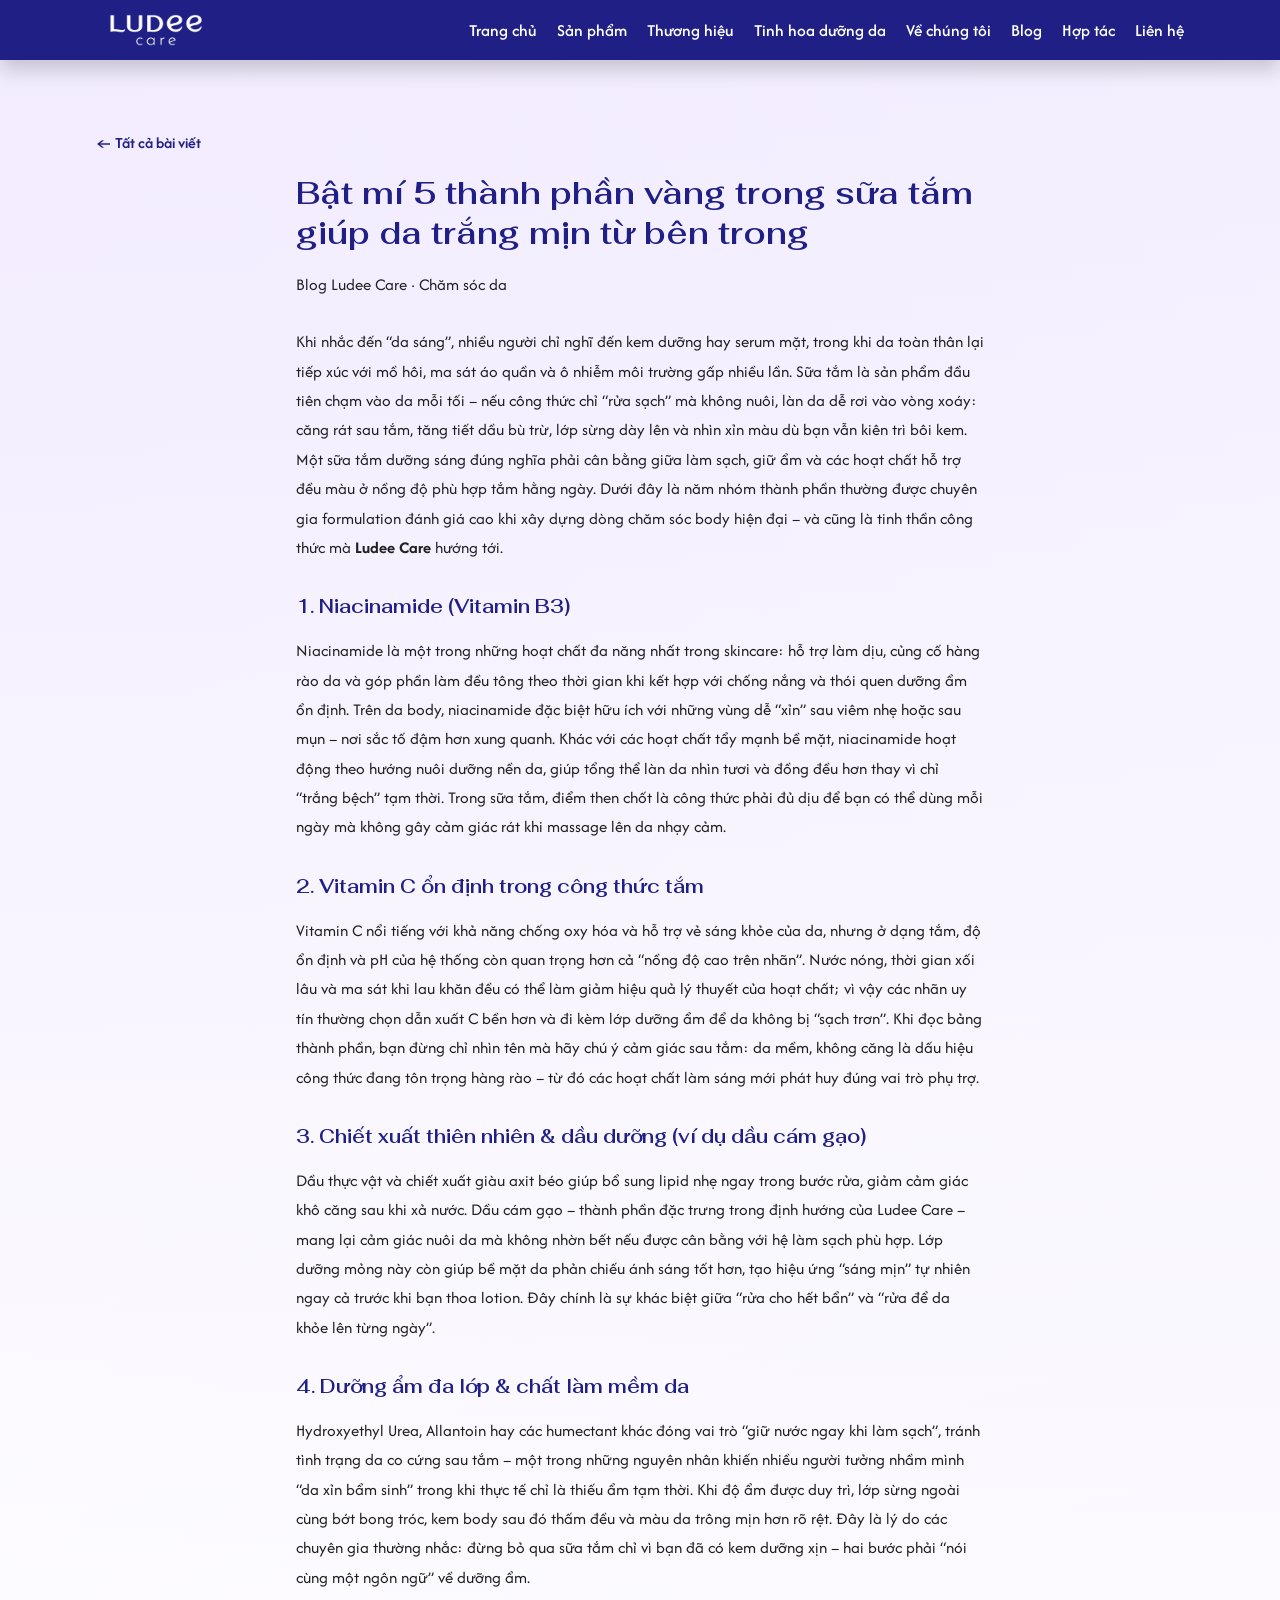
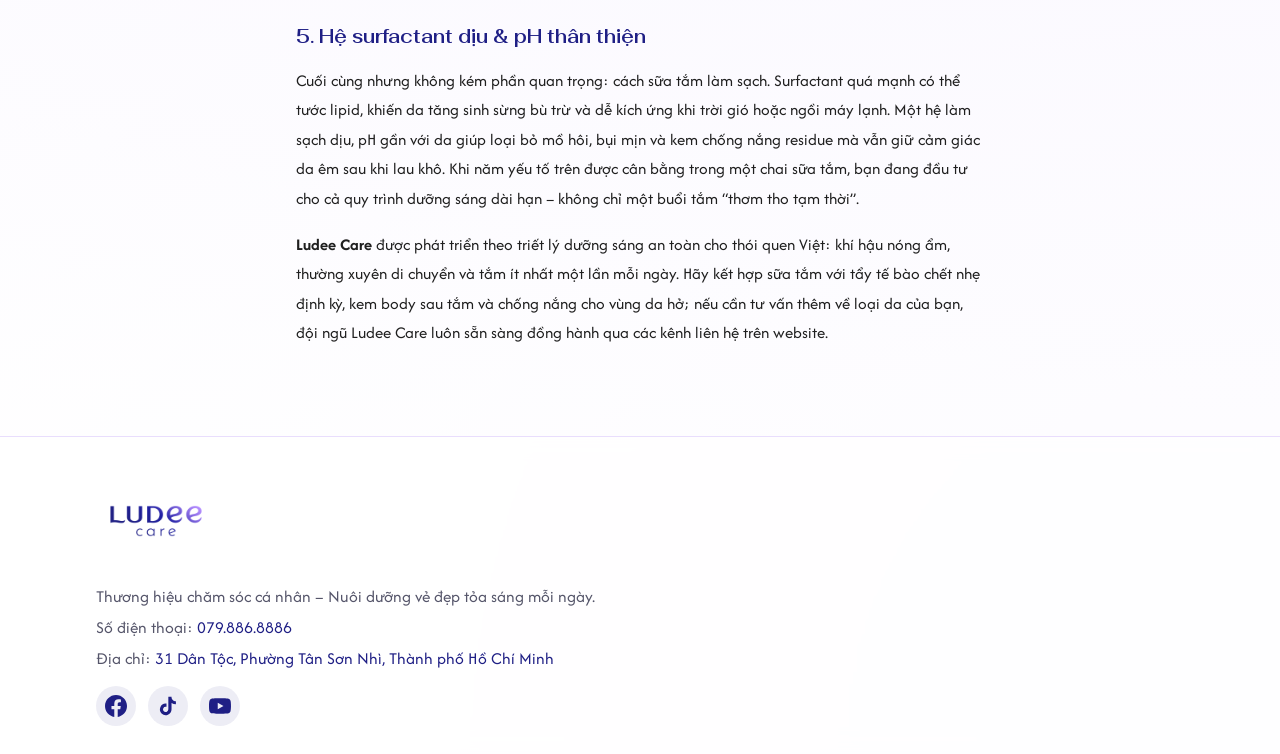
<file: blog/5-thanh-phan-vang-sua-tam.html>
<!DOCTYPE html>
<html lang="vi">
  <head>
    <meta charset="UTF-8" />
    <meta name="viewport" content="width=device-width, initial-scale=1.0" />
    <title>Bật mí 5 thành phần vàng trong sữa tắm - Blog Ludee Care</title>
    <meta name="description" content="Phân tích thành phần giúp da sáng mịn trong sữa tắm Ludee Care." />
    <link rel="preconnect" href="https://fonts.googleapis.com" />
    <link rel="preconnect" href="https://fonts.gstatic.com" crossorigin />
    <link href="https://fonts.googleapis.com/css2?family=Fahkwang:wght@400;500;600;700&family=Afacad+Flux:wght@300;400;500;600&display=swap" rel="stylesheet" />
    <link rel="stylesheet" href="../styles.css" />
    <link rel="icon" type="image/png" href="../Logo/logo-không-nền.png" />
  </head>
  <body class="blog-page">
    <header class="site-header">
      <div class="container site-header__inner">
        <button type="button" class="site-header__menu-btn" aria-label="Mở menu" aria-expanded="false" aria-controls="site-nav">
          <span class="site-header__menu-icon"></span>
        </button>
        <a href="../index.html" class="site-header__brand">
          <img src="../Logo/LOGO-TRẮNG.png" alt="Logo Ludee Care" class="site-header__logo" />
        </a>
        <nav class="site-nav" id="site-nav">
          <a href="../index.html" class="site-nav__link">Trang chủ</a>
          <a href="../index.html#products" class="site-nav__link">Sản phẩm</a>
          <a href="../index.html#story" class="site-nav__link">Thương hiệu</a>
          <a href="../index.html#benefits" class="site-nav__link">Tinh hoa dưỡng da</a>
          <a href="/ve-chung-toi" class="site-nav__link">Về chúng tôi</a>
          <a href="/blog/" class="site-nav__link">Blog</a>
          <a href="../index.html#beauty-secret" class="site-nav__link">Hợp tác</a>
          <a href="../index.html#contact" class="site-nav__link">Liên hệ</a>
        </nav>
      </div>
      <div class="site-nav__dropdown" id="site-nav-dropdown" aria-hidden="true">
        <a href="../index.html" class="site-nav__dropdown-link">Trang chủ</a>
        <a href="../index.html#products" class="site-nav__dropdown-link">Sản phẩm</a>
        <a href="../index.html#story" class="site-nav__dropdown-link">Thương hiệu</a>
        <a href="../index.html#benefits" class="site-nav__dropdown-link">Tinh hoa dưỡng da</a>
        <a href="/ve-chung-toi" class="site-nav__dropdown-link">Về chúng tôi</a>
        <a href="/blog/" class="site-nav__dropdown-link">Blog</a>
        <a href="../index.html#beauty-secret" class="site-nav__dropdown-link">Hợp tác</a>
        <a href="../index.html#contact" class="site-nav__dropdown-link">Liên hệ</a>
      </div>
    </header>

    <main class="blog-post section section--muted">
      <div class="container">
        <a href="/blog/" class="blog-back">← Tất cả bài viết</a>
        <article>
          <h1 class="blog-post__title">Bật mí 5 thành phần vàng trong sữa tắm giúp da trắng mịn từ bên trong</h1>
          <p class="blog-post__meta">Blog Ludee Care · Chăm sóc da</p>
          <p>
            Khi nhắc đến “da sáng”, nhiều người chỉ nghĩ đến kem dưỡng hay serum mặt, trong khi da toàn thân lại tiếp xúc với mồ hôi, ma sát áo quần và ô nhiễm môi trường gấp nhiều lần. Sữa tắm là sản phẩm đầu tiên chạm vào da mỗi tối – nếu công thức chỉ “rửa sạch” mà không nuôi, làn da dễ rơi vào vòng xoáy: căng rát sau tắm, tăng tiết dầu bù trừ, lớp sừng dày lên và nhìn xỉn màu dù bạn vẫn kiên trì bôi kem. Một sữa tắm dưỡng sáng đúng nghĩa phải cân bằng giữa làm sạch, giữ ẩm và các hoạt chất hỗ trợ đều màu ở nồng độ phù hợp tắm hằng ngày. Dưới đây là năm nhóm thành phần thường được chuyên gia formulation đánh giá cao khi xây dựng dòng chăm sóc body hiện đại – và cũng là tinh thần công thức mà <strong>Ludee Care</strong> hướng tới.
          </p>
          <h2>1. Niacinamide (Vitamin B3)</h2>
          <p>
            Niacinamide là một trong những hoạt chất đa năng nhất trong skincare: hỗ trợ làm dịu, củng cố hàng rào da và góp phần làm đều tông theo thời gian khi kết hợp với chống nắng và thói quen dưỡng ẩm ổn định. Trên da body, niacinamide đặc biệt hữu ích với những vùng dễ “xỉn” sau viêm nhẹ hoặc sau mụn – nơi sắc tố đậm hơn xung quanh. Khác với các hoạt chất tẩy mạnh bề mặt, niacinamide hoạt động theo hướng nuôi dưỡng nền da, giúp tổng thể làn da nhìn tươi và đồng đều hơn thay vì chỉ “trắng bệch” tạm thời. Trong sữa tắm, điểm then chốt là công thức phải đủ dịu để bạn có thể dùng mỗi ngày mà không gây cảm giác rát khi massage lên da nhạy cảm.
          </p>
          <h2>2. Vitamin C ổn định trong công thức tắm</h2>
          <p>
            Vitamin C nổi tiếng với khả năng chống oxy hóa và hỗ trợ vẻ sáng khỏe của da, nhưng ở dạng tắm, độ ổn định và pH của hệ thống còn quan trọng hơn cả “nồng độ cao trên nhãn”. Nước nóng, thời gian xối lâu và ma sát khi lau khăn đều có thể làm giảm hiệu quả lý thuyết của hoạt chất; vì vậy các nhãn uy tín thường chọn dẫn xuất C bền hơn và đi kèm lớp dưỡng ẩm để da không bị “sạch trơn”. Khi đọc bảng thành phần, bạn đừng chỉ nhìn tên mà hãy chú ý cảm giác sau tắm: da mềm, không căng là dấu hiệu công thức đang tôn trọng hàng rào – từ đó các hoạt chất làm sáng mới phát huy đúng vai trò phụ trợ.
          </p>
          <h2>3. Chiết xuất thiên nhiên &amp; dầu dưỡng (ví dụ dầu cám gạo)</h2>
          <p>
            Dầu thực vật và chiết xuất giàu axit béo giúp bổ sung lipid nhẹ ngay trong bước rửa, giảm cảm giác khô căng sau khi xả nước. Dầu cám gạo – thành phần đặc trưng trong định hướng của Ludee Care – mang lại cảm giác nuôi da mà không nhờn bết nếu được cân bằng với hệ làm sạch phù hợp. Lớp dưỡng mỏng này còn giúp bề mặt da phản chiếu ánh sáng tốt hơn, tạo hiệu ứng “sáng mịn” tự nhiên ngay cả trước khi bạn thoa lotion. Đây chính là sự khác biệt giữa “rửa cho hết bẩn” và “rửa để da khỏe lên từng ngày”.
          </p>
          <h2>4. Dưỡng ẩm đa lớp &amp; chất làm mềm da</h2>
          <p>
            Hydroxyethyl Urea, Allantoin hay các humectant khác đóng vai trò “giữ nước ngay khi làm sạch”, tránh tình trạng da co cứng sau tắm – một trong những nguyên nhân khiến nhiều người tưởng nhầm mình “da xỉn bẩm sinh” trong khi thực tế chỉ là thiếu ẩm tạm thời. Khi độ ẩm được duy trì, lớp sừng ngoài cùng bớt bong tróc, kem body sau đó thấm đều và màu da trông mịn hơn rõ rệt. Đây là lý do các chuyên gia thường nhắc: đừng bỏ qua sữa tắm chỉ vì bạn đã có kem dưỡng xịn – hai bước phải “nói cùng một ngôn ngữ” về dưỡng ẩm.
          </p>
          <h2>5. Hệ surfactant dịu &amp; pH thân thiện</h2>
          <p>
            Cuối cùng nhưng không kém phần quan trọng: cách sữa tắm làm sạch. Surfactant quá mạnh có thể tước lipid, khiến da tăng sinh sừng bù trừ và dễ kích ứng khi trời gió hoặc ngồi máy lạnh. Một hệ làm sạch dịu, pH gần với da giúp loại bỏ mồ hôi, bụi mịn và kem chống nắng residue mà vẫn giữ cảm giác da êm sau khi lau khô. Khi năm yếu tố trên được cân bằng trong một chai sữa tắm, bạn đang đầu tư cho cả quy trình dưỡng sáng dài hạn – không chỉ một buổi tắm “thơm tho tạm thời”.
          </p>
          <p>
            <strong>Ludee Care</strong> được phát triển theo triết lý dưỡng sáng an toàn cho thói quen Việt: khí hậu nóng ẩm, thường xuyên di chuyển và tắm ít nhất một lần mỗi ngày. Hãy kết hợp sữa tắm với tẩy tế bào chết nhẹ định kỳ, kem body sau tắm và chống nắng cho vùng da hở; nếu cần tư vấn thêm về loại da của bạn, đội ngũ Ludee Care luôn sẵn sàng đồng hành qua các kênh liên hệ trên website.
          </p>
        </article>
      </div>
    </main>

    <footer class="footer">
      <div class="container footer__content">
        <img src="../Logo/logo-không-nền.png" alt="Ludee Care" class="footer__logo" />
        <p class="footer__text">Thương hiệu chăm sóc cá nhân – Nuôi dưỡng vẻ đẹp tỏa sáng mỗi ngày.</p>
        <p class="footer__contact">Số điện thoại: <a href="tel:079886886" class="footer__link">079.886.8886</a></p>
        <p class="footer__contact">
          Địa chỉ: <a href="https://maps.app.goo.gl/S9Ecdm1DkWUrhaQM9" target="_blank" rel="noopener noreferrer" class="footer__link">31 Dân Tộc, Phường Tân Sơn Nhì, Thành phố Hồ Chí Minh</a>
        </p>
        <div class="footer__social" aria-label="Mạng xã hội">
          <a href="#" class="footer__social-link" aria-label="Facebook" title="Facebook"><svg class="footer__icon" viewBox="0 0 24 24" aria-hidden="true"><path fill="currentColor" d="M24 12.073c0-6.627-5.373-12-12-12s-12 5.373-12 12c0 5.99 4.388 10.954 10.125 11.854v-8.385H7.078v-3.47h3.047V9.43c0-3.007 1.792-4.669 4.533-4.669 1.312 0 2.686.235 2.686.235v2.953H15.83c-1.491 0-1.956.925-1.956 1.874v2.25h3.328l-.532 3.47h-2.796v8.385C19.612 23.027 24 18.062 24 12.073z"/></svg></a>
          <a href="#" class="footer__social-link" aria-label="Tiktok" title="Tiktok"><svg class="footer__icon" viewBox="0 0 24 24" aria-hidden="true"><path fill="currentColor" d="M19.59 6.69a4.83 4.83 0 0 1-3.77-4.25V2h-3.45v13.67a2.89 2.89 0 0 1-5.2 1.74 2.89 2.89 0 0 1 2.31-4.64 2.93 2.93 0 0 1 .88.13V9.4a6.84 6.84 0 0 0-1-.05A6.33 6.33 0 0 0 5 20.1a6.34 6.34 0 0 0 10.86-4.43v-7a8.16 8.16 0 0 0 4.77 1.52v-3.4a4.85 4.85 0 0 1-1-.1z"/></svg></a>
          <a href="#" class="footer__social-link" aria-label="Youtube" title="Youtube"><svg class="footer__icon" viewBox="0 0 24 24" aria-hidden="true"><path fill="currentColor" d="M23.498 6.186a3.016 3.016 0 0 0-2.122-2.136C19.505 3.545 12 3.545 12 3.545s-7.505 0-9.377.505A3.017 3.017 0 0 0 .502 6.186C0 8.07 0 12 0 12s0 3.93.502 5.814a3.016 3.016 0 0 0 2.122 2.136c1.871.505 9.376.505 9.376.505s7.505 0 9.377-.505a3.015 3.015 0 0 0 2.122-2.136C24 15.93 24 12 24 12s0-3.93-.502-5.814zM9.545 15.568V8.432L15.818 12l-6.273 3.568z"/></svg></a>
        </div>
      </div>
    </footer>
    <script>
      (function () {
        var menuBtn = document.querySelector(".site-header__menu-btn");
        var dropdown = document.getElementById("site-nav-dropdown");
        if (menuBtn && dropdown) {
          menuBtn.addEventListener("click", function () {
            var isOpen = menuBtn.getAttribute("aria-expanded") === "true";
            menuBtn.setAttribute("aria-expanded", !isOpen);
            dropdown.classList.toggle("site-nav__dropdown--open", !isOpen);
            dropdown.setAttribute("aria-hidden", isOpen);
          });
          dropdown.querySelectorAll(".site-nav__dropdown-link").forEach(function (link) {
            link.addEventListener("click", function () {
              menuBtn.setAttribute("aria-expanded", "false");
              dropdown.classList.remove("site-nav__dropdown--open");
              dropdown.setAttribute("aria-hidden", "true");
            });
          });
        }
      })();
    </script>
  </body>
</html>
</file>
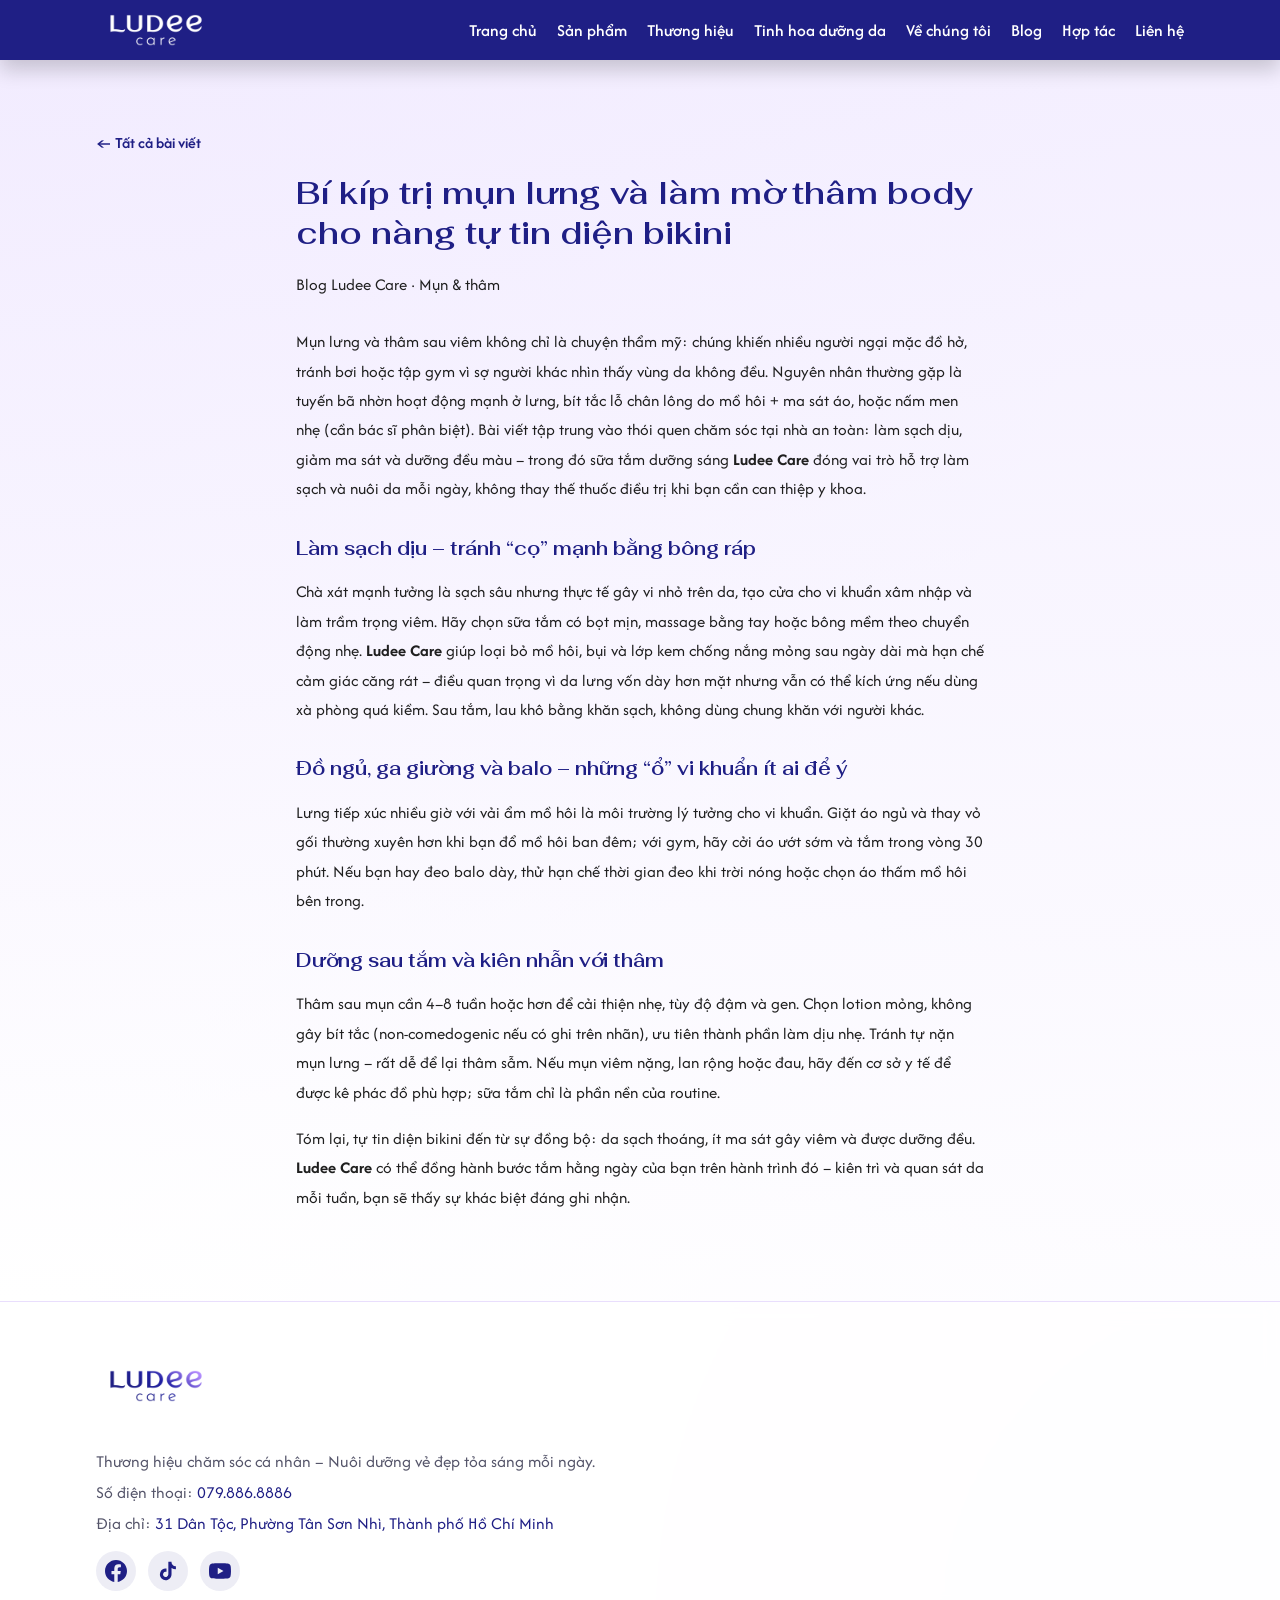
<file: blog/bi-kip-mun-lung-bikini.html>
<!DOCTYPE html>
<html lang="vi">
  <head>
    <meta charset="UTF-8" />
    <meta name="viewport" content="width=device-width, initial-scale=1.0" />
    <title>Bí kíp mụn lưng &amp; thâm body - Blog Ludee Care</title>
    <meta name="description" content="Giảm mụn lưng, mờ thâm: làm sạch dịu với Ludee Care, đồ ngủ sạch và dưỡng sau tắm." />
    <link rel="preconnect" href="https://fonts.googleapis.com" />
    <link rel="preconnect" href="https://fonts.gstatic.com" crossorigin />
    <link href="https://fonts.googleapis.com/css2?family=Fahkwang:wght@400;500;600;700&family=Afacad+Flux:wght@300;400;500;600&display=swap" rel="stylesheet" />
    <link rel="stylesheet" href="../styles.css" />
    <link rel="icon" type="image/png" href="../Logo/logo-không-nền.png" />
  </head>
  <body class="blog-page">
    <header class="site-header">
      <div class="container site-header__inner">
        <button type="button" class="site-header__menu-btn" aria-label="Mở menu" aria-expanded="false" aria-controls="site-nav">
          <span class="site-header__menu-icon"></span>
        </button>
        <a href="../index.html" class="site-header__brand">
          <img src="../Logo/LOGO-TRẮNG.png" alt="Logo Ludee Care" class="site-header__logo" />
        </a>
        <nav class="site-nav" id="site-nav">
          <a href="../index.html" class="site-nav__link">Trang chủ</a>
          <a href="../index.html#products" class="site-nav__link">Sản phẩm</a>
          <a href="../index.html#story" class="site-nav__link">Thương hiệu</a>
          <a href="../index.html#benefits" class="site-nav__link">Tinh hoa dưỡng da</a>
          <a href="/ve-chung-toi" class="site-nav__link">Về chúng tôi</a>
          <a href="/blog/" class="site-nav__link">Blog</a>
          <a href="../index.html#beauty-secret" class="site-nav__link">Hợp tác</a>
          <a href="../index.html#contact" class="site-nav__link">Liên hệ</a>
        </nav>
      </div>
      <div class="site-nav__dropdown" id="site-nav-dropdown" aria-hidden="true">
        <a href="../index.html" class="site-nav__dropdown-link">Trang chủ</a>
        <a href="../index.html#products" class="site-nav__dropdown-link">Sản phẩm</a>
        <a href="../index.html#story" class="site-nav__dropdown-link">Thương hiệu</a>
        <a href="../index.html#benefits" class="site-nav__dropdown-link">Tinh hoa dưỡng da</a>
        <a href="/ve-chung-toi" class="site-nav__dropdown-link">Về chúng tôi</a>
        <a href="/blog/" class="site-nav__dropdown-link">Blog</a>
        <a href="../index.html#beauty-secret" class="site-nav__dropdown-link">Hợp tác</a>
        <a href="../index.html#contact" class="site-nav__dropdown-link">Liên hệ</a>
      </div>
    </header>
    <main class="blog-post section section--muted">
      <div class="container">
        <a href="/blog/" class="blog-back">← Tất cả bài viết</a>
        <article>
          <h1 class="blog-post__title">Bí kíp trị mụn lưng và làm mờ thâm body cho nàng tự tin diện bikini</h1>
          <p class="blog-post__meta">Blog Ludee Care · Mụn &amp; thâm</p>
          <p>
            Mụn lưng và thâm sau viêm không chỉ là chuyện thẩm mỹ: chúng khiến nhiều người ngại mặc đồ hở, tránh bơi hoặc tập gym vì sợ người khác nhìn thấy vùng da không đều. Nguyên nhân thường gặp là tuyến bã nhờn hoạt động mạnh ở lưng, bít tắc lỗ chân lông do mồ hôi + ma sát áo, hoặc nấm men nhẹ (cần bác sĩ phân biệt). Bài viết tập trung vào thói quen chăm sóc tại nhà an toàn: làm sạch dịu, giảm ma sát và dưỡng đều màu – trong đó sữa tắm dưỡng sáng <strong>Ludee Care</strong> đóng vai trò hỗ trợ làm sạch và nuôi da mỗi ngày, không thay thế thuốc điều trị khi bạn cần can thiệp y khoa.
          </p>
          <h2>Làm sạch dịu – tránh “cọ” mạnh bằng bông ráp</h2>
          <p>
            Chà xát mạnh tưởng là sạch sâu nhưng thực tế gây vi nhỏ trên da, tạo cửa cho vi khuẩn xâm nhập và làm trầm trọng viêm. Hãy chọn sữa tắm có bọt mịn, massage bằng tay hoặc bông mềm theo chuyển động nhẹ. <strong>Ludee Care</strong> giúp loại bỏ mồ hôi, bụi và lớp kem chống nắng mỏng sau ngày dài mà hạn chế cảm giác căng rát – điều quan trọng vì da lưng vốn dày hơn mặt nhưng vẫn có thể kích ứng nếu dùng xà phòng quá kiềm. Sau tắm, lau khô bằng khăn sạch, không dùng chung khăn với người khác.
          </p>
          <h2>Đồ ngủ, ga giường và balo – những “ổ” vi khuẩn ít ai để ý</h2>
          <p>
            Lưng tiếp xúc nhiều giờ với vải ẩm mồ hôi là môi trường lý tưởng cho vi khuẩn. Giặt áo ngủ và thay vỏ gối thường xuyên hơn khi bạn đổ mồ hôi ban đêm; với gym, hãy cởi áo ướt sớm và tắm trong vòng 30 phút. Nếu bạn hay đeo balo dày, thử hạn chế thời gian đeo khi trời nóng hoặc chọn áo thấm mồ hôi bên trong.
          </p>
          <h2>Dưỡng sau tắm và kiên nhẫn với thâm</h2>
          <p>
            Thâm sau mụn cần 4–8 tuần hoặc hơn để cải thiện nhẹ, tùy độ đậm và gen. Chọn lotion mỏng, không gây bít tắc (non-comedogenic nếu có ghi trên nhãn), ưu tiên thành phần làm dịu nhẹ. Tránh tự nặn mụn lưng – rất dễ để lại thâm sẫm. Nếu mụn viêm nặng, lan rộng hoặc đau, hãy đến cơ sở y tế để được kê phác đồ phù hợp; sữa tắm chỉ là phần nền của routine.
          </p>
          <p>
            Tóm lại, tự tin diện bikini đến từ sự đồng bộ: da sạch thoáng, ít ma sát gây viêm và được dưỡng đều. <strong>Ludee Care</strong> có thể đồng hành bước tắm hằng ngày của bạn trên hành trình đó – kiên trì và quan sát da mỗi tuần, bạn sẽ thấy sự khác biệt đáng ghi nhận.
          </p>
        </article>
      </div>
    </main>
    <footer class="footer">
      <div class="container footer__content">
        <img src="../Logo/logo-không-nền.png" alt="Ludee Care" class="footer__logo" />
        <p class="footer__text">Thương hiệu chăm sóc cá nhân – Nuôi dưỡng vẻ đẹp tỏa sáng mỗi ngày.</p>
        <p class="footer__contact">Số điện thoại: <a href="tel:079886886" class="footer__link">079.886.8886</a></p>
        <p class="footer__contact">
          Địa chỉ: <a href="https://maps.app.goo.gl/S9Ecdm1DkWUrhaQM9" target="_blank" rel="noopener noreferrer" class="footer__link">31 Dân Tộc, Phường Tân Sơn Nhì, Thành phố Hồ Chí Minh</a>
        </p>
        <div class="footer__social" aria-label="Mạng xã hội">
          <a href="#" class="footer__social-link" aria-label="Facebook" title="Facebook"><svg class="footer__icon" viewBox="0 0 24 24" aria-hidden="true"><path fill="currentColor" d="M24 12.073c0-6.627-5.373-12-12-12s-12 5.373-12 12c0 5.99 4.388 10.954 10.125 11.854v-8.385H7.078v-3.47h3.047V9.43c0-3.007 1.792-4.669 4.533-4.669 1.312 0 2.686.235 2.686.235v2.953H15.83c-1.491 0-1.956.925-1.956 1.874v2.25h3.328l-.532 3.47h-2.796v8.385C19.612 23.027 24 18.062 24 12.073z"/></svg></a>
          <a href="#" class="footer__social-link" aria-label="Tiktok" title="Tiktok"><svg class="footer__icon" viewBox="0 0 24 24" aria-hidden="true"><path fill="currentColor" d="M19.59 6.69a4.83 4.83 0 0 1-3.77-4.25V2h-3.45v13.67a2.89 2.89 0 0 1-5.2 1.74 2.89 2.89 0 0 1 2.31-4.64 2.93 2.93 0 0 1 .88.13V9.4a6.84 6.84 0 0 0-1-.05A6.33 6.33 0 0 0 5 20.1a6.34 6.34 0 0 0 10.86-4.43v-7a8.16 8.16 0 0 0 4.77 1.52v-3.4a4.85 4.85 0 0 1-1-.1z"/></svg></a>
          <a href="#" class="footer__social-link" aria-label="Youtube" title="Youtube"><svg class="footer__icon" viewBox="0 0 24 24" aria-hidden="true"><path fill="currentColor" d="M23.498 6.186a3.016 3.016 0 0 0-2.122-2.136C19.505 3.545 12 3.545 12 3.545s-7.505 0-9.377.505A3.017 3.017 0 0 0 .502 6.186C0 8.07 0 12 0 12s0 3.93.502 5.814a3.016 3.016 0 0 0 2.122 2.136c1.871.505 9.376.505 9.376.505s7.505 0 9.377-.505a3.015 3.015 0 0 0 2.122-2.136C24 15.93 24 12 24 12s0-3.93-.502-5.814zM9.545 15.568V8.432L15.818 12l-6.273 3.568z"/></svg></a>
        </div>
      </div>
    </footer>
    <script>
      (function () {
        var menuBtn = document.querySelector(".site-header__menu-btn");
        var dropdown = document.getElementById("site-nav-dropdown");
        if (menuBtn && dropdown) {
          menuBtn.addEventListener("click", function () {
            var isOpen = menuBtn.getAttribute("aria-expanded") === "true";
            menuBtn.setAttribute("aria-expanded", !isOpen);
            dropdown.classList.toggle("site-nav__dropdown--open", !isOpen);
            dropdown.setAttribute("aria-hidden", isOpen);
          });
          dropdown.querySelectorAll(".site-nav__dropdown-link").forEach(function (link) {
            link.addEventListener("click", function () {
              menuBtn.setAttribute("aria-expanded", "false");
              dropdown.classList.remove("site-nav__dropdown--open");
              dropdown.setAttribute("aria-hidden", "true");
            });
          });
        }
      })();
    </script>
  </body>
</html>
</file>
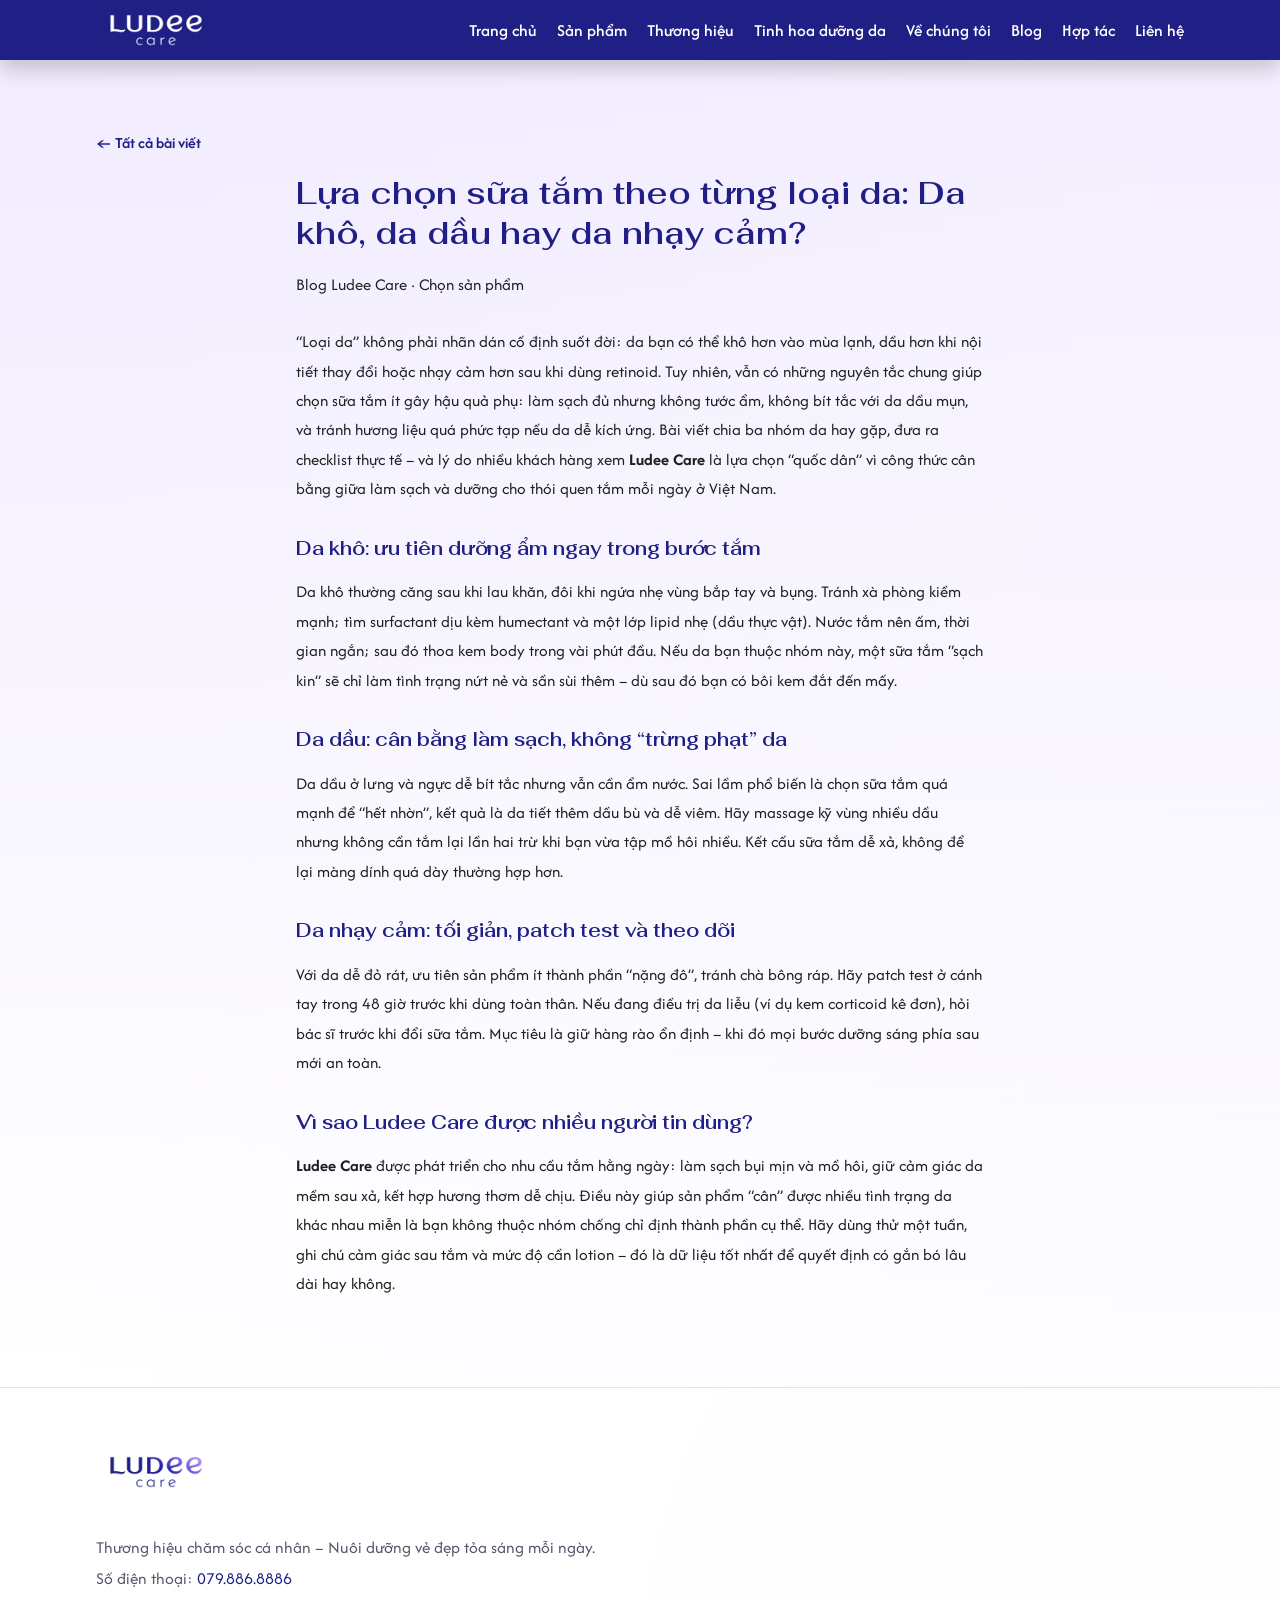
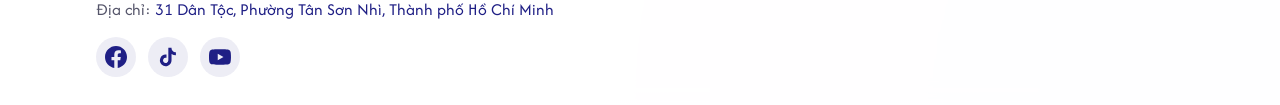
<file: blog/chon-sua-tam-theo-loai-da.html>
<!DOCTYPE html>
<html lang="vi">
  <head>
    <meta charset="UTF-8" />
    <meta name="viewport" content="width=device-width, initial-scale=1.0" />
    <title>Chọn sữa tắm theo loại da - Blog Ludee Care</title>
    <meta name="description" content="Gợi ý chọn sữa tắm cho da khô, da dầu, da nhạy cảm và vì sao Ludee Care phù hợp nhiều loại da." />
    <link rel="preconnect" href="https://fonts.googleapis.com" />
    <link rel="preconnect" href="https://fonts.gstatic.com" crossorigin />
    <link href="https://fonts.googleapis.com/css2?family=Fahkwang:wght@400;500;600;700&family=Afacad+Flux:wght@300;400;500;600&display=swap" rel="stylesheet" />
    <link rel="stylesheet" href="../styles.css" />
    <link rel="icon" type="image/png" href="../Logo/logo-không-nền.png" />
  </head>
  <body class="blog-page">
    <header class="site-header">
      <div class="container site-header__inner">
        <button type="button" class="site-header__menu-btn" aria-label="Mở menu" aria-expanded="false" aria-controls="site-nav">
          <span class="site-header__menu-icon"></span>
        </button>
        <a href="../index.html" class="site-header__brand">
          <img src="../Logo/LOGO-TRẮNG.png" alt="Logo Ludee Care" class="site-header__logo" />
        </a>
        <nav class="site-nav" id="site-nav">
          <a href="../index.html" class="site-nav__link">Trang chủ</a>
          <a href="../index.html#products" class="site-nav__link">Sản phẩm</a>
          <a href="../index.html#story" class="site-nav__link">Thương hiệu</a>
          <a href="../index.html#benefits" class="site-nav__link">Tinh hoa dưỡng da</a>
          <a href="/ve-chung-toi" class="site-nav__link">Về chúng tôi</a>
          <a href="/blog/" class="site-nav__link">Blog</a>
          <a href="../index.html#beauty-secret" class="site-nav__link">Hợp tác</a>
          <a href="../index.html#contact" class="site-nav__link">Liên hệ</a>
        </nav>
      </div>
      <div class="site-nav__dropdown" id="site-nav-dropdown" aria-hidden="true">
        <a href="../index.html" class="site-nav__dropdown-link">Trang chủ</a>
        <a href="../index.html#products" class="site-nav__dropdown-link">Sản phẩm</a>
        <a href="../index.html#story" class="site-nav__dropdown-link">Thương hiệu</a>
        <a href="../index.html#benefits" class="site-nav__dropdown-link">Tinh hoa dưỡng da</a>
        <a href="/ve-chung-toi" class="site-nav__dropdown-link">Về chúng tôi</a>
        <a href="/blog/" class="site-nav__dropdown-link">Blog</a>
        <a href="../index.html#beauty-secret" class="site-nav__dropdown-link">Hợp tác</a>
        <a href="../index.html#contact" class="site-nav__dropdown-link">Liên hệ</a>
      </div>
    </header>

    <main class="blog-post section section--muted">
      <div class="container">
        <a href="/blog/" class="blog-back">← Tất cả bài viết</a>
        <article>
          <h1 class="blog-post__title">Lựa chọn sữa tắm theo từng loại da: Da khô, da dầu hay da nhạy cảm?</h1>
          <p class="blog-post__meta">Blog Ludee Care · Chọn sản phẩm</p>
          <p>
            “Loại da” không phải nhãn dán cố định suốt đời: da bạn có thể khô hơn vào mùa lạnh, dầu hơn khi nội tiết thay đổi hoặc nhạy cảm hơn sau khi dùng retinoid. Tuy nhiên, vẫn có những nguyên tắc chung giúp chọn sữa tắm ít gây hậu quả phụ: làm sạch đủ nhưng không tước ẩm, không bít tắc với da dầu mụn, và tránh hương liệu quá phức tạp nếu da dễ kích ứng. Bài viết chia ba nhóm da hay gặp, đưa ra checklist thực tế – và lý do nhiều khách hàng xem <strong>Ludee Care</strong> là lựa chọn “quốc dân” vì công thức cân bằng giữa làm sạch và dưỡng cho thói quen tắm mỗi ngày ở Việt Nam.
          </p>
          <h2>Da khô: ưu tiên dưỡng ẩm ngay trong bước tắm</h2>
          <p>
            Da khô thường căng sau khi lau khăn, đôi khi ngứa nhẹ vùng bắp tay và bụng. Tránh xà phòng kiềm mạnh; tìm surfactant dịu kèm humectant và một lớp lipid nhẹ (dầu thực vật). Nước tắm nên ấm, thời gian ngắn; sau đó thoa kem body trong vài phút đầu. Nếu da bạn thuộc nhóm này, một sữa tắm “sạch kin” sẽ chỉ làm tình trạng nứt nẻ và sần sùi thêm – dù sau đó bạn có bôi kem đắt đến mấy.
          </p>
          <h2>Da dầu: cân bằng làm sạch, không “trừng phạt” da</h2>
          <p>
            Da dầu ở lưng và ngực dễ bít tắc nhưng vẫn cần ẩm nước. Sai lầm phổ biến là chọn sữa tắm quá mạnh để “hết nhờn”, kết quả là da tiết thêm dầu bù và dễ viêm. Hãy massage kỹ vùng nhiều dầu nhưng không cần tắm lại lần hai trừ khi bạn vừa tập mồ hôi nhiều. Kết cấu sữa tắm dễ xả, không để lại màng dính quá dày thường hợp hơn.
          </p>
          <h2>Da nhạy cảm: tối giản, patch test và theo dõi</h2>
          <p>
            Với da dễ đỏ rát, ưu tiên sản phẩm ít thành phần “nặng đô”, tránh chà bông ráp. Hãy patch test ở cánh tay trong 48 giờ trước khi dùng toàn thân. Nếu đang điều trị da liễu (ví dụ kem corticoid kê đơn), hỏi bác sĩ trước khi đổi sữa tắm. Mục tiêu là giữ hàng rào ổn định – khi đó mọi bước dưỡng sáng phía sau mới an toàn.
          </p>
          <h2>Vì sao Ludee Care được nhiều người tin dùng?</h2>
          <p>
            <strong>Ludee Care</strong> được phát triển cho nhu cầu tắm hằng ngày: làm sạch bụi mịn và mồ hôi, giữ cảm giác da mềm sau xả, kết hợp hương thơm dễ chịu. Điều này giúp sản phẩm “cân” được nhiều tình trạng da khác nhau miễn là bạn không thuộc nhóm chống chỉ định thành phần cụ thể. Hãy dùng thử một tuần, ghi chú cảm giác sau tắm và mức độ cần lotion – đó là dữ liệu tốt nhất để quyết định có gắn bó lâu dài hay không.
          </p>
        </article>
      </div>
    </main>

    <footer class="footer">
      <div class="container footer__content">
        <img src="../Logo/logo-không-nền.png" alt="Ludee Care" class="footer__logo" />
        <p class="footer__text">Thương hiệu chăm sóc cá nhân – Nuôi dưỡng vẻ đẹp tỏa sáng mỗi ngày.</p>
        <p class="footer__contact">Số điện thoại: <a href="tel:079886886" class="footer__link">079.886.8886</a></p>
        <p class="footer__contact">
          Địa chỉ: <a href="https://maps.app.goo.gl/S9Ecdm1DkWUrhaQM9" target="_blank" rel="noopener noreferrer" class="footer__link">31 Dân Tộc, Phường Tân Sơn Nhì, Thành phố Hồ Chí Minh</a>
        </p>
        <div class="footer__social" aria-label="Mạng xã hội">
          <a href="#" class="footer__social-link" aria-label="Facebook" title="Facebook"><svg class="footer__icon" viewBox="0 0 24 24" aria-hidden="true"><path fill="currentColor" d="M24 12.073c0-6.627-5.373-12-12-12s-12 5.373-12 12c0 5.99 4.388 10.954 10.125 11.854v-8.385H7.078v-3.47h3.047V9.43c0-3.007 1.792-4.669 4.533-4.669 1.312 0 2.686.235 2.686.235v2.953H15.83c-1.491 0-1.956.925-1.956 1.874v2.25h3.328l-.532 3.47h-2.796v8.385C19.612 23.027 24 18.062 24 12.073z"/></svg></a>
          <a href="#" class="footer__social-link" aria-label="Tiktok" title="Tiktok"><svg class="footer__icon" viewBox="0 0 24 24" aria-hidden="true"><path fill="currentColor" d="M19.59 6.69a4.83 4.83 0 0 1-3.77-4.25V2h-3.45v13.67a2.89 2.89 0 0 1-5.2 1.74 2.89 2.89 0 0 1 2.31-4.64 2.93 2.93 0 0 1 .88.13V9.4a6.84 6.84 0 0 0-1-.05A6.33 6.33 0 0 0 5 20.1a6.34 6.34 0 0 0 10.86-4.43v-7a8.16 8.16 0 0 0 4.77 1.52v-3.4a4.85 4.85 0 0 1-1-.1z"/></svg></a>
          <a href="#" class="footer__social-link" aria-label="Youtube" title="Youtube"><svg class="footer__icon" viewBox="0 0 24 24" aria-hidden="true"><path fill="currentColor" d="M23.498 6.186a3.016 3.016 0 0 0-2.122-2.136C19.505 3.545 12 3.545 12 3.545s-7.505 0-9.377.505A3.017 3.017 0 0 0 .502 6.186C0 8.07 0 12 0 12s0 3.93.502 5.814a3.016 3.016 0 0 0 2.122 2.136c1.871.505 9.376.505 9.376.505s7.505 0 9.377-.505a3.015 3.015 0 0 0 2.122-2.136C24 15.93 24 12 24 12s0-3.93-.502-5.814zM9.545 15.568V8.432L15.818 12l-6.273 3.568z"/></svg></a>
        </div>
      </div>
    </footer>
    <script>
      (function () {
        var menuBtn = document.querySelector(".site-header__menu-btn");
        var dropdown = document.getElementById("site-nav-dropdown");
        if (menuBtn && dropdown) {
          menuBtn.addEventListener("click", function () {
            var isOpen = menuBtn.getAttribute("aria-expanded") === "true";
            menuBtn.setAttribute("aria-expanded", !isOpen);
            dropdown.classList.toggle("site-nav__dropdown--open", !isOpen);
            dropdown.setAttribute("aria-hidden", isOpen);
          });
          dropdown.querySelectorAll(".site-nav__dropdown-link").forEach(function (link) {
            link.addEventListener("click", function () {
              menuBtn.setAttribute("aria-expanded", "false");
              dropdown.classList.remove("site-nav__dropdown--open");
              dropdown.setAttribute("aria-hidden", "true");
            });
          });
        }
      })();
    </script>
  </body>
</html>
</file>
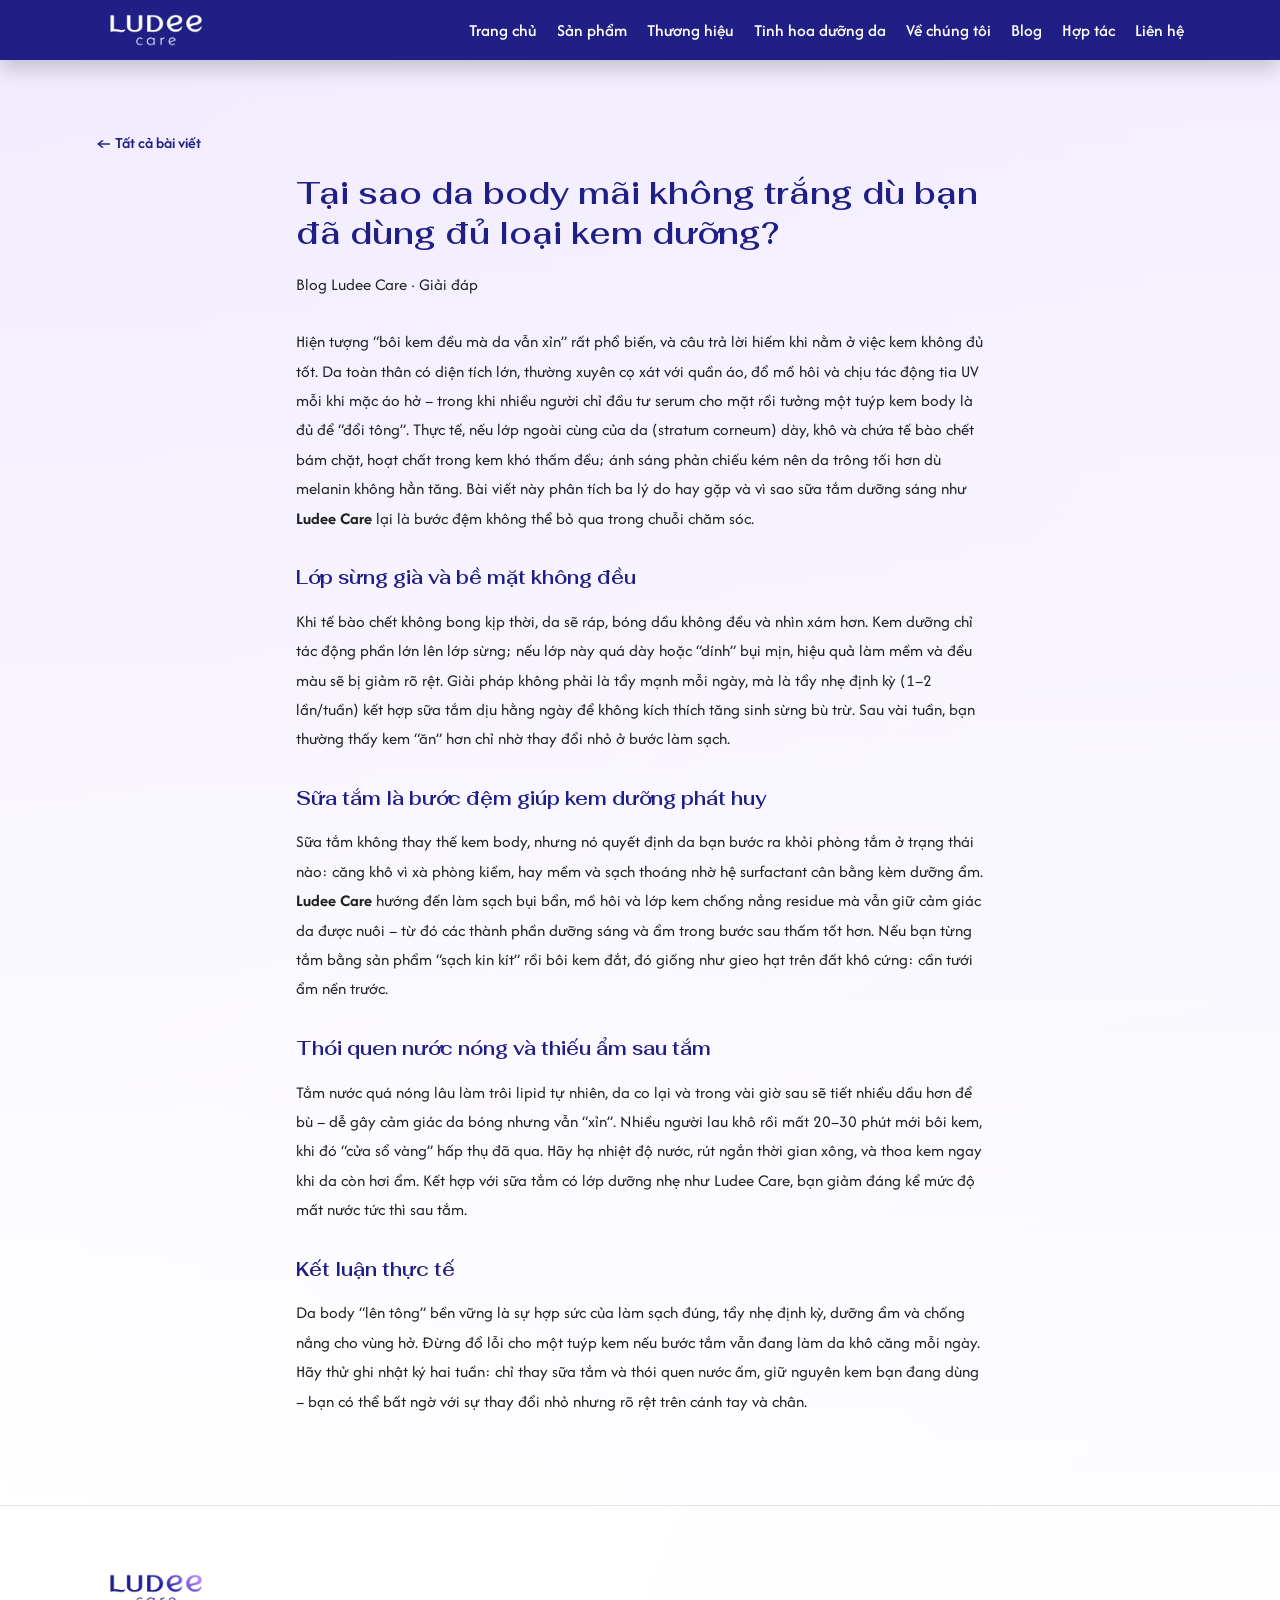
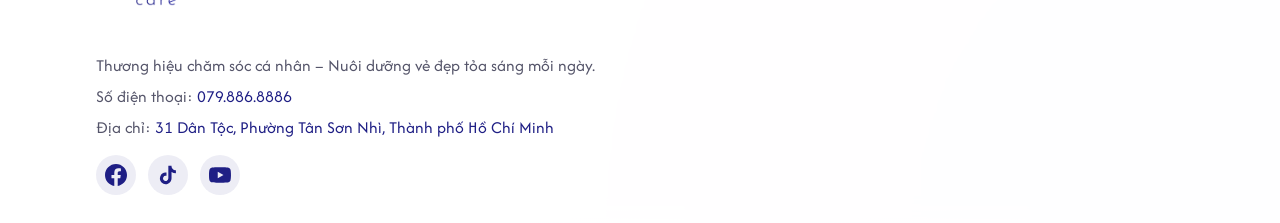
<file: blog/da-body-khong-trang.html>
<!DOCTYPE html>
<html lang="vi">
  <head>
    <meta charset="UTF-8" />
    <meta name="viewport" content="width=device-width, initial-scale=1.0" />
    <title>Tại sao da body mãi không trắng? - Blog Ludee Care</title>
    <meta name="description" content="Vì sao kem dưỡng chưa đủ: lớp sừng già, làm sạch và vai trò sữa tắm Ludee Care như bước đệm." />
    <link rel="preconnect" href="https://fonts.googleapis.com" />
    <link rel="preconnect" href="https://fonts.gstatic.com" crossorigin />
    <link href="https://fonts.googleapis.com/css2?family=Fahkwang:wght@400;500;600;700&family=Afacad+Flux:wght@300;400;500;600&display=swap" rel="stylesheet" />
    <link rel="stylesheet" href="../styles.css" />
    <link rel="icon" type="image/png" href="../Logo/logo-không-nền.png" />
  </head>
  <body class="blog-page">
    <header class="site-header">
      <div class="container site-header__inner">
        <button type="button" class="site-header__menu-btn" aria-label="Mở menu" aria-expanded="false" aria-controls="site-nav">
          <span class="site-header__menu-icon"></span>
        </button>
        <a href="../index.html" class="site-header__brand">
          <img src="../Logo/LOGO-TRẮNG.png" alt="Logo Ludee Care" class="site-header__logo" />
        </a>
        <nav class="site-nav" id="site-nav">
          <a href="../index.html" class="site-nav__link">Trang chủ</a>
          <a href="../index.html#products" class="site-nav__link">Sản phẩm</a>
          <a href="../index.html#story" class="site-nav__link">Thương hiệu</a>
          <a href="../index.html#benefits" class="site-nav__link">Tinh hoa dưỡng da</a>
          <a href="/ve-chung-toi" class="site-nav__link">Về chúng tôi</a>
          <a href="/blog/" class="site-nav__link">Blog</a>
          <a href="../index.html#beauty-secret" class="site-nav__link">Hợp tác</a>
          <a href="../index.html#contact" class="site-nav__link">Liên hệ</a>
        </nav>
      </div>
      <div class="site-nav__dropdown" id="site-nav-dropdown" aria-hidden="true">
        <a href="../index.html" class="site-nav__dropdown-link">Trang chủ</a>
        <a href="../index.html#products" class="site-nav__dropdown-link">Sản phẩm</a>
        <a href="../index.html#story" class="site-nav__dropdown-link">Thương hiệu</a>
        <a href="../index.html#benefits" class="site-nav__dropdown-link">Tinh hoa dưỡng da</a>
        <a href="/ve-chung-toi" class="site-nav__dropdown-link">Về chúng tôi</a>
        <a href="/blog/" class="site-nav__dropdown-link">Blog</a>
        <a href="../index.html#beauty-secret" class="site-nav__dropdown-link">Hợp tác</a>
        <a href="../index.html#contact" class="site-nav__dropdown-link">Liên hệ</a>
      </div>
    </header>
    <main class="blog-post section section--muted">
      <div class="container">
        <a href="/blog/" class="blog-back">← Tất cả bài viết</a>
        <article>
          <h1 class="blog-post__title">Tại sao da body mãi không trắng dù bạn đã dùng đủ loại kem dưỡng?</h1>
          <p class="blog-post__meta">Blog Ludee Care · Giải đáp</p>
          <p>
            Hiện tượng “bôi kem đều mà da vẫn xỉn” rất phổ biến, và câu trả lời hiếm khi nằm ở việc kem không đủ tốt. Da toàn thân có diện tích lớn, thường xuyên cọ xát với quần áo, đổ mồ hôi và chịu tác động tia UV mỗi khi mặc áo hở – trong khi nhiều người chỉ đầu tư serum cho mặt rồi tưởng một tuýp kem body là đủ để “đổi tông”. Thực tế, nếu lớp ngoài cùng của da (stratum corneum) dày, khô và chứa tế bào chết bám chặt, hoạt chất trong kem khó thấm đều; ánh sáng phản chiếu kém nên da trông tối hơn dù melanin không hẳn tăng. Bài viết này phân tích ba lý do hay gặp và vì sao sữa tắm dưỡng sáng như <strong>Ludee Care</strong> lại là bước đệm không thể bỏ qua trong chuỗi chăm sóc.
          </p>
          <h2>Lớp sừng già và bề mặt không đều</h2>
          <p>
            Khi tế bào chết không bong kịp thời, da sẽ ráp, bóng dầu không đều và nhìn xám hơn. Kem dưỡng chỉ tác động phần lớn lên lớp sừng; nếu lớp này quá dày hoặc “dính” bụi mịn, hiệu quả làm mềm và đều màu sẽ bị giảm rõ rệt. Giải pháp không phải là tẩy mạnh mỗi ngày, mà là tẩy nhẹ định kỳ (1–2 lần/tuần) kết hợp sữa tắm dịu hằng ngày để không kích thích tăng sinh sừng bù trừ. Sau vài tuần, bạn thường thấy kem “ăn” hơn chỉ nhờ thay đổi nhỏ ở bước làm sạch.
          </p>
          <h2>Sữa tắm là bước đệm giúp kem dưỡng phát huy</h2>
          <p>
            Sữa tắm không thay thế kem body, nhưng nó quyết định da bạn bước ra khỏi phòng tắm ở trạng thái nào: căng khô vì xà phòng kiềm, hay mềm và sạch thoáng nhờ hệ surfactant cân bằng kèm dưỡng ẩm. <strong>Ludee Care</strong> hướng đến làm sạch bụi bẩn, mồ hôi và lớp kem chống nắng residue mà vẫn giữ cảm giác da được nuôi – từ đó các thành phần dưỡng sáng và ẩm trong bước sau thấm tốt hơn. Nếu bạn từng tắm bằng sản phẩm “sạch kin kít” rồi bôi kem đắt, đó giống như gieo hạt trên đất khô cứng: cần tưới ẩm nền trước.
          </p>
          <h2>Thói quen nước nóng và thiếu ẩm sau tắm</h2>
          <p>
            Tắm nước quá nóng lâu làm trôi lipid tự nhiên, da co lại và trong vài giờ sau sẽ tiết nhiều dầu hơn để bù – dễ gây cảm giác da bóng nhưng vẫn “xỉn”. Nhiều người lau khô rồi mất 20–30 phút mới bôi kem, khi đó “cửa sổ vàng” hấp thụ đã qua. Hãy hạ nhiệt độ nước, rút ngắn thời gian xông, và thoa kem ngay khi da còn hơi ẩm. Kết hợp với sữa tắm có lớp dưỡng nhẹ như Ludee Care, bạn giảm đáng kể mức độ mất nước tức thì sau tắm.
          </p>
          <h2>Kết luận thực tế</h2>
          <p>
            Da body “lên tông” bền vững là sự hợp sức của làm sạch đúng, tẩy nhẹ định kỳ, dưỡng ẩm và chống nắng cho vùng hở. Đừng đổ lỗi cho một tuýp kem nếu bước tắm vẫn đang làm da khô căng mỗi ngày. Hãy thử ghi nhật ký hai tuần: chỉ thay sữa tắm và thói quen nước ấm, giữ nguyên kem bạn đang dùng – bạn có thể bất ngờ với sự thay đổi nhỏ nhưng rõ rệt trên cánh tay và chân.
          </p>
        </article>
      </div>
    </main>
    <footer class="footer">
      <div class="container footer__content">
        <img src="../Logo/logo-không-nền.png" alt="Ludee Care" class="footer__logo" />
        <p class="footer__text">Thương hiệu chăm sóc cá nhân – Nuôi dưỡng vẻ đẹp tỏa sáng mỗi ngày.</p>
        <p class="footer__contact">Số điện thoại: <a href="tel:079886886" class="footer__link">079.886.8886</a></p>
        <p class="footer__contact">
          Địa chỉ: <a href="https://maps.app.goo.gl/S9Ecdm1DkWUrhaQM9" target="_blank" rel="noopener noreferrer" class="footer__link">31 Dân Tộc, Phường Tân Sơn Nhì, Thành phố Hồ Chí Minh</a>
        </p>
        <div class="footer__social" aria-label="Mạng xã hội">
          <a href="#" class="footer__social-link" aria-label="Facebook" title="Facebook"><svg class="footer__icon" viewBox="0 0 24 24" aria-hidden="true"><path fill="currentColor" d="M24 12.073c0-6.627-5.373-12-12-12s-12 5.373-12 12c0 5.99 4.388 10.954 10.125 11.854v-8.385H7.078v-3.47h3.047V9.43c0-3.007 1.792-4.669 4.533-4.669 1.312 0 2.686.235 2.686.235v2.953H15.83c-1.491 0-1.956.925-1.956 1.874v2.25h3.328l-.532 3.47h-2.796v8.385C19.612 23.027 24 18.062 24 12.073z"/></svg></a>
          <a href="#" class="footer__social-link" aria-label="Tiktok" title="Tiktok"><svg class="footer__icon" viewBox="0 0 24 24" aria-hidden="true"><path fill="currentColor" d="M19.59 6.69a4.83 4.83 0 0 1-3.77-4.25V2h-3.45v13.67a2.89 2.89 0 0 1-5.2 1.74 2.89 2.89 0 0 1 2.31-4.64 2.93 2.93 0 0 1 .88.13V9.4a6.84 6.84 0 0 0-1-.05A6.33 6.33 0 0 0 5 20.1a6.34 6.34 0 0 0 10.86-4.43v-7a8.16 8.16 0 0 0 4.77 1.52v-3.4a4.85 4.85 0 0 1-1-.1z"/></svg></a>
          <a href="#" class="footer__social-link" aria-label="Youtube" title="Youtube"><svg class="footer__icon" viewBox="0 0 24 24" aria-hidden="true"><path fill="currentColor" d="M23.498 6.186a3.016 3.016 0 0 0-2.122-2.136C19.505 3.545 12 3.545 12 3.545s-7.505 0-9.377.505A3.017 3.017 0 0 0 .502 6.186C0 8.07 0 12 0 12s0 3.93.502 5.814a3.016 3.016 0 0 0 2.122 2.136c1.871.505 9.376.505 9.376.505s7.505 0 9.377-.505a3.015 3.015 0 0 0 2.122-2.136C24 15.93 24 12 24 12s0-3.93-.502-5.814zM9.545 15.568V8.432L15.818 12l-6.273 3.568z"/></svg></a>
        </div>
      </div>
    </footer>
    <script>
      (function () {
        var menuBtn = document.querySelector(".site-header__menu-btn");
        var dropdown = document.getElementById("site-nav-dropdown");
        if (menuBtn && dropdown) {
          menuBtn.addEventListener("click", function () {
            var isOpen = menuBtn.getAttribute("aria-expanded") === "true";
            menuBtn.setAttribute("aria-expanded", !isOpen);
            dropdown.classList.toggle("site-nav__dropdown--open", !isOpen);
            dropdown.setAttribute("aria-hidden", isOpen);
          });
          dropdown.querySelectorAll(".site-nav__dropdown-link").forEach(function (link) {
            link.addEventListener("click", function () {
              menuBtn.setAttribute("aria-expanded", "false");
              dropdown.classList.remove("site-nav__dropdown--open");
              dropdown.setAttribute("aria-hidden", "true");
            });
          });
        }
      })();
    </script>
  </body>
</html>
</file>
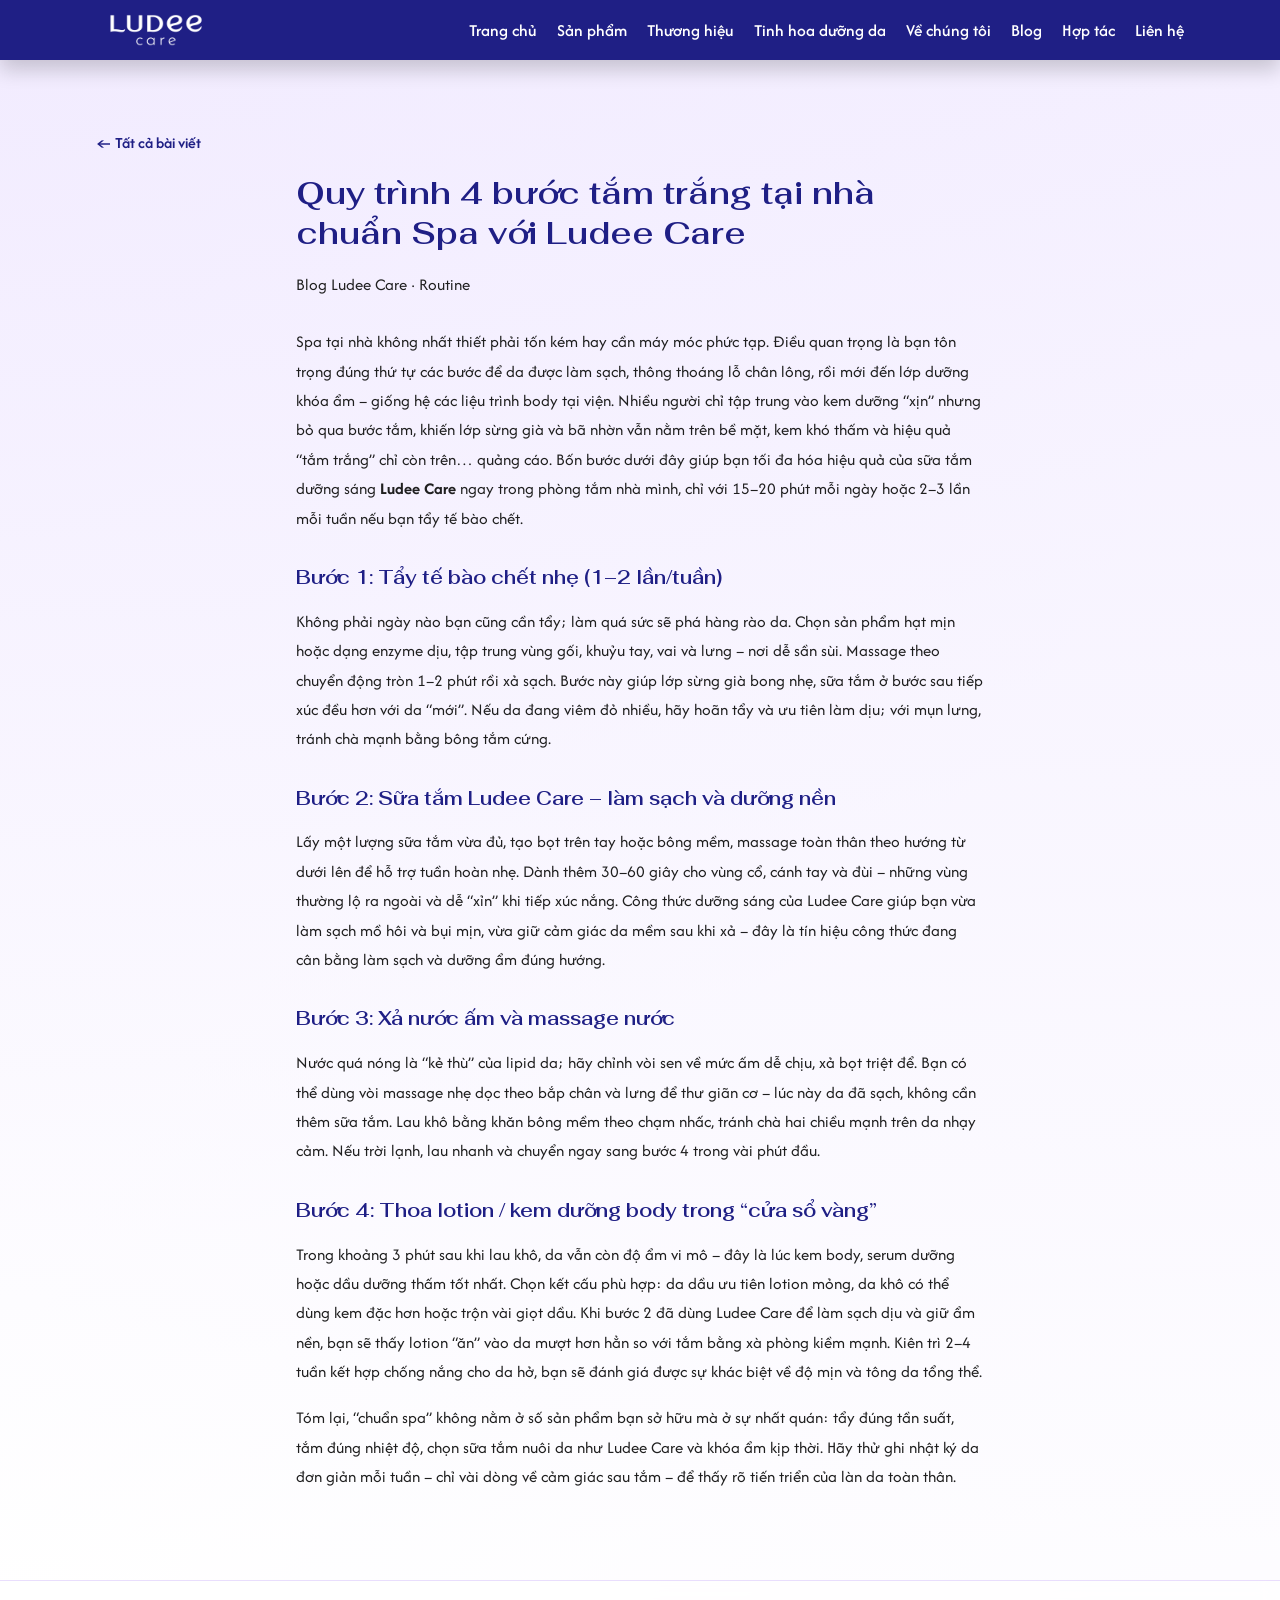
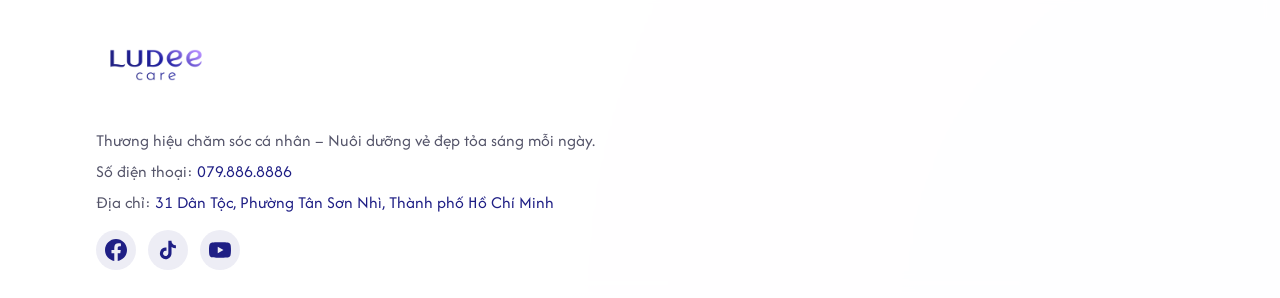
<file: blog/quy-trinh-4-buoc-spa-tai-nha.html>
<!DOCTYPE html>
<html lang="vi">
  <head>
    <meta charset="UTF-8" />
    <meta name="viewport" content="width=device-width, initial-scale=1.0" />
    <title>Quy trình 4 bước tắm trắng tại nhà chuẩn Spa - Blog Ludee Care</title>
    <meta name="description" content="4 bước tối ưu tắm tại nhà: tẩy nhẹ, sữa tắm Ludee Care, massage, dưỡng ẩm – routine spa tại nhà." />
    <link rel="preconnect" href="https://fonts.googleapis.com" />
    <link rel="preconnect" href="https://fonts.gstatic.com" crossorigin />
    <link href="https://fonts.googleapis.com/css2?family=Fahkwang:wght@400;500;600;700&family=Afacad+Flux:wght@300;400;500;600&display=swap" rel="stylesheet" />
    <link rel="stylesheet" href="../styles.css" />
    <link rel="icon" type="image/png" href="../Logo/logo-không-nền.png" />
  </head>
  <body class="blog-page">
    <header class="site-header">
      <div class="container site-header__inner">
        <button type="button" class="site-header__menu-btn" aria-label="Mở menu" aria-expanded="false" aria-controls="site-nav">
          <span class="site-header__menu-icon"></span>
        </button>
        <a href="../index.html" class="site-header__brand">
          <img src="../Logo/LOGO-TRẮNG.png" alt="Logo Ludee Care" class="site-header__logo" />
        </a>
        <nav class="site-nav" id="site-nav">
          <a href="../index.html" class="site-nav__link">Trang chủ</a>
          <a href="../index.html#products" class="site-nav__link">Sản phẩm</a>
          <a href="../index.html#story" class="site-nav__link">Thương hiệu</a>
          <a href="../index.html#benefits" class="site-nav__link">Tinh hoa dưỡng da</a>
          <a href="/ve-chung-toi" class="site-nav__link">Về chúng tôi</a>
          <a href="/blog/" class="site-nav__link">Blog</a>
          <a href="../index.html#beauty-secret" class="site-nav__link">Hợp tác</a>
          <a href="../index.html#contact" class="site-nav__link">Liên hệ</a>
        </nav>
      </div>
      <div class="site-nav__dropdown" id="site-nav-dropdown" aria-hidden="true">
        <a href="../index.html" class="site-nav__dropdown-link">Trang chủ</a>
        <a href="../index.html#products" class="site-nav__dropdown-link">Sản phẩm</a>
        <a href="../index.html#story" class="site-nav__dropdown-link">Thương hiệu</a>
        <a href="../index.html#benefits" class="site-nav__dropdown-link">Tinh hoa dưỡng da</a>
        <a href="/ve-chung-toi" class="site-nav__dropdown-link">Về chúng tôi</a>
        <a href="/blog/" class="site-nav__dropdown-link">Blog</a>
        <a href="../index.html#beauty-secret" class="site-nav__dropdown-link">Hợp tác</a>
        <a href="../index.html#contact" class="site-nav__dropdown-link">Liên hệ</a>
      </div>
    </header>
    <main class="blog-post section section--muted">
      <div class="container">
        <a href="/blog/" class="blog-back">← Tất cả bài viết</a>
        <article>
          <h1 class="blog-post__title">Quy trình 4 bước tắm trắng tại nhà chuẩn Spa với Ludee Care</h1>
          <p class="blog-post__meta">Blog Ludee Care · Routine</p>
          <p>
            Spa tại nhà không nhất thiết phải tốn kém hay cần máy móc phức tạp. Điều quan trọng là bạn tôn trọng đúng thứ tự các bước để da được làm sạch, thông thoáng lỗ chân lông, rồi mới đến lớp dưỡng khóa ẩm – giống hệ các liệu trình body tại viện. Nhiều người chỉ tập trung vào kem dưỡng “xịn” nhưng bỏ qua bước tắm, khiến lớp sừng già và bã nhờn vẫn nằm trên bề mặt, kem khó thấm và hiệu quả “tắm trắng” chỉ còn trên… quảng cáo. Bốn bước dưới đây giúp bạn tối đa hóa hiệu quả của sữa tắm dưỡng sáng <strong>Ludee Care</strong> ngay trong phòng tắm nhà mình, chỉ với 15–20 phút mỗi ngày hoặc 2–3 lần mỗi tuần nếu bạn tẩy tế bào chết.
          </p>
          <h2>Bước 1: Tẩy tế bào chết nhẹ (1–2 lần/tuần)</h2>
          <p>
            Không phải ngày nào bạn cũng cần tẩy; làm quá sức sẽ phá hàng rào da. Chọn sản phẩm hạt mịn hoặc dạng enzyme dịu, tập trung vùng gối, khuỷu tay, vai và lưng – nơi dễ sần sùi. Massage theo chuyển động tròn 1–2 phút rồi xả sạch. Bước này giúp lớp sừng già bong nhẹ, sữa tắm ở bước sau tiếp xúc đều hơn với da “mới”. Nếu da đang viêm đỏ nhiều, hãy hoãn tẩy và ưu tiên làm dịu; với mụn lưng, tránh chà mạnh bằng bông tắm cứng.
          </p>
          <h2>Bước 2: Sữa tắm Ludee Care – làm sạch và dưỡng nền</h2>
          <p>
            Lấy một lượng sữa tắm vừa đủ, tạo bọt trên tay hoặc bông mềm, massage toàn thân theo hướng từ dưới lên để hỗ trợ tuần hoàn nhẹ. Dành thêm 30–60 giây cho vùng cổ, cánh tay và đùi – những vùng thường lộ ra ngoài và dễ “xỉn” khi tiếp xúc nắng. Công thức dưỡng sáng của Ludee Care giúp bạn vừa làm sạch mồ hôi và bụi mịn, vừa giữ cảm giác da mềm sau khi xả – đây là tín hiệu công thức đang cân bằng làm sạch và dưỡng ẩm đúng hướng.
          </p>
          <h2>Bước 3: Xả nước ấm và massage nước</h2>
          <p>
            Nước quá nóng là “kẻ thù” của lipid da; hãy chỉnh vòi sen về mức ấm dễ chịu, xả bọt triệt để. Bạn có thể dùng vòi massage nhẹ dọc theo bắp chân và lưng để thư giãn cơ – lúc này da đã sạch, không cần thêm sữa tắm. Lau khô bằng khăn bông mềm theo chạm nhấc, tránh chà hai chiều mạnh trên da nhạy cảm. Nếu trời lạnh, lau nhanh và chuyển ngay sang bước 4 trong vài phút đầu.
          </p>
          <h2>Bước 4: Thoa lotion / kem dưỡng body trong “cửa sổ vàng”</h2>
          <p>
            Trong khoảng 3 phút sau khi lau khô, da vẫn còn độ ẩm vi mô – đây là lúc kem body, serum dưỡng hoặc dầu dưỡng thấm tốt nhất. Chọn kết cấu phù hợp: da dầu ưu tiên lotion mỏng, da khô có thể dùng kem đặc hơn hoặc trộn vài giọt dầu. Khi bước 2 đã dùng Ludee Care để làm sạch dịu và giữ ẩm nền, bạn sẽ thấy lotion “ăn” vào da mượt hơn hẳn so với tắm bằng xà phòng kiềm mạnh. Kiên trì 2–4 tuần kết hợp chống nắng cho da hở, bạn sẽ đánh giá được sự khác biệt về độ mịn và tông da tổng thể.
          </p>
          <p>
            Tóm lại, “chuẩn spa” không nằm ở số sản phẩm bạn sở hữu mà ở sự nhất quán: tẩy đúng tần suất, tắm đúng nhiệt độ, chọn sữa tắm nuôi da như Ludee Care và khóa ẩm kịp thời. Hãy thử ghi nhật ký da đơn giản mỗi tuần – chỉ vài dòng về cảm giác sau tắm – để thấy rõ tiến triển của làn da toàn thân.
          </p>
        </article>
      </div>
    </main>
    <footer class="footer">
      <div class="container footer__content">
        <img src="../Logo/logo-không-nền.png" alt="Ludee Care" class="footer__logo" />
        <p class="footer__text">Thương hiệu chăm sóc cá nhân – Nuôi dưỡng vẻ đẹp tỏa sáng mỗi ngày.</p>
        <p class="footer__contact">Số điện thoại: <a href="tel:079886886" class="footer__link">079.886.8886</a></p>
        <p class="footer__contact">
          Địa chỉ: <a href="https://maps.app.goo.gl/S9Ecdm1DkWUrhaQM9" target="_blank" rel="noopener noreferrer" class="footer__link">31 Dân Tộc, Phường Tân Sơn Nhì, Thành phố Hồ Chí Minh</a>
        </p>
        <div class="footer__social" aria-label="Mạng xã hội">
          <a href="#" class="footer__social-link" aria-label="Facebook" title="Facebook"><svg class="footer__icon" viewBox="0 0 24 24" aria-hidden="true"><path fill="currentColor" d="M24 12.073c0-6.627-5.373-12-12-12s-12 5.373-12 12c0 5.99 4.388 10.954 10.125 11.854v-8.385H7.078v-3.47h3.047V9.43c0-3.007 1.792-4.669 4.533-4.669 1.312 0 2.686.235 2.686.235v2.953H15.83c-1.491 0-1.956.925-1.956 1.874v2.25h3.328l-.532 3.47h-2.796v8.385C19.612 23.027 24 18.062 24 12.073z"/></svg></a>
          <a href="#" class="footer__social-link" aria-label="Tiktok" title="Tiktok"><svg class="footer__icon" viewBox="0 0 24 24" aria-hidden="true"><path fill="currentColor" d="M19.59 6.69a4.83 4.83 0 0 1-3.77-4.25V2h-3.45v13.67a2.89 2.89 0 0 1-5.2 1.74 2.89 2.89 0 0 1 2.31-4.64 2.93 2.93 0 0 1 .88.13V9.4a6.84 6.84 0 0 0-1-.05A6.33 6.33 0 0 0 5 20.1a6.34 6.34 0 0 0 10.86-4.43v-7a8.16 8.16 0 0 0 4.77 1.52v-3.4a4.85 4.85 0 0 1-1-.1z"/></svg></a>
          <a href="#" class="footer__social-link" aria-label="Youtube" title="Youtube"><svg class="footer__icon" viewBox="0 0 24 24" aria-hidden="true"><path fill="currentColor" d="M23.498 6.186a3.016 3.016 0 0 0-2.122-2.136C19.505 3.545 12 3.545 12 3.545s-7.505 0-9.377.505A3.017 3.017 0 0 0 .502 6.186C0 8.07 0 12 0 12s0 3.93.502 5.814a3.016 3.016 0 0 0 2.122 2.136c1.871.505 9.376.505 9.376.505s7.505 0 9.377-.505a3.015 3.015 0 0 0 2.122-2.136C24 15.93 24 12 24 12s0-3.93-.502-5.814zM9.545 15.568V8.432L15.818 12l-6.273 3.568z"/></svg></a>
        </div>
      </div>
    </footer>
    <script>
      (function () {
        var menuBtn = document.querySelector(".site-header__menu-btn");
        var dropdown = document.getElementById("site-nav-dropdown");
        if (menuBtn && dropdown) {
          menuBtn.addEventListener("click", function () {
            var isOpen = menuBtn.getAttribute("aria-expanded") === "true";
            menuBtn.setAttribute("aria-expanded", !isOpen);
            dropdown.classList.toggle("site-nav__dropdown--open", !isOpen);
            dropdown.setAttribute("aria-hidden", isOpen);
          });
          dropdown.querySelectorAll(".site-nav__dropdown-link").forEach(function (link) {
            link.addEventListener("click", function () {
              menuBtn.setAttribute("aria-expanded", "false");
              dropdown.classList.remove("site-nav__dropdown--open");
              dropdown.setAttribute("aria-hidden", "true");
            });
          });
        }
      })();
    </script>
  </body>
</html>
</file>
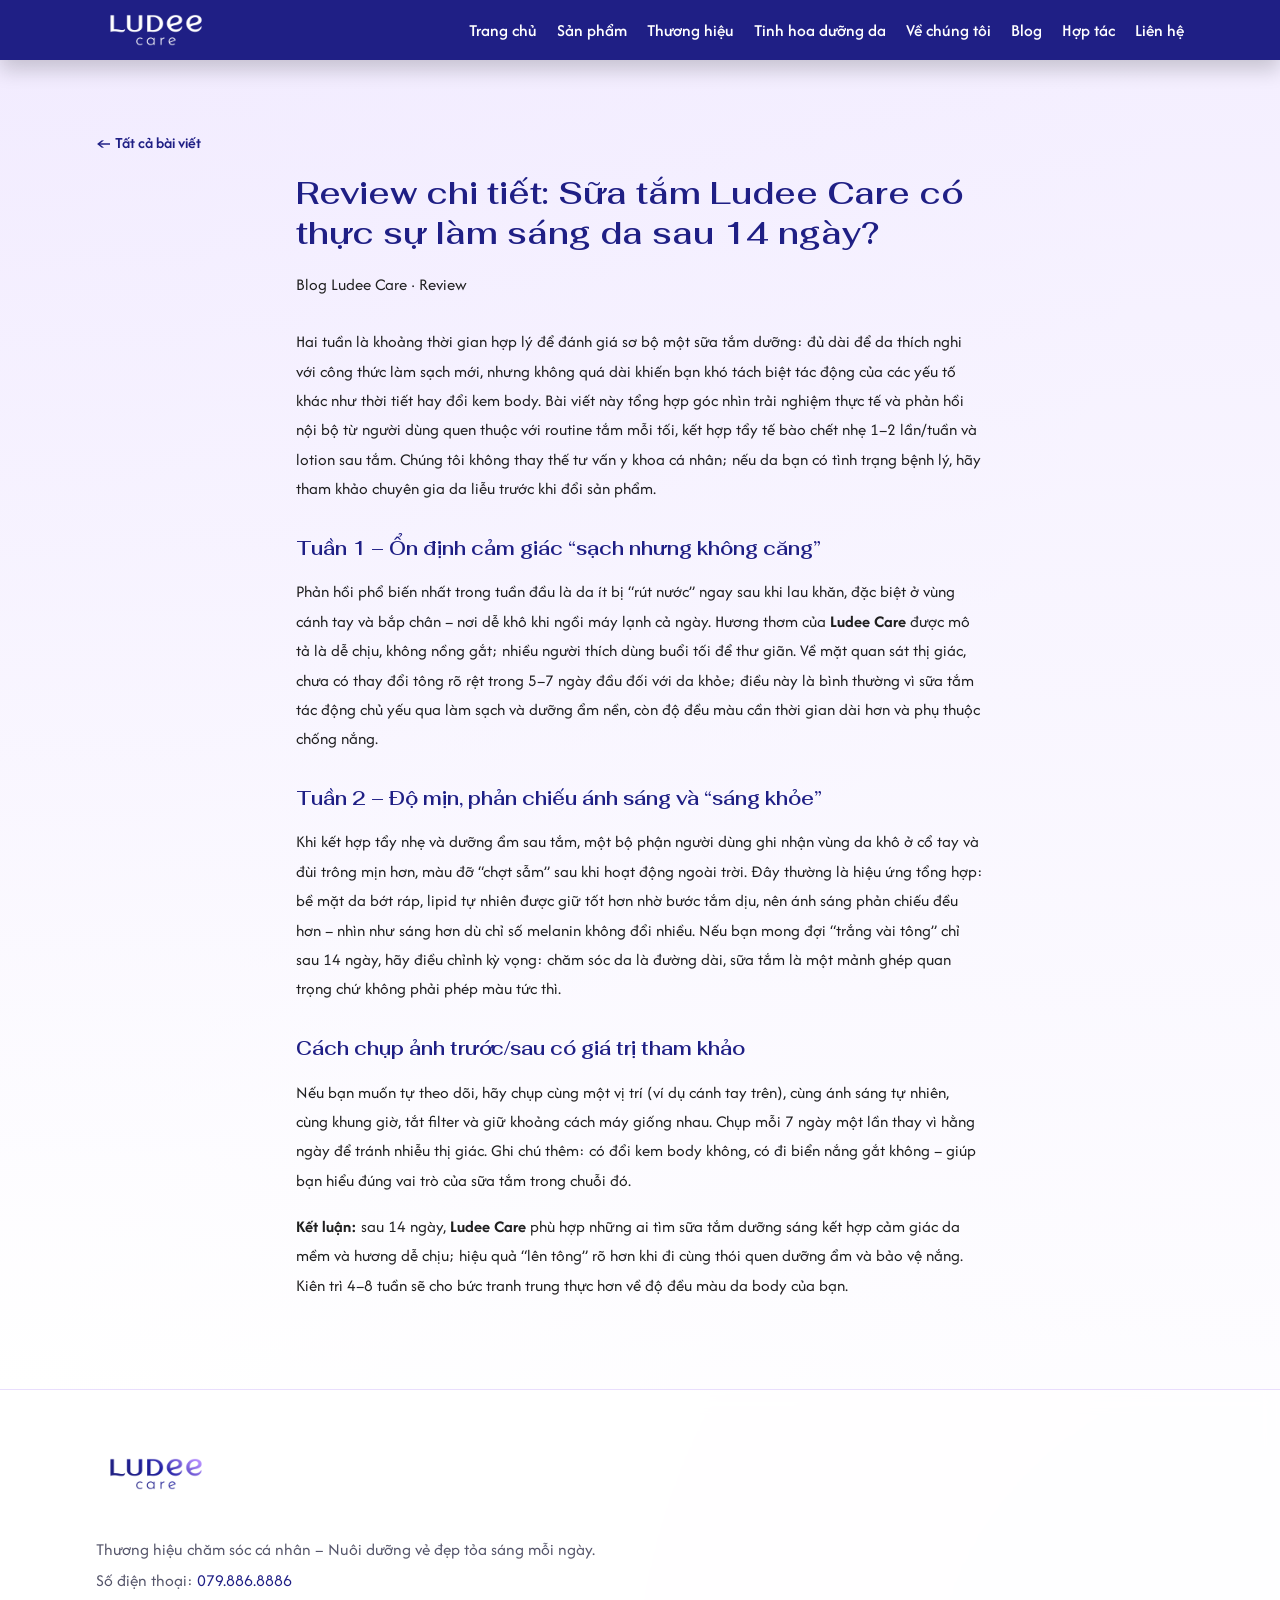
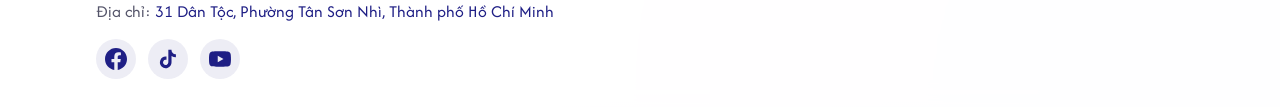
<file: blog/review-14-ngay-ludee-care.html>
<!DOCTYPE html>
<html lang="vi">
  <head>
    <meta charset="UTF-8" />
    <meta name="viewport" content="width=device-width, initial-scale=1.0" />
    <title>Review 14 ngày sữa tắm Ludee Care - Blog</title>
    <meta name="description" content="Trải nghiệm hai tuần với sữa tắm Ludee Care: độ mềm, đều màu và gợi ý chụp ảnh before/after." />
    <link rel="preconnect" href="https://fonts.googleapis.com" />
    <link rel="preconnect" href="https://fonts.gstatic.com" crossorigin />
    <link href="https://fonts.googleapis.com/css2?family=Fahkwang:wght@400;500;600;700&family=Afacad+Flux:wght@300;400;500;600&display=swap" rel="stylesheet" />
    <link rel="stylesheet" href="../styles.css" />
    <link rel="icon" type="image/png" href="../Logo/logo-không-nền.png" />
  </head>
  <body class="blog-page">
    <header class="site-header">
      <div class="container site-header__inner">
        <button type="button" class="site-header__menu-btn" aria-label="Mở menu" aria-expanded="false" aria-controls="site-nav">
          <span class="site-header__menu-icon"></span>
        </button>
        <a href="../index.html" class="site-header__brand">
          <img src="../Logo/LOGO-TRẮNG.png" alt="Logo Ludee Care" class="site-header__logo" />
        </a>
        <nav class="site-nav" id="site-nav">
          <a href="../index.html" class="site-nav__link">Trang chủ</a>
          <a href="../index.html#products" class="site-nav__link">Sản phẩm</a>
          <a href="../index.html#story" class="site-nav__link">Thương hiệu</a>
          <a href="../index.html#benefits" class="site-nav__link">Tinh hoa dưỡng da</a>
          <a href="/ve-chung-toi" class="site-nav__link">Về chúng tôi</a>
          <a href="/blog/" class="site-nav__link">Blog</a>
          <a href="../index.html#beauty-secret" class="site-nav__link">Hợp tác</a>
          <a href="../index.html#contact" class="site-nav__link">Liên hệ</a>
        </nav>
      </div>
      <div class="site-nav__dropdown" id="site-nav-dropdown" aria-hidden="true">
        <a href="../index.html" class="site-nav__dropdown-link">Trang chủ</a>
        <a href="../index.html#products" class="site-nav__dropdown-link">Sản phẩm</a>
        <a href="../index.html#story" class="site-nav__dropdown-link">Thương hiệu</a>
        <a href="../index.html#benefits" class="site-nav__dropdown-link">Tinh hoa dưỡng da</a>
        <a href="/ve-chung-toi" class="site-nav__dropdown-link">Về chúng tôi</a>
        <a href="/blog/" class="site-nav__dropdown-link">Blog</a>
        <a href="../index.html#beauty-secret" class="site-nav__dropdown-link">Hợp tác</a>
        <a href="../index.html#contact" class="site-nav__dropdown-link">Liên hệ</a>
      </div>
    </header>
    <main class="blog-post section section--muted">
      <div class="container">
        <a href="/blog/" class="blog-back">← Tất cả bài viết</a>
        <article>
          <h1 class="blog-post__title">Review chi tiết: Sữa tắm Ludee Care có thực sự làm sáng da sau 14 ngày?</h1>
          <p class="blog-post__meta">Blog Ludee Care · Review</p>
          <p>
            Hai tuần là khoảng thời gian hợp lý để đánh giá sơ bộ một sữa tắm dưỡng: đủ dài để da thích nghi với công thức làm sạch mới, nhưng không quá dài khiến bạn khó tách biệt tác động của các yếu tố khác như thời tiết hay đổi kem body. Bài viết này tổng hợp góc nhìn trải nghiệm thực tế và phản hồi nội bộ từ người dùng quen thuộc với routine tắm mỗi tối, kết hợp tẩy tế bào chết nhẹ 1–2 lần/tuần và lotion sau tắm. Chúng tôi không thay thế tư vấn y khoa cá nhân; nếu da bạn có tình trạng bệnh lý, hãy tham khảo chuyên gia da liễu trước khi đổi sản phẩm.
          </p>
          <h2>Tuần 1 – Ổn định cảm giác “sạch nhưng không căng”</h2>
          <p>
            Phản hồi phổ biến nhất trong tuần đầu là da ít bị “rút nước” ngay sau khi lau khăn, đặc biệt ở vùng cánh tay và bắp chân – nơi dễ khô khi ngồi máy lạnh cả ngày. Hương thơm của <strong>Ludee Care</strong> được mô tả là dễ chịu, không nồng gắt; nhiều người thích dùng buổi tối để thư giãn. Về mặt quan sát thị giác, chưa có thay đổi tông rõ rệt trong 5–7 ngày đầu đối với da khỏe; điều này là bình thường vì sữa tắm tác động chủ yếu qua làm sạch và dưỡng ẩm nền, còn độ đều màu cần thời gian dài hơn và phụ thuộc chống nắng.
          </p>
          <h2>Tuần 2 – Độ mịn, phản chiếu ánh sáng và “sáng khỏe”</h2>
          <p>
            Khi kết hợp tẩy nhẹ và dưỡng ẩm sau tắm, một bộ phận người dùng ghi nhận vùng da khô ở cổ tay và đùi trông mịn hơn, màu đỡ “chợt sẫm” sau khi hoạt động ngoài trời. Đây thường là hiệu ứng tổng hợp: bề mặt da bớt ráp, lipid tự nhiên được giữ tốt hơn nhờ bước tắm dịu, nên ánh sáng phản chiếu đều hơn – nhìn như sáng hơn dù chỉ số melanin không đổi nhiều. Nếu bạn mong đợi “trắng vài tông” chỉ sau 14 ngày, hãy điều chỉnh kỳ vọng: chăm sóc da là đường dài, sữa tắm là một mảnh ghép quan trọng chứ không phải phép màu tức thì.
          </p>
          <h2>Cách chụp ảnh trước/sau có giá trị tham khảo</h2>
          <p>
            Nếu bạn muốn tự theo dõi, hãy chụp cùng một vị trí (ví dụ cánh tay trên), cùng ánh sáng tự nhiên, cùng khung giờ, tắt filter và giữ khoảng cách máy giống nhau. Chụp mỗi 7 ngày một lần thay vì hằng ngày để tránh nhiễu thị giác. Ghi chú thêm: có đổi kem body không, có đi biển nắng gắt không – giúp bạn hiểu đúng vai trò của sữa tắm trong chuỗi đó.
          </p>
          <p>
            <strong>Kết luận:</strong> sau 14 ngày, <strong>Ludee Care</strong> phù hợp những ai tìm sữa tắm dưỡng sáng kết hợp cảm giác da mềm và hương dễ chịu; hiệu quả “lên tông” rõ hơn khi đi cùng thói quen dưỡng ẩm và bảo vệ nắng. Kiên trì 4–8 tuần sẽ cho bức tranh trung thực hơn về độ đều màu da body của bạn.
          </p>
        </article>
      </div>
    </main>
    <footer class="footer">
      <div class="container footer__content">
        <img src="../Logo/logo-không-nền.png" alt="Ludee Care" class="footer__logo" />
        <p class="footer__text">Thương hiệu chăm sóc cá nhân – Nuôi dưỡng vẻ đẹp tỏa sáng mỗi ngày.</p>
        <p class="footer__contact">Số điện thoại: <a href="tel:079886886" class="footer__link">079.886.8886</a></p>
        <p class="footer__contact">
          Địa chỉ: <a href="https://maps.app.goo.gl/S9Ecdm1DkWUrhaQM9" target="_blank" rel="noopener noreferrer" class="footer__link">31 Dân Tộc, Phường Tân Sơn Nhì, Thành phố Hồ Chí Minh</a>
        </p>
        <div class="footer__social" aria-label="Mạng xã hội">
          <a href="#" class="footer__social-link" aria-label="Facebook" title="Facebook"><svg class="footer__icon" viewBox="0 0 24 24" aria-hidden="true"><path fill="currentColor" d="M24 12.073c0-6.627-5.373-12-12-12s-12 5.373-12 12c0 5.99 4.388 10.954 10.125 11.854v-8.385H7.078v-3.47h3.047V9.43c0-3.007 1.792-4.669 4.533-4.669 1.312 0 2.686.235 2.686.235v2.953H15.83c-1.491 0-1.956.925-1.956 1.874v2.25h3.328l-.532 3.47h-2.796v8.385C19.612 23.027 24 18.062 24 12.073z"/></svg></a>
          <a href="#" class="footer__social-link" aria-label="Tiktok" title="Tiktok"><svg class="footer__icon" viewBox="0 0 24 24" aria-hidden="true"><path fill="currentColor" d="M19.59 6.69a4.83 4.83 0 0 1-3.77-4.25V2h-3.45v13.67a2.89 2.89 0 0 1-5.2 1.74 2.89 2.89 0 0 1 2.31-4.64 2.93 2.93 0 0 1 .88.13V9.4a6.84 6.84 0 0 0-1-.05A6.33 6.33 0 0 0 5 20.1a6.34 6.34 0 0 0 10.86-4.43v-7a8.16 8.16 0 0 0 4.77 1.52v-3.4a4.85 4.85 0 0 1-1-.1z"/></svg></a>
          <a href="#" class="footer__social-link" aria-label="Youtube" title="Youtube"><svg class="footer__icon" viewBox="0 0 24 24" aria-hidden="true"><path fill="currentColor" d="M23.498 6.186a3.016 3.016 0 0 0-2.122-2.136C19.505 3.545 12 3.545 12 3.545s-7.505 0-9.377.505A3.017 3.017 0 0 0 .502 6.186C0 8.07 0 12 0 12s0 3.93.502 5.814a3.016 3.016 0 0 0 2.122 2.136c1.871.505 9.376.505 9.376.505s7.505 0 9.377-.505a3.015 3.015 0 0 0 2.122-2.136C24 15.93 24 12 24 12s0-3.93-.502-5.814zM9.545 15.568V8.432L15.818 12l-6.273 3.568z"/></svg></a>
        </div>
      </div>
    </footer>
    <script>
      (function () {
        var menuBtn = document.querySelector(".site-header__menu-btn");
        var dropdown = document.getElementById("site-nav-dropdown");
        if (menuBtn && dropdown) {
          menuBtn.addEventListener("click", function () {
            var isOpen = menuBtn.getAttribute("aria-expanded") === "true";
            menuBtn.setAttribute("aria-expanded", !isOpen);
            dropdown.classList.toggle("site-nav__dropdown--open", !isOpen);
            dropdown.setAttribute("aria-hidden", isOpen);
          });
          dropdown.querySelectorAll(".site-nav__dropdown-link").forEach(function (link) {
            link.addEventListener("click", function () {
              menuBtn.setAttribute("aria-expanded", "false");
              dropdown.classList.remove("site-nav__dropdown--open");
              dropdown.setAttribute("aria-hidden", "true");
            });
          });
        }
      })();
    </script>
  </body>
</html>
</file>
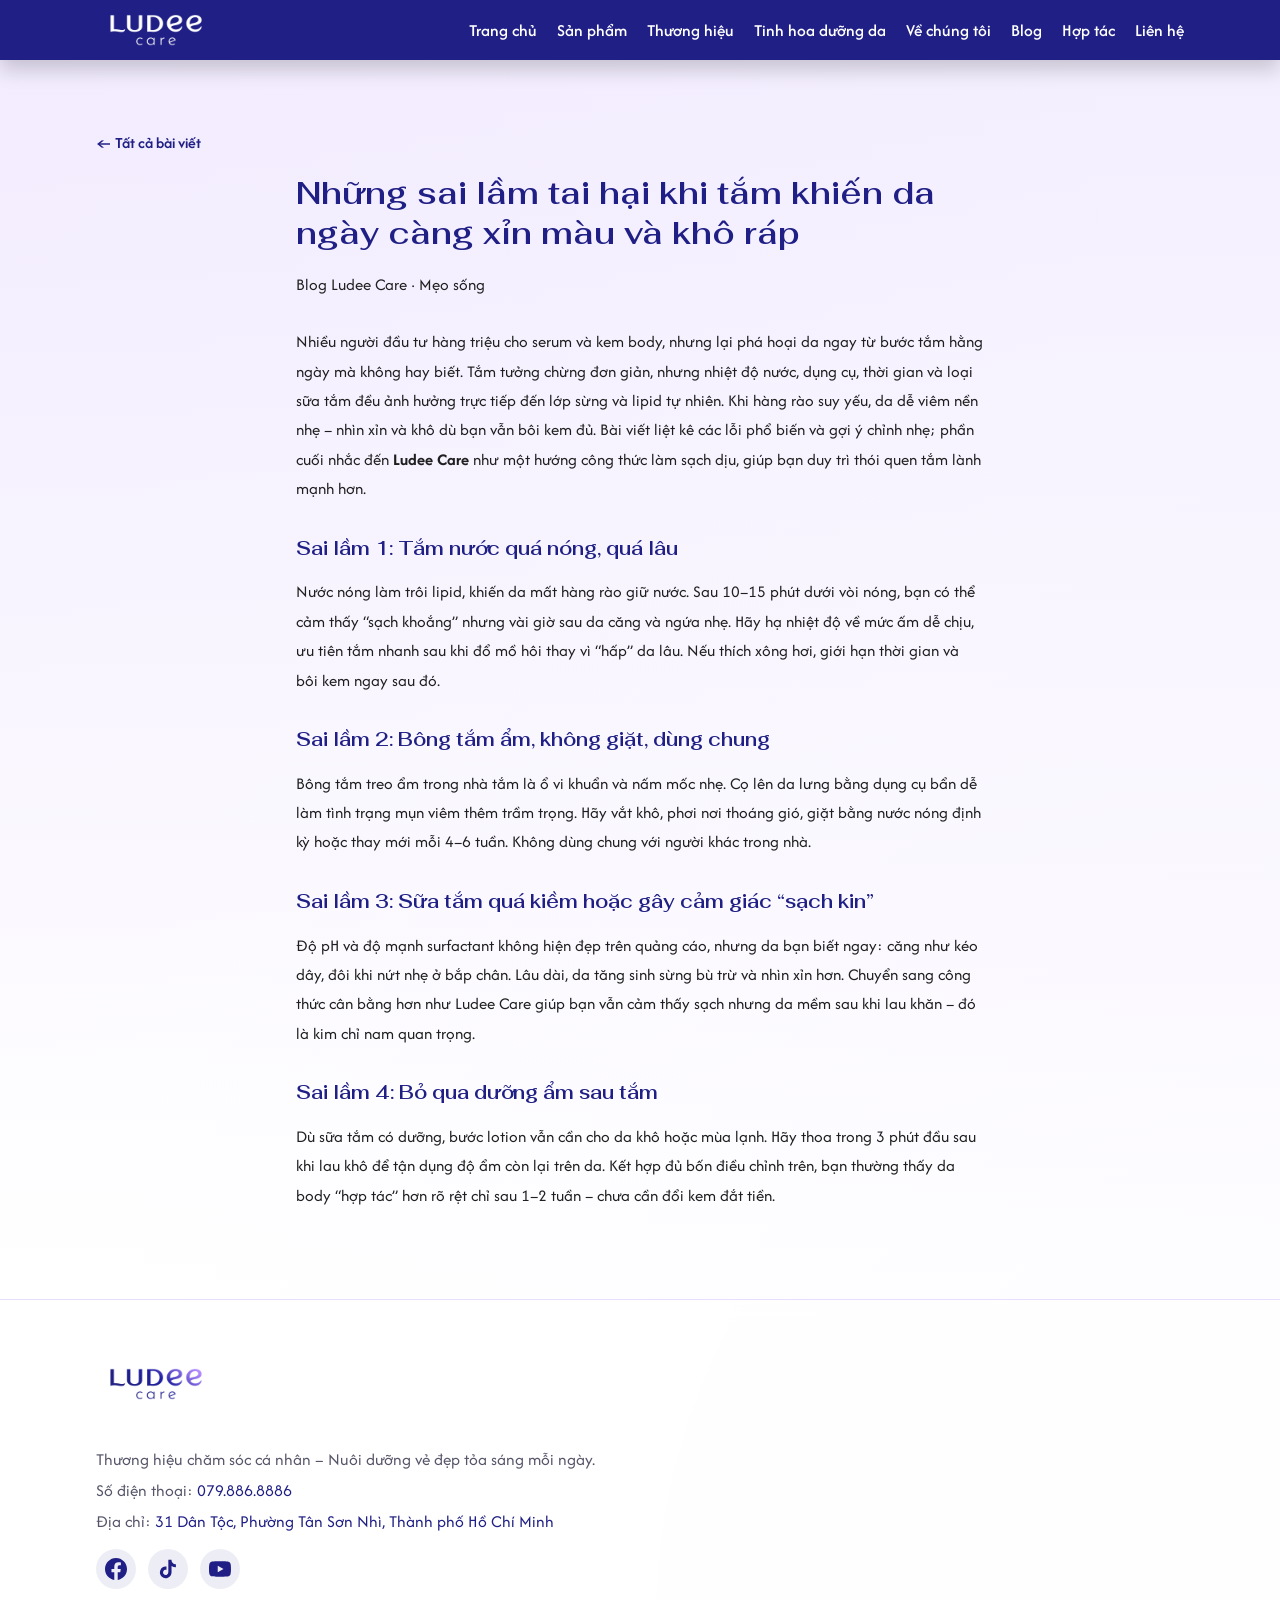
<file: blog/sai-lam-khi-tam.html>
<!DOCTYPE html>
<html lang="vi">
  <head>
    <meta charset="UTF-8" />
    <meta name="viewport" content="width=device-width, initial-scale=1.0" />
    <title>Sai lầm khi tắm khiến da xỉn - Blog Ludee Care</title>
    <meta name="description" content="Nước nóng, bông tắm bẩn, sữa tắm pH không phù hợp… và cách Ludee Care hỗ trợ làm sạch dịu hơn." />
    <link rel="preconnect" href="https://fonts.googleapis.com" />
    <link rel="preconnect" href="https://fonts.gstatic.com" crossorigin />
    <link href="https://fonts.googleapis.com/css2?family=Fahkwang:wght@400;500;600;700&family=Afacad+Flux:wght@300;400;500;600&display=swap" rel="stylesheet" />
    <link rel="stylesheet" href="../styles.css" />
    <link rel="icon" type="image/png" href="../Logo/logo-không-nền.png" />
  </head>
  <body class="blog-page">
    <header class="site-header">
      <div class="container site-header__inner">
        <button type="button" class="site-header__menu-btn" aria-label="Mở menu" aria-expanded="false" aria-controls="site-nav">
          <span class="site-header__menu-icon"></span>
        </button>
        <a href="../index.html" class="site-header__brand">
          <img src="../Logo/LOGO-TRẮNG.png" alt="Logo Ludee Care" class="site-header__logo" />
        </a>
        <nav class="site-nav" id="site-nav">
          <a href="../index.html" class="site-nav__link">Trang chủ</a>
          <a href="../index.html#products" class="site-nav__link">Sản phẩm</a>
          <a href="../index.html#story" class="site-nav__link">Thương hiệu</a>
          <a href="../index.html#benefits" class="site-nav__link">Tinh hoa dưỡng da</a>
          <a href="/ve-chung-toi" class="site-nav__link">Về chúng tôi</a>
          <a href="/blog/" class="site-nav__link">Blog</a>
          <a href="../index.html#beauty-secret" class="site-nav__link">Hợp tác</a>
          <a href="../index.html#contact" class="site-nav__link">Liên hệ</a>
        </nav>
      </div>
      <div class="site-nav__dropdown" id="site-nav-dropdown" aria-hidden="true">
        <a href="../index.html" class="site-nav__dropdown-link">Trang chủ</a>
        <a href="../index.html#products" class="site-nav__dropdown-link">Sản phẩm</a>
        <a href="../index.html#story" class="site-nav__dropdown-link">Thương hiệu</a>
        <a href="../index.html#benefits" class="site-nav__dropdown-link">Tinh hoa dưỡng da</a>
        <a href="/ve-chung-toi" class="site-nav__dropdown-link">Về chúng tôi</a>
        <a href="/blog/" class="site-nav__dropdown-link">Blog</a>
        <a href="../index.html#beauty-secret" class="site-nav__dropdown-link">Hợp tác</a>
        <a href="../index.html#contact" class="site-nav__dropdown-link">Liên hệ</a>
      </div>
    </header>

    <main class="blog-post section section--muted">
      <div class="container">
        <a href="/blog/" class="blog-back">← Tất cả bài viết</a>
        <article>
          <h1 class="blog-post__title">Những sai lầm tai hại khi tắm khiến da ngày càng xỉn màu và khô ráp</h1>
          <p class="blog-post__meta">Blog Ludee Care · Mẹo sống</p>
          <p>
            Nhiều người đầu tư hàng triệu cho serum và kem body, nhưng lại phá hoại da ngay từ bước tắm hằng ngày mà không hay biết. Tắm tưởng chừng đơn giản, nhưng nhiệt độ nước, dụng cụ, thời gian và loại sữa tắm đều ảnh hưởng trực tiếp đến lớp sừng và lipid tự nhiên. Khi hàng rào suy yếu, da dễ viêm nền nhẹ – nhìn xỉn và khô dù bạn vẫn bôi kem đủ. Bài viết liệt kê các lỗi phổ biến và gợi ý chỉnh nhẹ; phần cuối nhắc đến <strong>Ludee Care</strong> như một hướng công thức làm sạch dịu, giúp bạn duy trì thói quen tắm lành mạnh hơn.
          </p>
          <h2>Sai lầm 1: Tắm nước quá nóng, quá lâu</h2>
          <p>
            Nước nóng làm trôi lipid, khiến da mất hàng rào giữ nước. Sau 10–15 phút dưới vòi nóng, bạn có thể cảm thấy “sạch khoắng” nhưng vài giờ sau da căng và ngứa nhẹ. Hãy hạ nhiệt độ về mức ấm dễ chịu, ưu tiên tắm nhanh sau khi đổ mồ hôi thay vì “hấp” da lâu. Nếu thích xông hơi, giới hạn thời gian và bôi kem ngay sau đó.
          </p>
          <h2>Sai lầm 2: Bông tắm ẩm, không giặt, dùng chung</h2>
          <p>
            Bông tắm treo ẩm trong nhà tắm là ổ vi khuẩn và nấm mốc nhẹ. Cọ lên da lưng bằng dụng cụ bẩn dễ làm tình trạng mụn viêm thêm trầm trọng. Hãy vắt khô, phơi nơi thoáng gió, giặt bằng nước nóng định kỳ hoặc thay mới mỗi 4–6 tuần. Không dùng chung với người khác trong nhà.
          </p>
          <h2>Sai lầm 3: Sữa tắm quá kiềm hoặc gây cảm giác “sạch kin”</h2>
          <p>
            Độ pH và độ mạnh surfactant không hiện đẹp trên quảng cáo, nhưng da bạn biết ngay: căng như kéo dây, đôi khi nứt nhẹ ở bắp chân. Lâu dài, da tăng sinh sừng bù trừ và nhìn xỉn hơn. Chuyển sang công thức cân bằng hơn như Ludee Care giúp bạn vẫn cảm thấy sạch nhưng da mềm sau khi lau khăn – đó là kim chỉ nam quan trọng.
          </p>
          <h2>Sai lầm 4: Bỏ qua dưỡng ẩm sau tắm</h2>
          <p>
            Dù sữa tắm có dưỡng, bước lotion vẫn cần cho da khô hoặc mùa lạnh. Hãy thoa trong 3 phút đầu sau khi lau khô để tận dụng độ ẩm còn lại trên da. Kết hợp đủ bốn điều chỉnh trên, bạn thường thấy da body “hợp tác” hơn rõ rệt chỉ sau 1–2 tuần – chưa cần đổi kem đắt tiền.
          </p>
        </article>
      </div>
    </main>

    <footer class="footer">
      <div class="container footer__content">
        <img src="../Logo/logo-không-nền.png" alt="Ludee Care" class="footer__logo" />
        <p class="footer__text">Thương hiệu chăm sóc cá nhân – Nuôi dưỡng vẻ đẹp tỏa sáng mỗi ngày.</p>
        <p class="footer__contact">Số điện thoại: <a href="tel:079886886" class="footer__link">079.886.8886</a></p>
        <p class="footer__contact">
          Địa chỉ: <a href="https://maps.app.goo.gl/S9Ecdm1DkWUrhaQM9" target="_blank" rel="noopener noreferrer" class="footer__link">31 Dân Tộc, Phường Tân Sơn Nhì, Thành phố Hồ Chí Minh</a>
        </p>
        <div class="footer__social" aria-label="Mạng xã hội">
          <a href="#" class="footer__social-link" aria-label="Facebook" title="Facebook"><svg class="footer__icon" viewBox="0 0 24 24" aria-hidden="true"><path fill="currentColor" d="M24 12.073c0-6.627-5.373-12-12-12s-12 5.373-12 12c0 5.99 4.388 10.954 10.125 11.854v-8.385H7.078v-3.47h3.047V9.43c0-3.007 1.792-4.669 4.533-4.669 1.312 0 2.686.235 2.686.235v2.953H15.83c-1.491 0-1.956.925-1.956 1.874v2.25h3.328l-.532 3.47h-2.796v8.385C19.612 23.027 24 18.062 24 12.073z"/></svg></a>
          <a href="#" class="footer__social-link" aria-label="Tiktok" title="Tiktok"><svg class="footer__icon" viewBox="0 0 24 24" aria-hidden="true"><path fill="currentColor" d="M19.59 6.69a4.83 4.83 0 0 1-3.77-4.25V2h-3.45v13.67a2.89 2.89 0 0 1-5.2 1.74 2.89 2.89 0 0 1 2.31-4.64 2.93 2.93 0 0 1 .88.13V9.4a6.84 6.84 0 0 0-1-.05A6.33 6.33 0 0 0 5 20.1a6.34 6.34 0 0 0 10.86-4.43v-7a8.16 8.16 0 0 0 4.77 1.52v-3.4a4.85 4.85 0 0 1-1-.1z"/></svg></a>
          <a href="#" class="footer__social-link" aria-label="Youtube" title="Youtube"><svg class="footer__icon" viewBox="0 0 24 24" aria-hidden="true"><path fill="currentColor" d="M23.498 6.186a3.016 3.016 0 0 0-2.122-2.136C19.505 3.545 12 3.545 12 3.545s-7.505 0-9.377.505A3.017 3.017 0 0 0 .502 6.186C0 8.07 0 12 0 12s0 3.93.502 5.814a3.016 3.016 0 0 0 2.122 2.136c1.871.505 9.376.505 9.376.505s7.505 0 9.377-.505a3.015 3.015 0 0 0 2.122-2.136C24 15.93 24 12 24 12s0-3.93-.502-5.814zM9.545 15.568V8.432L15.818 12l-6.273 3.568z"/></svg></a>
        </div>
      </div>
    </footer>
    <script>
      (function () {
        var menuBtn = document.querySelector(".site-header__menu-btn");
        var dropdown = document.getElementById("site-nav-dropdown");
        if (menuBtn && dropdown) {
          menuBtn.addEventListener("click", function () {
            var isOpen = menuBtn.getAttribute("aria-expanded") === "true";
            menuBtn.setAttribute("aria-expanded", !isOpen);
            dropdown.classList.toggle("site-nav__dropdown--open", !isOpen);
            dropdown.setAttribute("aria-hidden", isOpen);
          });
          dropdown.querySelectorAll(".site-nav__dropdown-link").forEach(function (link) {
            link.addEventListener("click", function () {
              menuBtn.setAttribute("aria-expanded", "false");
              dropdown.classList.remove("site-nav__dropdown--open");
              dropdown.setAttribute("aria-hidden", "true");
            });
          });
        }
      })();
    </script>
  </body>
</html>
</file>
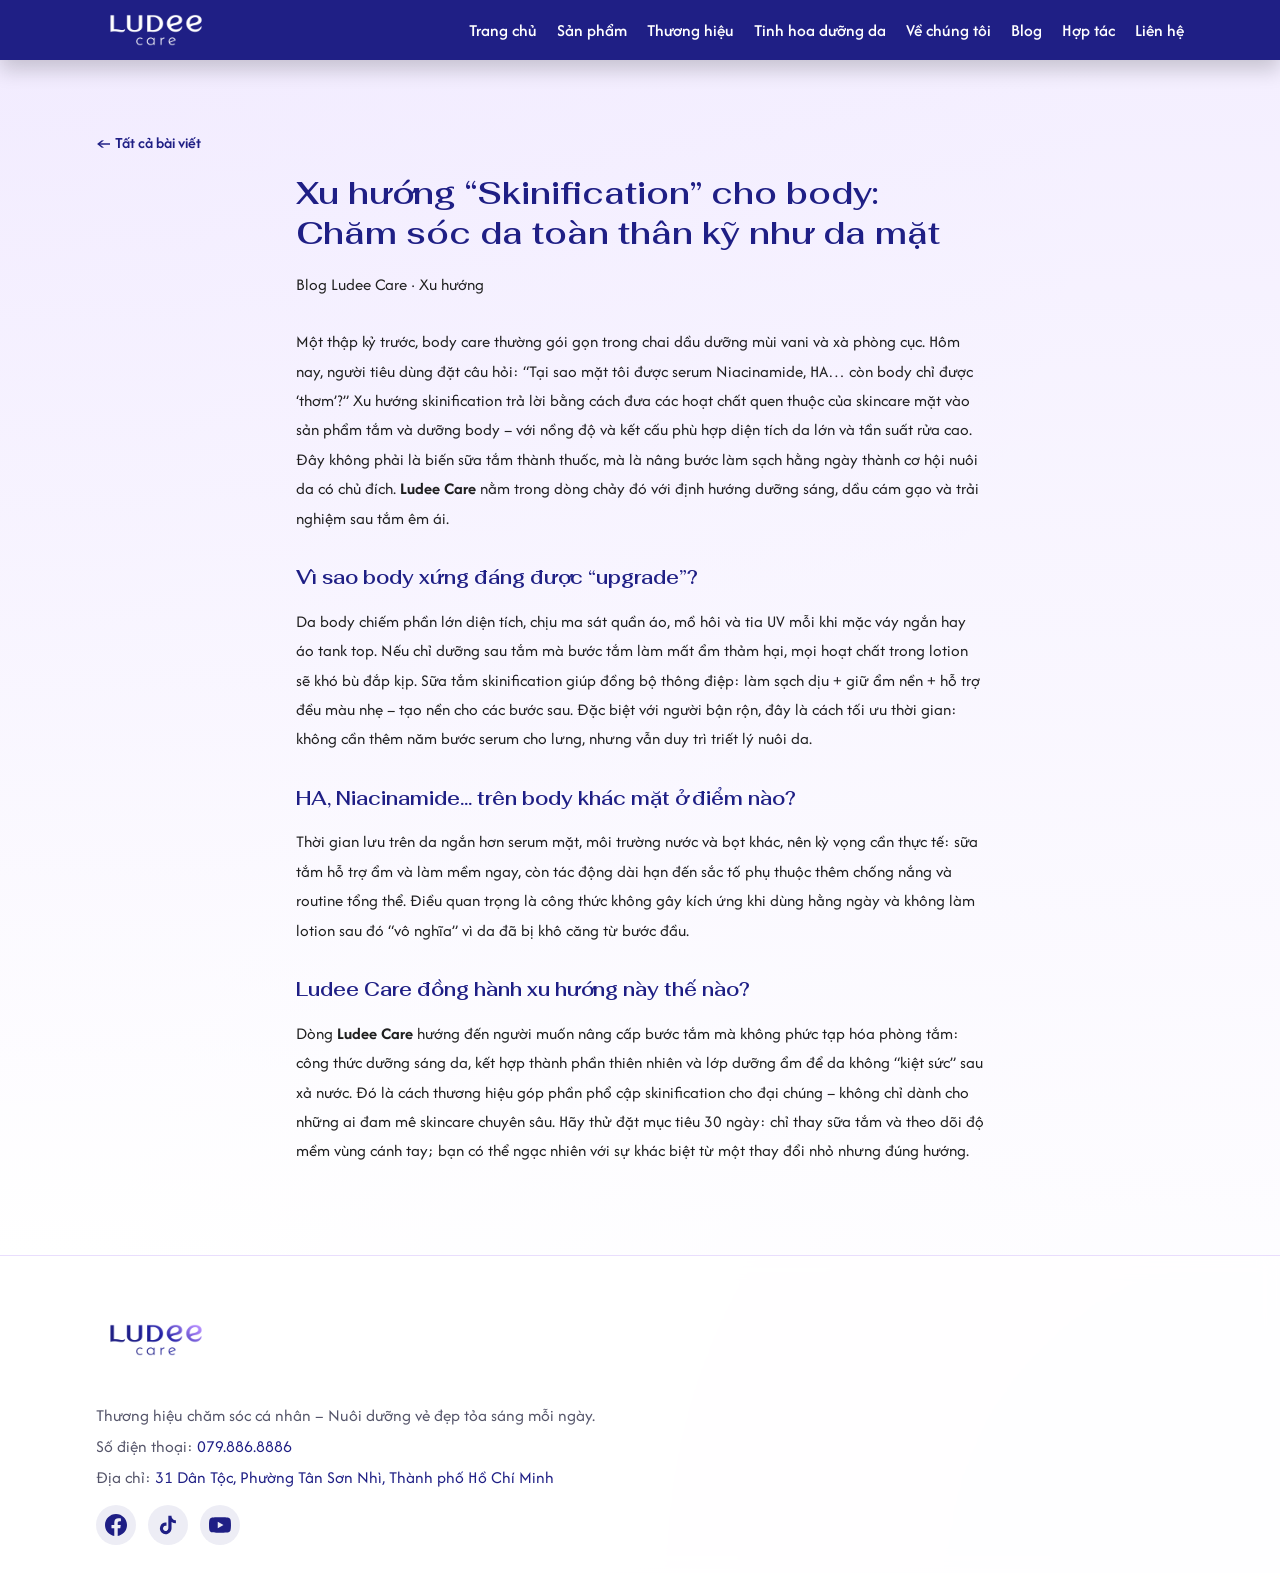
<file: blog/skinification-body.html>
<!DOCTYPE html>
<html lang="vi">
  <head>
    <meta charset="UTF-8" />
    <meta name="viewport" content="width=device-width, initial-scale=1.0" />
    <title>Skinification cho body - Blog Ludee Care</title>
    <meta name="description" content="Xu hướng skinification body: đưa HA, Niacinamide vào sữa tắm và vị trí của Ludee Care." />
    <link rel="preconnect" href="https://fonts.googleapis.com" />
    <link rel="preconnect" href="https://fonts.gstatic.com" crossorigin />
    <link href="https://fonts.googleapis.com/css2?family=Fahkwang:wght@400;500;600;700&family=Afacad+Flux:wght@300;400;500;600&display=swap" rel="stylesheet" />
    <link rel="stylesheet" href="../styles.css" />
    <link rel="icon" type="image/png" href="../Logo/logo-không-nền.png" />
  </head>
  <body class="blog-page">
    <header class="site-header">
      <div class="container site-header__inner">
        <button type="button" class="site-header__menu-btn" aria-label="Mở menu" aria-expanded="false" aria-controls="site-nav">
          <span class="site-header__menu-icon"></span>
        </button>
        <a href="../index.html" class="site-header__brand">
          <img src="../Logo/LOGO-TRẮNG.png" alt="Logo Ludee Care" class="site-header__logo" />
        </a>
        <nav class="site-nav" id="site-nav">
          <a href="../index.html" class="site-nav__link">Trang chủ</a>
          <a href="../index.html#products" class="site-nav__link">Sản phẩm</a>
          <a href="../index.html#story" class="site-nav__link">Thương hiệu</a>
          <a href="../index.html#benefits" class="site-nav__link">Tinh hoa dưỡng da</a>
          <a href="/ve-chung-toi" class="site-nav__link">Về chúng tôi</a>
          <a href="/blog/" class="site-nav__link">Blog</a>
          <a href="../index.html#beauty-secret" class="site-nav__link">Hợp tác</a>
          <a href="../index.html#contact" class="site-nav__link">Liên hệ</a>
        </nav>
      </div>
      <div class="site-nav__dropdown" id="site-nav-dropdown" aria-hidden="true">
        <a href="../index.html" class="site-nav__dropdown-link">Trang chủ</a>
        <a href="../index.html#products" class="site-nav__dropdown-link">Sản phẩm</a>
        <a href="../index.html#story" class="site-nav__dropdown-link">Thương hiệu</a>
        <a href="../index.html#benefits" class="site-nav__dropdown-link">Tinh hoa dưỡng da</a>
        <a href="/ve-chung-toi" class="site-nav__dropdown-link">Về chúng tôi</a>
        <a href="/blog/" class="site-nav__dropdown-link">Blog</a>
        <a href="../index.html#beauty-secret" class="site-nav__dropdown-link">Hợp tác</a>
        <a href="../index.html#contact" class="site-nav__dropdown-link">Liên hệ</a>
      </div>
    </header>

    <main class="blog-post section section--muted">
      <div class="container">
        <a href="/blog/" class="blog-back">← Tất cả bài viết</a>
        <article>
          <h1 class="blog-post__title">Xu hướng “Skinification” cho body: Chăm sóc da toàn thân kỹ như da mặt</h1>
          <p class="blog-post__meta">Blog Ludee Care · Xu hướng</p>
          <p>
            Một thập kỷ trước, body care thường gói gọn trong chai dầu dưỡng mùi vani và xà phòng cục. Hôm nay, người tiêu dùng đặt câu hỏi: “Tại sao mặt tôi được serum Niacinamide, HA… còn body chỉ được ‘thơm’?” Xu hướng skinification trả lời bằng cách đưa các hoạt chất quen thuộc của skincare mặt vào sản phẩm tắm và dưỡng body – với nồng độ và kết cấu phù hợp diện tích da lớn và tần suất rửa cao. Đây không phải là biến sữa tắm thành thuốc, mà là nâng bước làm sạch hằng ngày thành cơ hội nuôi da có chủ đích. <strong>Ludee Care</strong> nằm trong dòng chảy đó với định hướng dưỡng sáng, dầu cám gạo và trải nghiệm sau tắm êm ái.
          </p>
          <h2>Vì sao body xứng đáng được “upgrade”?</h2>
          <p>
            Da body chiếm phần lớn diện tích, chịu ma sát quần áo, mồ hôi và tia UV mỗi khi mặc váy ngắn hay áo tank top. Nếu chỉ dưỡng sau tắm mà bước tắm làm mất ẩm thảm hại, mọi hoạt chất trong lotion sẽ khó bù đắp kịp. Sữa tắm skinification giúp đồng bộ thông điệp: làm sạch dịu + giữ ẩm nền + hỗ trợ đều màu nhẹ – tạo nền cho các bước sau. Đặc biệt với người bận rộn, đây là cách tối ưu thời gian: không cần thêm năm bước serum cho lưng, nhưng vẫn duy trì triết lý nuôi da.
          </p>
          <h2>HA, Niacinamide… trên body khác mặt ở điểm nào?</h2>
          <p>
            Thời gian lưu trên da ngắn hơn serum mặt, môi trường nước và bọt khác, nên kỳ vọng cần thực tế: sữa tắm hỗ trợ ẩm và làm mềm ngay, còn tác động dài hạn đến sắc tố phụ thuộc thêm chống nắng và routine tổng thể. Điều quan trọng là công thức không gây kích ứng khi dùng hằng ngày và không làm lotion sau đó “vô nghĩa” vì da đã bị khô căng từ bước đầu.
          </p>
          <h2>Ludee Care đồng hành xu hướng này thế nào?</h2>
          <p>
            Dòng <strong>Ludee Care</strong> hướng đến người muốn nâng cấp bước tắm mà không phức tạp hóa phòng tắm: công thức dưỡng sáng da, kết hợp thành phần thiên nhiên và lớp dưỡng ẩm để da không “kiệt sức” sau xả nước. Đó là cách thương hiệu góp phần phổ cập skinification cho đại chúng – không chỉ dành cho những ai đam mê skincare chuyên sâu. Hãy thử đặt mục tiêu 30 ngày: chỉ thay sữa tắm và theo dõi độ mềm vùng cánh tay; bạn có thể ngạc nhiên với sự khác biệt từ một thay đổi nhỏ nhưng đúng hướng.
          </p>
        </article>
      </div>
    </main>

    <footer class="footer">
      <div class="container footer__content">
        <img src="../Logo/logo-không-nền.png" alt="Ludee Care" class="footer__logo" />
        <p class="footer__text">Thương hiệu chăm sóc cá nhân – Nuôi dưỡng vẻ đẹp tỏa sáng mỗi ngày.</p>
        <p class="footer__contact">Số điện thoại: <a href="tel:079886886" class="footer__link">079.886.8886</a></p>
        <p class="footer__contact">
          Địa chỉ: <a href="https://maps.app.goo.gl/S9Ecdm1DkWUrhaQM9" target="_blank" rel="noopener noreferrer" class="footer__link">31 Dân Tộc, Phường Tân Sơn Nhì, Thành phố Hồ Chí Minh</a>
        </p>
        <div class="footer__social" aria-label="Mạng xã hội">
          <a href="#" class="footer__social-link" aria-label="Facebook" title="Facebook"><svg class="footer__icon" viewBox="0 0 24 24" aria-hidden="true"><path fill="currentColor" d="M24 12.073c0-6.627-5.373-12-12-12s-12 5.373-12 12c0 5.99 4.388 10.954 10.125 11.854v-8.385H7.078v-3.47h3.047V9.43c0-3.007 1.792-4.669 4.533-4.669 1.312 0 2.686.235 2.686.235v2.953H15.83c-1.491 0-1.956.925-1.956 1.874v2.25h3.328l-.532 3.47h-2.796v8.385C19.612 23.027 24 18.062 24 12.073z"/></svg></a>
          <a href="#" class="footer__social-link" aria-label="Tiktok" title="Tiktok"><svg class="footer__icon" viewBox="0 0 24 24" aria-hidden="true"><path fill="currentColor" d="M19.59 6.69a4.83 4.83 0 0 1-3.77-4.25V2h-3.45v13.67a2.89 2.89 0 0 1-5.2 1.74 2.89 2.89 0 0 1 2.31-4.64 2.93 2.93 0 0 1 .88.13V9.4a6.84 6.84 0 0 0-1-.05A6.33 6.33 0 0 0 5 20.1a6.34 6.34 0 0 0 10.86-4.43v-7a8.16 8.16 0 0 0 4.77 1.52v-3.4a4.85 4.85 0 0 1-1-.1z"/></svg></a>
          <a href="#" class="footer__social-link" aria-label="Youtube" title="Youtube"><svg class="footer__icon" viewBox="0 0 24 24" aria-hidden="true"><path fill="currentColor" d="M23.498 6.186a3.016 3.016 0 0 0-2.122-2.136C19.505 3.545 12 3.545 12 3.545s-7.505 0-9.377.505A3.017 3.017 0 0 0 .502 6.186C0 8.07 0 12 0 12s0 3.93.502 5.814a3.016 3.016 0 0 0 2.122 2.136c1.871.505 9.376.505 9.376.505s7.505 0 9.377-.505a3.015 3.015 0 0 0 2.122-2.136C24 15.93 24 12 24 12s0-3.93-.502-5.814zM9.545 15.568V8.432L15.818 12l-6.273 3.568z"/></svg></a>
        </div>
      </div>
    </footer>
    <script>
      (function () {
        var menuBtn = document.querySelector(".site-header__menu-btn");
        var dropdown = document.getElementById("site-nav-dropdown");
        if (menuBtn && dropdown) {
          menuBtn.addEventListener("click", function () {
            var isOpen = menuBtn.getAttribute("aria-expanded") === "true";
            menuBtn.setAttribute("aria-expanded", !isOpen);
            dropdown.classList.toggle("site-nav__dropdown--open", !isOpen);
            dropdown.setAttribute("aria-hidden", isOpen);
          });
          dropdown.querySelectorAll(".site-nav__dropdown-link").forEach(function (link) {
            link.addEventListener("click", function () {
              menuBtn.setAttribute("aria-expanded", "false");
              dropdown.classList.remove("site-nav__dropdown--open");
              dropdown.setAttribute("aria-hidden", "true");
            });
          });
        }
      })();
    </script>
  </body>
</html>
</file>
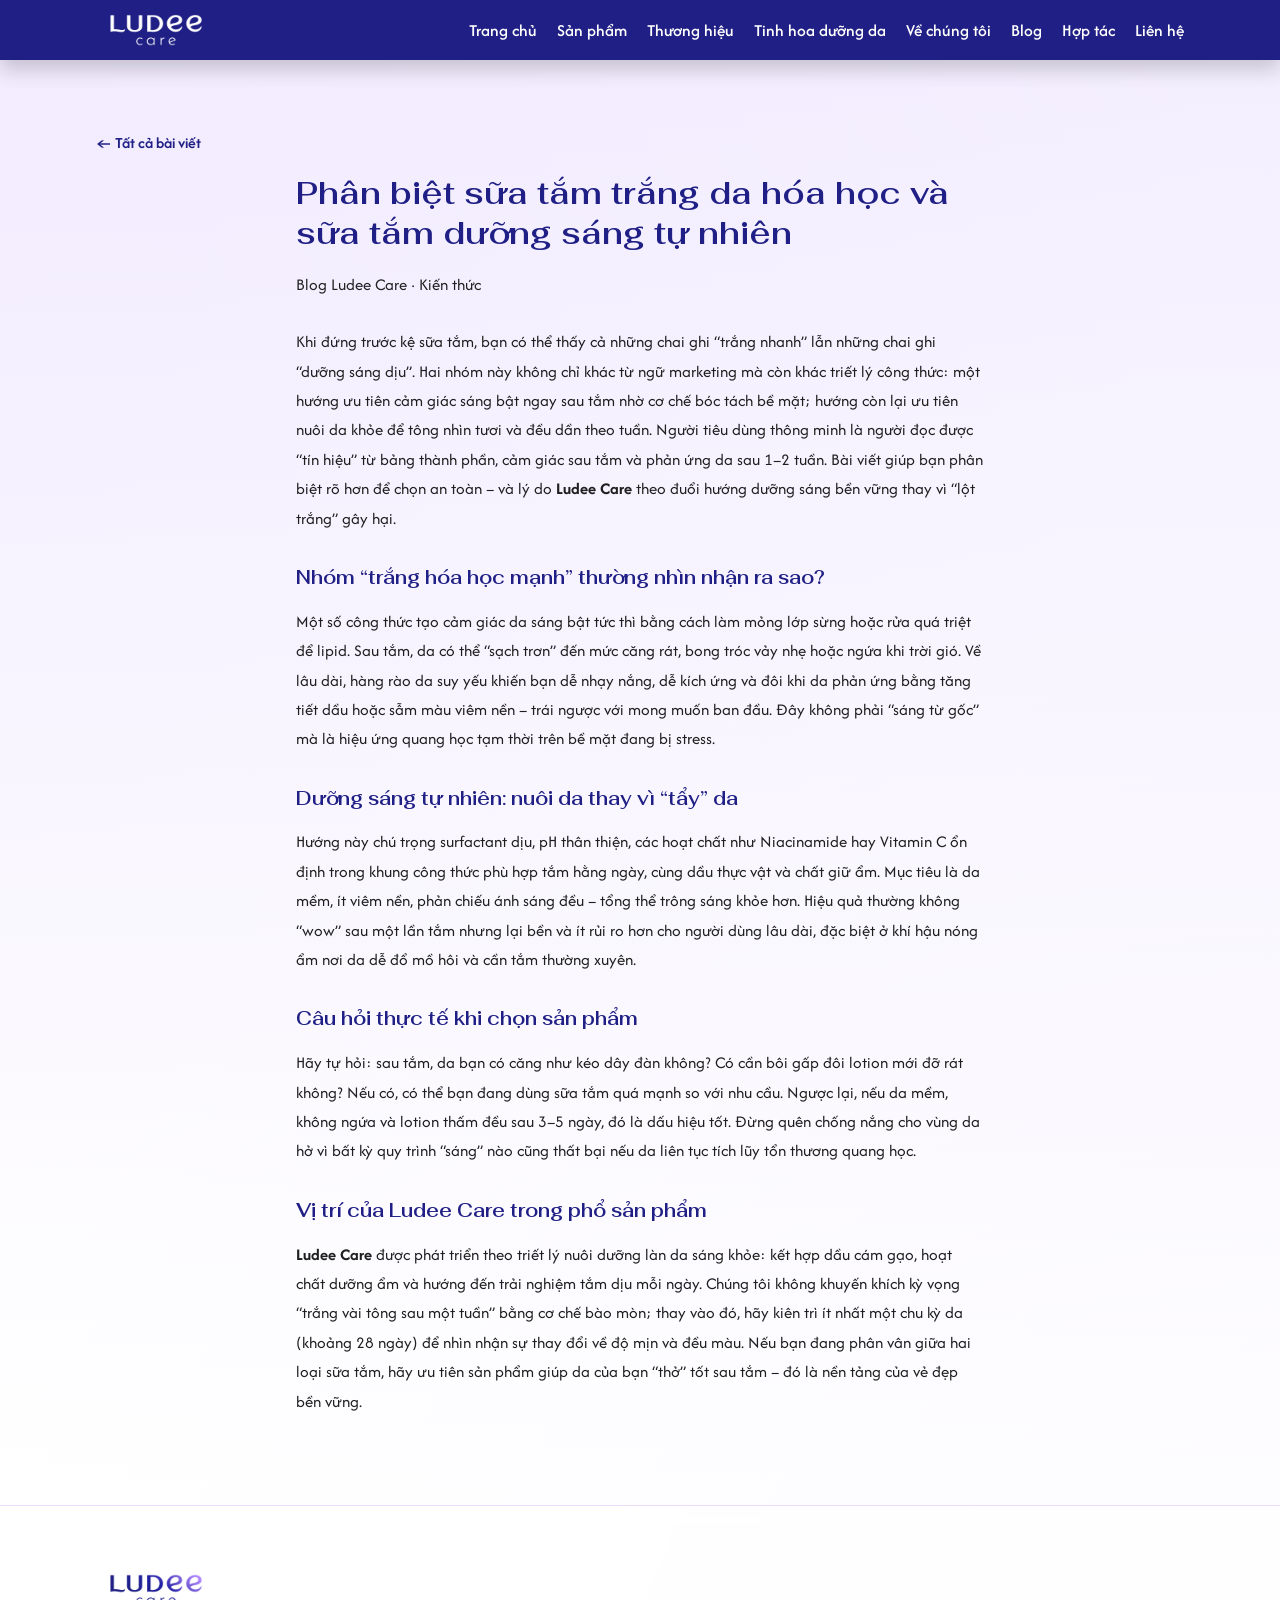
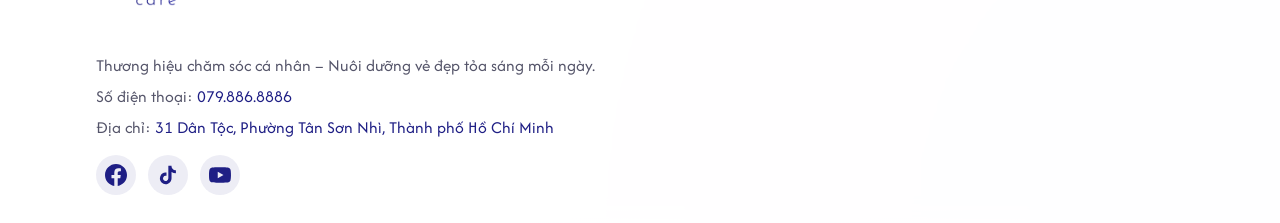
<file: blog/sua-tam-hoa-hoc-vs-tu-nhien.html>
<!DOCTYPE html>
<html lang="vi">
  <head>
    <meta charset="UTF-8" />
    <meta name="viewport" content="width=device-width, initial-scale=1.0" />
    <title>Phân biệt sữa tắm trắng hóa học và dưỡng sáng tự nhiên - Blog Ludee Care</title>
    <meta name="description" content="So sánh sữa tắm trắng da hóa học và dưỡng sáng tự nhiên; vì sao Ludee Care hướng tới làn da sáng khỏe bền vững." />
    <link rel="preconnect" href="https://fonts.googleapis.com" />
    <link rel="preconnect" href="https://fonts.gstatic.com" crossorigin />
    <link href="https://fonts.googleapis.com/css2?family=Fahkwang:wght@400;500;600;700&family=Afacad+Flux:wght@300;400;500;600&display=swap" rel="stylesheet" />
    <link rel="stylesheet" href="../styles.css" />
    <link rel="icon" type="image/png" href="../Logo/logo-không-nền.png" />
  </head>
  <body class="blog-page">
    <header class="site-header">
      <div class="container site-header__inner">
        <button type="button" class="site-header__menu-btn" aria-label="Mở menu" aria-expanded="false" aria-controls="site-nav">
          <span class="site-header__menu-icon"></span>
        </button>
        <a href="../index.html" class="site-header__brand">
          <img src="../Logo/LOGO-TRẮNG.png" alt="Logo Ludee Care" class="site-header__logo" />
        </a>
        <nav class="site-nav" id="site-nav">
          <a href="../index.html" class="site-nav__link">Trang chủ</a>
          <a href="../index.html#products" class="site-nav__link">Sản phẩm</a>
          <a href="../index.html#story" class="site-nav__link">Thương hiệu</a>
          <a href="../index.html#benefits" class="site-nav__link">Tinh hoa dưỡng da</a>
          <a href="/ve-chung-toi" class="site-nav__link">Về chúng tôi</a>
          <a href="/blog/" class="site-nav__link">Blog</a>
          <a href="../index.html#beauty-secret" class="site-nav__link">Hợp tác</a>
          <a href="../index.html#contact" class="site-nav__link">Liên hệ</a>
        </nav>
      </div>
      <div class="site-nav__dropdown" id="site-nav-dropdown" aria-hidden="true">
        <a href="../index.html" class="site-nav__dropdown-link">Trang chủ</a>
        <a href="../index.html#products" class="site-nav__dropdown-link">Sản phẩm</a>
        <a href="../index.html#story" class="site-nav__dropdown-link">Thương hiệu</a>
        <a href="../index.html#benefits" class="site-nav__dropdown-link">Tinh hoa dưỡng da</a>
        <a href="/ve-chung-toi" class="site-nav__dropdown-link">Về chúng tôi</a>
        <a href="/blog/" class="site-nav__dropdown-link">Blog</a>
        <a href="../index.html#beauty-secret" class="site-nav__dropdown-link">Hợp tác</a>
        <a href="../index.html#contact" class="site-nav__dropdown-link">Liên hệ</a>
      </div>
    </header>

    <main class="blog-post section section--muted">
      <div class="container">
        <a href="/blog/" class="blog-back">← Tất cả bài viết</a>
        <article>
          <h1 class="blog-post__title">Phân biệt sữa tắm trắng da hóa học và sữa tắm dưỡng sáng tự nhiên</h1>
          <p class="blog-post__meta">Blog Ludee Care · Kiến thức</p>
          <p>
            Khi đứng trước kệ sữa tắm, bạn có thể thấy cả những chai ghi “trắng nhanh” lẫn những chai ghi “dưỡng sáng dịu”. Hai nhóm này không chỉ khác từ ngữ marketing mà còn khác triết lý công thức: một hướng ưu tiên cảm giác sáng bật ngay sau tắm nhờ cơ chế bóc tách bề mặt; hướng còn lại ưu tiên nuôi da khỏe để tông nhìn tươi và đều dần theo tuần. Người tiêu dùng thông minh là người đọc được “tín hiệu” từ bảng thành phần, cảm giác sau tắm và phản ứng da sau 1–2 tuần. Bài viết giúp bạn phân biệt rõ hơn để chọn an toàn – và lý do <strong>Ludee Care</strong> theo đuổi hướng dưỡng sáng bền vững thay vì “lột trắng” gây hại.
          </p>
          <h2>Nhóm “trắng hóa học mạnh” thường nhìn nhận ra sao?</h2>
          <p>
            Một số công thức tạo cảm giác da sáng bật tức thì bằng cách làm mỏng lớp sừng hoặc rửa quá triệt để lipid. Sau tắm, da có thể “sạch trơn” đến mức căng rát, bong tróc vảy nhẹ hoặc ngứa khi trời gió. Về lâu dài, hàng rào da suy yếu khiến bạn dễ nhạy nắng, dễ kích ứng và đôi khi da phản ứng bằng tăng tiết dầu hoặc sẫm màu viêm nền – trái ngược với mong muốn ban đầu. Đây không phải “sáng từ gốc” mà là hiệu ứng quang học tạm thời trên bề mặt đang bị stress.
          </p>
          <h2>Dưỡng sáng tự nhiên: nuôi da thay vì “tẩy” da</h2>
          <p>
            Hướng này chú trọng surfactant dịu, pH thân thiện, các hoạt chất như Niacinamide hay Vitamin C ổn định trong khung công thức phù hợp tắm hằng ngày, cùng dầu thực vật và chất giữ ẩm. Mục tiêu là da mềm, ít viêm nền, phản chiếu ánh sáng đều – tổng thể trông sáng khỏe hơn. Hiệu quả thường không “wow” sau một lần tắm nhưng lại bền và ít rủi ro hơn cho người dùng lâu dài, đặc biệt ở khí hậu nóng ẩm nơi da dễ đổ mồ hôi và cần tắm thường xuyên.
          </p>
          <h2>Câu hỏi thực tế khi chọn sản phẩm</h2>
          <p>
            Hãy tự hỏi: sau tắm, da bạn có căng như kéo dây đàn không? Có cần bôi gấp đôi lotion mới đỡ rát không? Nếu có, có thể bạn đang dùng sữa tắm quá mạnh so với nhu cầu. Ngược lại, nếu da mềm, không ngứa và lotion thấm đều sau 3–5 ngày, đó là dấu hiệu tốt. Đừng quên chống nắng cho vùng da hở vì bất kỳ quy trình “sáng” nào cũng thất bại nếu da liên tục tích lũy tổn thương quang học.
          </p>
          <h2>Vị trí của Ludee Care trong phổ sản phẩm</h2>
          <p>
            <strong>Ludee Care</strong> được phát triển theo triết lý nuôi dưỡng làn da sáng khỏe: kết hợp dầu cám gạo, hoạt chất dưỡng ẩm và hướng đến trải nghiệm tắm dịu mỗi ngày. Chúng tôi không khuyến khích kỳ vọng “trắng vài tông sau một tuần” bằng cơ chế bào mòn; thay vào đó, hãy kiên trì ít nhất một chu kỳ da (khoảng 28 ngày) để nhìn nhận sự thay đổi về độ mịn và đều màu. Nếu bạn đang phân vân giữa hai loại sữa tắm, hãy ưu tiên sản phẩm giúp da của bạn “thở” tốt sau tắm – đó là nền tảng của vẻ đẹp bền vững.
          </p>
        </article>
      </div>
    </main>

    <footer class="footer">
      <div class="container footer__content">
        <img src="../Logo/logo-không-nền.png" alt="Ludee Care" class="footer__logo" />
        <p class="footer__text">Thương hiệu chăm sóc cá nhân – Nuôi dưỡng vẻ đẹp tỏa sáng mỗi ngày.</p>
        <p class="footer__contact">Số điện thoại: <a href="tel:079886886" class="footer__link">079.886.8886</a></p>
        <p class="footer__contact">
          Địa chỉ: <a href="https://maps.app.goo.gl/S9Ecdm1DkWUrhaQM9" target="_blank" rel="noopener noreferrer" class="footer__link">31 Dân Tộc, Phường Tân Sơn Nhì, Thành phố Hồ Chí Minh</a>
        </p>
        <div class="footer__social" aria-label="Mạng xã hội">
          <a href="#" class="footer__social-link" aria-label="Facebook" title="Facebook"><svg class="footer__icon" viewBox="0 0 24 24" aria-hidden="true"><path fill="currentColor" d="M24 12.073c0-6.627-5.373-12-12-12s-12 5.373-12 12c0 5.99 4.388 10.954 10.125 11.854v-8.385H7.078v-3.47h3.047V9.43c0-3.007 1.792-4.669 4.533-4.669 1.312 0 2.686.235 2.686.235v2.953H15.83c-1.491 0-1.956.925-1.956 1.874v2.25h3.328l-.532 3.47h-2.796v8.385C19.612 23.027 24 18.062 24 12.073z"/></svg></a>
          <a href="#" class="footer__social-link" aria-label="Tiktok" title="Tiktok"><svg class="footer__icon" viewBox="0 0 24 24" aria-hidden="true"><path fill="currentColor" d="M19.59 6.69a4.83 4.83 0 0 1-3.77-4.25V2h-3.45v13.67a2.89 2.89 0 0 1-5.2 1.74 2.89 2.89 0 0 1 2.31-4.64 2.93 2.93 0 0 1 .88.13V9.4a6.84 6.84 0 0 0-1-.05A6.33 6.33 0 0 0 5 20.1a6.34 6.34 0 0 0 10.86-4.43v-7a8.16 8.16 0 0 0 4.77 1.52v-3.4a4.85 4.85 0 0 1-1-.1z"/></svg></a>
          <a href="#" class="footer__social-link" aria-label="Youtube" title="Youtube"><svg class="footer__icon" viewBox="0 0 24 24" aria-hidden="true"><path fill="currentColor" d="M23.498 6.186a3.016 3.016 0 0 0-2.122-2.136C19.505 3.545 12 3.545 12 3.545s-7.505 0-9.377.505A3.017 3.017 0 0 0 .502 6.186C0 8.07 0 12 0 12s0 3.93.502 5.814a3.016 3.016 0 0 0 2.122 2.136c1.871.505 9.376.505 9.376.505s7.505 0 9.377-.505a3.015 3.015 0 0 0 2.122-2.136C24 15.93 24 12 24 12s0-3.93-.502-5.814zM9.545 15.568V8.432L15.818 12l-6.273 3.568z"/></svg></a>
        </div>
      </div>
    </footer>
    <script>
      (function () {
        var menuBtn = document.querySelector(".site-header__menu-btn");
        var dropdown = document.getElementById("site-nav-dropdown");
        if (menuBtn && dropdown) {
          menuBtn.addEventListener("click", function () {
            var isOpen = menuBtn.getAttribute("aria-expanded") === "true";
            menuBtn.setAttribute("aria-expanded", !isOpen);
            dropdown.classList.toggle("site-nav__dropdown--open", !isOpen);
            dropdown.setAttribute("aria-hidden", isOpen);
          });
          dropdown.querySelectorAll(".site-nav__dropdown-link").forEach(function (link) {
            link.addEventListener("click", function () {
              menuBtn.setAttribute("aria-expanded", "false");
              dropdown.classList.remove("site-nav__dropdown--open");
              dropdown.setAttribute("aria-hidden", "true");
            });
          });
        }
      })();
    </script>
  </body>
</html>
</file>
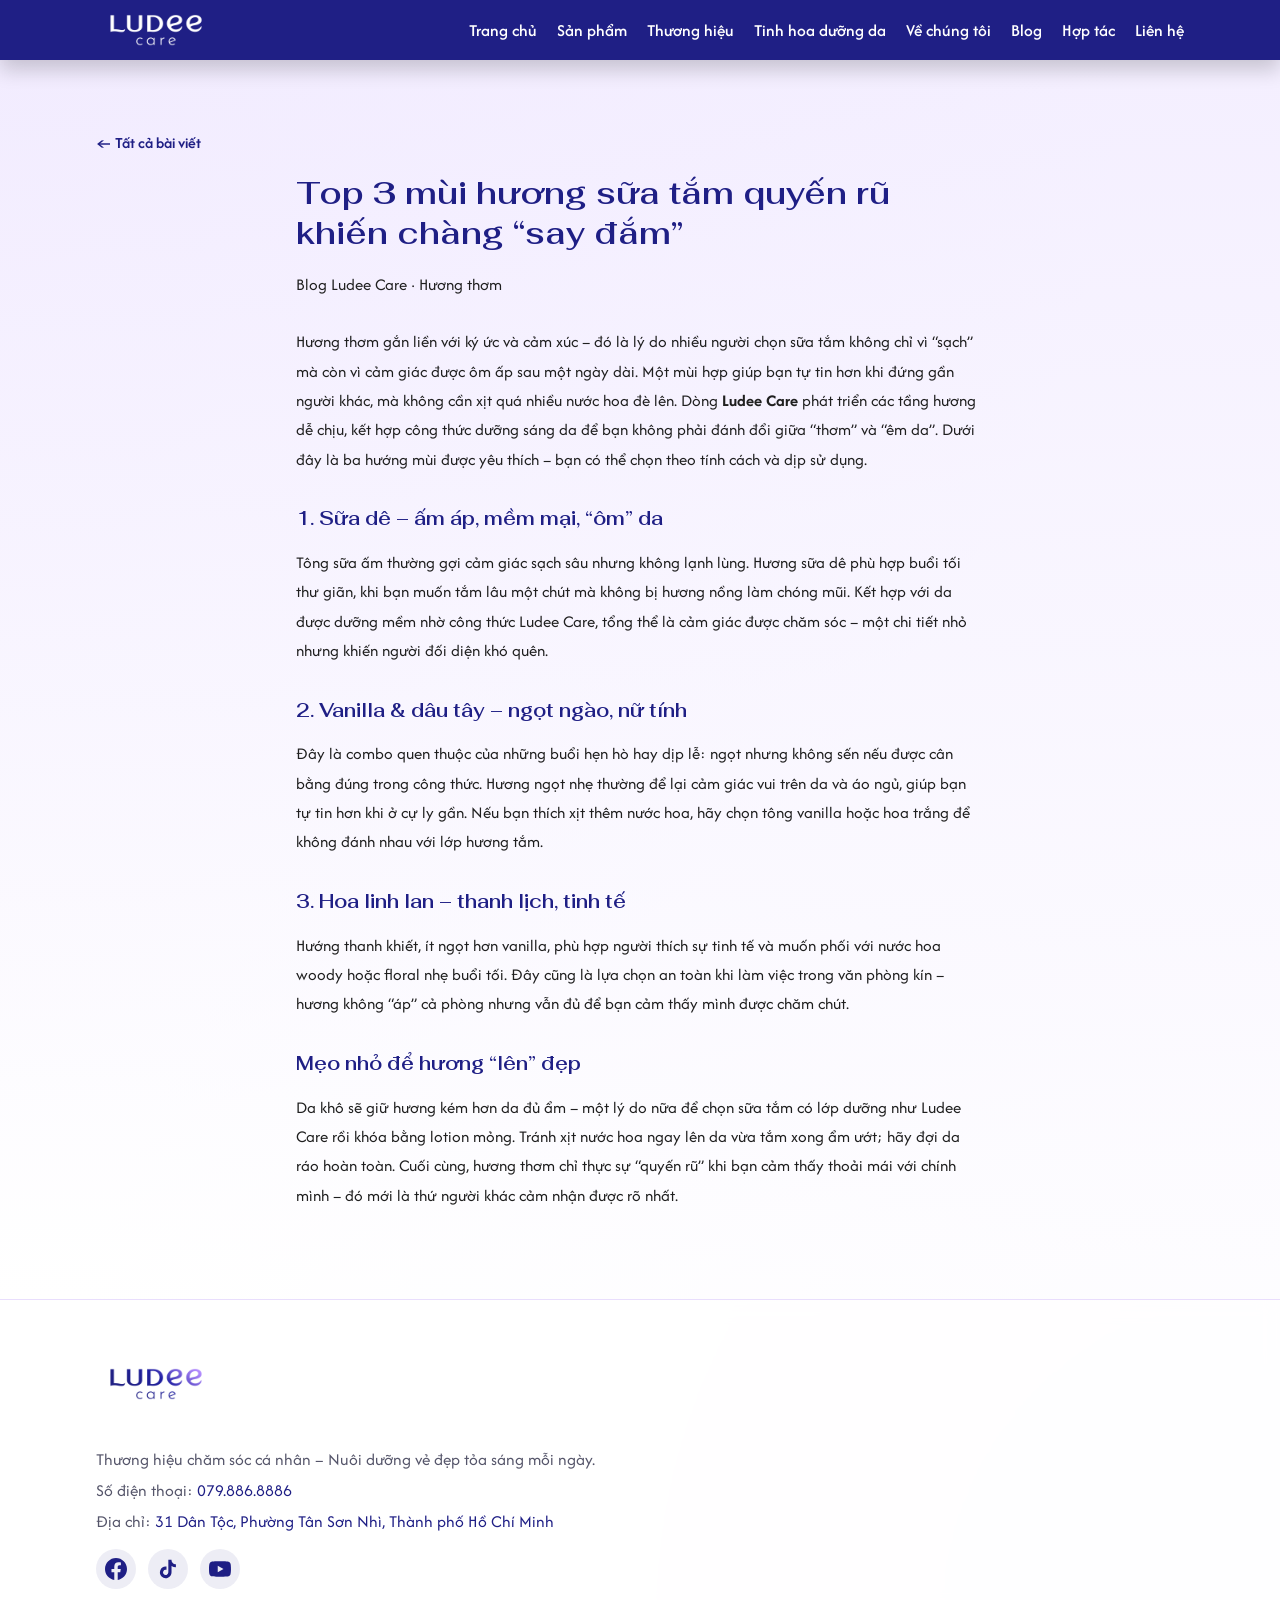
<file: blog/top-3-mui-huong-quyen-ru.html>
<!DOCTYPE html>
<html lang="vi">
  <head>
    <meta charset="UTF-8" />
    <meta name="viewport" content="width=device-width, initial-scale=1.0" />
    <title>Top 3 mùi hương sữa tắm quyến rũ - Blog Ludee Care</title>
    <meta name="description" content="Ba gợi ý mùi hương sữa tắm: sữa dê, vanilla &amp; dâu, hoa linh lan – kết hợp dưỡng da và lưu hương với Ludee Care." />
    <link rel="preconnect" href="https://fonts.googleapis.com" />
    <link rel="preconnect" href="https://fonts.gstatic.com" crossorigin />
    <link href="https://fonts.googleapis.com/css2?family=Fahkwang:wght@400;500;600;700&family=Afacad+Flux:wght@300;400;500;600&display=swap" rel="stylesheet" />
    <link rel="stylesheet" href="../styles.css" />
    <link rel="icon" type="image/png" href="../Logo/logo-không-nền.png" />
  </head>
  <body class="blog-page">
    <header class="site-header">
      <div class="container site-header__inner">
        <button type="button" class="site-header__menu-btn" aria-label="Mở menu" aria-expanded="false" aria-controls="site-nav">
          <span class="site-header__menu-icon"></span>
        </button>
        <a href="../index.html" class="site-header__brand">
          <img src="../Logo/LOGO-TRẮNG.png" alt="Logo Ludee Care" class="site-header__logo" />
        </a>
        <nav class="site-nav" id="site-nav">
          <a href="../index.html" class="site-nav__link">Trang chủ</a>
          <a href="../index.html#products" class="site-nav__link">Sản phẩm</a>
          <a href="../index.html#story" class="site-nav__link">Thương hiệu</a>
          <a href="../index.html#benefits" class="site-nav__link">Tinh hoa dưỡng da</a>
          <a href="/ve-chung-toi" class="site-nav__link">Về chúng tôi</a>
          <a href="/blog/" class="site-nav__link">Blog</a>
          <a href="../index.html#beauty-secret" class="site-nav__link">Hợp tác</a>
          <a href="../index.html#contact" class="site-nav__link">Liên hệ</a>
        </nav>
      </div>
      <div class="site-nav__dropdown" id="site-nav-dropdown" aria-hidden="true">
        <a href="../index.html" class="site-nav__dropdown-link">Trang chủ</a>
        <a href="../index.html#products" class="site-nav__dropdown-link">Sản phẩm</a>
        <a href="../index.html#story" class="site-nav__dropdown-link">Thương hiệu</a>
        <a href="../index.html#benefits" class="site-nav__dropdown-link">Tinh hoa dưỡng da</a>
        <a href="/ve-chung-toi" class="site-nav__dropdown-link">Về chúng tôi</a>
        <a href="/blog/" class="site-nav__dropdown-link">Blog</a>
        <a href="../index.html#beauty-secret" class="site-nav__dropdown-link">Hợp tác</a>
        <a href="../index.html#contact" class="site-nav__dropdown-link">Liên hệ</a>
      </div>
    </header>

    <main class="blog-post section section--muted">
      <div class="container">
        <a href="/blog/" class="blog-back">← Tất cả bài viết</a>
        <article>
          <h1 class="blog-post__title">Top 3 mùi hương sữa tắm quyến rũ khiến chàng “say đắm”</h1>
          <p class="blog-post__meta">Blog Ludee Care · Hương thơm</p>
          <p>
            Hương thơm gắn liền với ký ức và cảm xúc – đó là lý do nhiều người chọn sữa tắm không chỉ vì “sạch” mà còn vì cảm giác được ôm ấp sau một ngày dài. Một mùi hợp giúp bạn tự tin hơn khi đứng gần người khác, mà không cần xịt quá nhiều nước hoa đè lên. Dòng <strong>Ludee Care</strong> phát triển các tầng hương dễ chịu, kết hợp công thức dưỡng sáng da để bạn không phải đánh đổi giữa “thơm” và “êm da”. Dưới đây là ba hướng mùi được yêu thích – bạn có thể chọn theo tính cách và dịp sử dụng.
          </p>
          <h2>1. Sữa dê – ấm áp, mềm mại, “ôm” da</h2>
          <p>
            Tông sữa ấm thường gợi cảm giác sạch sâu nhưng không lạnh lùng. Hương sữa dê phù hợp buổi tối thư giãn, khi bạn muốn tắm lâu một chút mà không bị hương nồng làm chóng mũi. Kết hợp với da được dưỡng mềm nhờ công thức Ludee Care, tổng thể là cảm giác được chăm sóc – một chi tiết nhỏ nhưng khiến người đối diện khó quên.
          </p>
          <h2>2. Vanilla &amp; dâu tây – ngọt ngào, nữ tính</h2>
          <p>
            Đây là combo quen thuộc của những buổi hẹn hò hay dịp lễ: ngọt nhưng không sến nếu được cân bằng đúng trong công thức. Hương ngọt nhẹ thường để lại cảm giác vui trên da và áo ngủ, giúp bạn tự tin hơn khi ở cự ly gần. Nếu bạn thích xịt thêm nước hoa, hãy chọn tông vanilla hoặc hoa trắng để không đánh nhau với lớp hương tắm.
          </p>
          <h2>3. Hoa linh lan – thanh lịch, tinh tế</h2>
          <p>
            Hướng thanh khiết, ít ngọt hơn vanilla, phù hợp người thích sự tinh tế và muốn phối với nước hoa woody hoặc floral nhẹ buổi tối. Đây cũng là lựa chọn an toàn khi làm việc trong văn phòng kín – hương không “áp” cả phòng nhưng vẫn đủ để bạn cảm thấy mình được chăm chút.
          </p>
          <h2>Mẹo nhỏ để hương “lên” đẹp</h2>
          <p>
            Da khô sẽ giữ hương kém hơn da đủ ẩm – một lý do nữa để chọn sữa tắm có lớp dưỡng như Ludee Care rồi khóa bằng lotion mỏng. Tránh xịt nước hoa ngay lên da vừa tắm xong ẩm ướt; hãy đợi da ráo hoàn toàn. Cuối cùng, hương thơm chỉ thực sự “quyến rũ” khi bạn cảm thấy thoải mái với chính mình – đó mới là thứ người khác cảm nhận được rõ nhất.
          </p>
        </article>
      </div>
    </main>

    <footer class="footer">
      <div class="container footer__content">
        <img src="../Logo/logo-không-nền.png" alt="Ludee Care" class="footer__logo" />
        <p class="footer__text">Thương hiệu chăm sóc cá nhân – Nuôi dưỡng vẻ đẹp tỏa sáng mỗi ngày.</p>
        <p class="footer__contact">Số điện thoại: <a href="tel:079886886" class="footer__link">079.886.8886</a></p>
        <p class="footer__contact">
          Địa chỉ: <a href="https://maps.app.goo.gl/S9Ecdm1DkWUrhaQM9" target="_blank" rel="noopener noreferrer" class="footer__link">31 Dân Tộc, Phường Tân Sơn Nhì, Thành phố Hồ Chí Minh</a>
        </p>
        <div class="footer__social" aria-label="Mạng xã hội">
          <a href="#" class="footer__social-link" aria-label="Facebook" title="Facebook"><svg class="footer__icon" viewBox="0 0 24 24" aria-hidden="true"><path fill="currentColor" d="M24 12.073c0-6.627-5.373-12-12-12s-12 5.373-12 12c0 5.99 4.388 10.954 10.125 11.854v-8.385H7.078v-3.47h3.047V9.43c0-3.007 1.792-4.669 4.533-4.669 1.312 0 2.686.235 2.686.235v2.953H15.83c-1.491 0-1.956.925-1.956 1.874v2.25h3.328l-.532 3.47h-2.796v8.385C19.612 23.027 24 18.062 24 12.073z"/></svg></a>
          <a href="#" class="footer__social-link" aria-label="Tiktok" title="Tiktok"><svg class="footer__icon" viewBox="0 0 24 24" aria-hidden="true"><path fill="currentColor" d="M19.59 6.69a4.83 4.83 0 0 1-3.77-4.25V2h-3.45v13.67a2.89 2.89 0 0 1-5.2 1.74 2.89 2.89 0 0 1 2.31-4.64 2.93 2.93 0 0 1 .88.13V9.4a6.84 6.84 0 0 0-1-.05A6.33 6.33 0 0 0 5 20.1a6.34 6.34 0 0 0 10.86-4.43v-7a8.16 8.16 0 0 0 4.77 1.52v-3.4a4.85 4.85 0 0 1-1-.1z"/></svg></a>
          <a href="#" class="footer__social-link" aria-label="Youtube" title="Youtube"><svg class="footer__icon" viewBox="0 0 24 24" aria-hidden="true"><path fill="currentColor" d="M23.498 6.186a3.016 3.016 0 0 0-2.122-2.136C19.505 3.545 12 3.545 12 3.545s-7.505 0-9.377.505A3.017 3.017 0 0 0 .502 6.186C0 8.07 0 12 0 12s0 3.93.502 5.814a3.016 3.016 0 0 0 2.122 2.136c1.871.505 9.376.505 9.376.505s7.505 0 9.377-.505a3.015 3.015 0 0 0 2.122-2.136C24 15.93 24 12 24 12s0-3.93-.502-5.814zM9.545 15.568V8.432L15.818 12l-6.273 3.568z"/></svg></a>
        </div>
      </div>
    </footer>
    <script>
      (function () {
        var menuBtn = document.querySelector(".site-header__menu-btn");
        var dropdown = document.getElementById("site-nav-dropdown");
        if (menuBtn && dropdown) {
          menuBtn.addEventListener("click", function () {
            var isOpen = menuBtn.getAttribute("aria-expanded") === "true";
            menuBtn.setAttribute("aria-expanded", !isOpen);
            dropdown.classList.toggle("site-nav__dropdown--open", !isOpen);
            dropdown.setAttribute("aria-hidden", isOpen);
          });
          dropdown.querySelectorAll(".site-nav__dropdown-link").forEach(function (link) {
            link.addEventListener("click", function () {
              menuBtn.setAttribute("aria-expanded", "false");
              dropdown.classList.remove("site-nav__dropdown--open");
              dropdown.setAttribute("aria-hidden", "true");
            });
          });
        }
      })();
    </script>
  </body>
</html>
</file>
<file: styles.css>
:root {
  --color-primary: #1f1f85;
  --color-primary-soft: #b18af6;
  --color-primary-light: #f2ecff;
  --color-bg: #ffffff;
  --color-bg-muted: #f7f5ff;
  --color-text: #1f1f1f;
  --color-text-soft: #55556a;
  --shadow-soft: 0 18px 45px rgba(16, 24, 40, 0.08);
  --radius-lg: 24px;
  --radius-xl: 32px;
  --radius-pill: 999px;
  --container-width: 1120px;
  --title-h2-size: clamp(1.35rem, 3vw, 1.85rem);
}

html {
  scroll-behavior: smooth;
}

*,
*::before,
*::after {
  box-sizing: border-box;
}

body {
  margin: 0;
  min-height: 100vh;
  font-family: "Afacad Flux", system-ui, -apple-system, BlinkMacSystemFont,
    "Segoe UI", sans-serif;
  color: var(--color-text);
  background: radial-gradient(
      circle at top left,
      rgba(177, 138, 246, 0.18),
      transparent 55%
    ),
    radial-gradient(
      circle at bottom right,
      rgba(242, 236, 255, 0.9),
      #ffffff 60%
    );
}

img {
  max-width: 100%;
  display: block;
}

.container {
  width: 100%;
  max-width: var(--container-width);
  padding-inline: 16px;
  margin-inline: auto;
}

/* Sticky header */
.site-header {
  position: sticky;
  top: 0;
  z-index: 100;
  background-color: var(--color-primary);
  color: #ffffff;
  box-shadow: 0 10px 20px rgba(0, 0, 0, 0.18);
}

.site-header__inner {
  display: flex;
  align-items: center;
  justify-content: space-between;
  gap: 32px;
  padding-block: 10px;
}

.site-header__menu-btn {
  display: none;
  align-items: center;
  justify-content: center;
  width: 44px;
  height: 44px;
  padding: 0;
  border: none;
  background: transparent;
  color: #ffffff;
  cursor: pointer;
  flex-shrink: 0;
}

.site-header__menu-icon {
  display: block;
  width: 24px;
  height: 2px;
  background: currentColor;
  border-radius: 1px;
  box-shadow: 0 6px 0 currentColor, 0 12px 0 currentColor;
  position: relative;
  transition: background 0.2s, box-shadow 0.2s;
}

.site-header__menu-icon::before,
.site-header__menu-icon::after {
  content: "";
  position: absolute;
  left: 0;
  width: 100%;
  height: 2px;
  background: currentColor;
  border-radius: 1px;
  opacity: 0;
  transition: opacity 0.2s, transform 0.2s;
}

.site-header__menu-icon::before {
  top: 8px;
}

.site-header__menu-icon::after {
  top: 8px;
}

.site-header__brand {
  display: inline-flex;
  align-items: center;
  gap: 10px;
  text-decoration: none;
}

.site-header__logo {
  height: 40px;
  width: auto;
  display: block;
  transform: scale(3);
  transform-origin: left center;
}

.site-nav {
  display: flex;
  align-items: center;
  gap: 20px;
  font-size: 1.08rem;
}

.site-nav__link {
  color: #ffffff;
  text-decoration: none;
  font-weight: 500;
  position: relative;
  padding-block: 4px;
}

.site-nav__link::after {
  content: "";
  position: absolute;
  left: 0;
  bottom: 0;
  width: 0;
  height: 2px;
  border-radius: 999px;
  background-color: #ffffff;
  opacity: 0.9;
  transition: width 0.2s ease;
}

.site-nav__link:hover::after {
  width: 100%;
}

@media (max-width: 780px) {
  .site-header__inner {
    position: relative;
    justify-content: center;
    gap: 0;
  }

  .site-header__menu-btn {
    display: flex;
    position: absolute;
    left: 0;
    top: 50%;
    transform: translateY(-50%);
  }

  .site-header__menu-btn[aria-expanded="true"] .site-header__menu-icon {
    background: transparent;
    box-shadow: none;
  }

  .site-header__menu-btn[aria-expanded="true"] .site-header__menu-icon::before,
  .site-header__menu-btn[aria-expanded="true"] .site-header__menu-icon::after {
    opacity: 1;
    top: 50%;
    transform: translateY(-50%) rotate(45deg);
  }

  .site-header__menu-btn[aria-expanded="true"] .site-header__menu-icon::after {
    transform: translateY(-50%) rotate(-45deg);
  }

  .site-header__brand {
    flex: 0 0 auto;
  }

  .site-header__logo {
    height: 32px;
    transform: scale(2.4);
    transform-origin: center center;
  }

  .site-nav {
    display: none;
  }

  .site-nav__dropdown {
    display: block;
    position: absolute;
    top: 100%;
    left: 0;
    right: 0;
    background: var(--color-primary);
    box-shadow: 0 10px 30px rgba(0, 0, 0, 0.2);
    max-height: 0;
    overflow: hidden;
    visibility: hidden;
    transition: max-height 0.3s ease;
  }

  .site-nav__dropdown.site-nav__dropdown--open {
    max-height: 400px;
    visibility: visible;
  }

  .site-nav__dropdown-link {
    display: block;
    padding: 14px 16px;
    color: #ffffff;
    text-decoration: none;
    font-weight: 500;
    font-size: 1rem;
    border-bottom: 1px solid rgba(255, 255, 255, 0.15);
  }

  .site-nav__dropdown-link:last-child {
    border-bottom: none;
  }

  .site-nav__dropdown-link:hover {
    background: rgba(255, 255, 255, 0.1);
  }
}

/* Ensure dropdown never shows on desktop - prevents duplicate nav strip */
@media (min-width: 781px) {
  .site-nav__dropdown {
    display: none !important;
    visibility: hidden !important;
    position: absolute !important;
    left: -9999px !important;
    width: 1px !important;
    height: 1px !important;
    overflow: hidden !important;
  }
}

/* Buttons */
.btn {
  display: inline-flex;
  align-items: center;
  justify-content: center;
  gap: 8px;
  padding: 12px 24px;
  border-radius: var(--radius-pill);
  border: none;
  font-family: inherit;
  font-size: 0.98rem;
  font-weight: 600;
  cursor: pointer;
  transition: transform 0.15s ease, box-shadow 0.15s ease, background 0.15s ease,
    color 0.15s ease;
  text-decoration: none;
}

.btn--primary {
  background: linear-gradient(135deg, var(--color-primary) 0%, #b18af6 100%);
  color: #ffffff;
  box-shadow: 0 12px 30px rgba(31, 31, 133, 0.35);
}

.btn--primary:hover {
  transform: translateY(-2px);
  box-shadow: 0 18px 45px rgba(31, 31, 133, 0.4);
}

.btn--primary:active {
  transform: translateY(0);
  box-shadow: 0 10px 24px rgba(31, 31, 133, 0.3);
}

.btn--full {
  width: 100%;
}

/* Hero */
.hero {
  padding-top: 0; /* video sticks directly under sticky header */
}

.hero__visual {
  position: relative;
  width: 100%;
  height: 650px;
  max-height: none;
  overflow: hidden;
}

.hero__visual--full {
  border-bottom-left-radius: 50% 18%;
  border-bottom-right-radius: 50% 18%;
}

.hero__video {
  width: 100%;
  height: 100%;
  object-fit: cover;
  display: block;
}

.hero__overlay {
  position: absolute;
  inset: 0;
  display: flex;
  align-items: center;
  justify-content: center;
  background: transparent;
  pointer-events: none;
}

.hero__overlay-title {
  margin: -20px 0 0;
  padding: 0;
  border-radius: 0;
  border: none;
  color: #fff;
  text-shadow: 0 1px 2px rgba(0, 0, 0, 0.4), 0 2px 8px rgba(0, 0, 0, 0.3);
  font-family: "Fahkwang", system-ui, -apple-system, BlinkMacSystemFont,
    "Segoe UI", sans-serif;
  font-size: clamp(1.6rem, 3vw, 2.4rem);
  text-align: center;
  letter-spacing: 0.04em;
}

.hero__curve {
  position: absolute;
  left: 0;
  right: 0;
  bottom: -1px;
  height: 90px;
  background: var(--color-primary-light);
  border-top-left-radius: 50% 100%;
  border-top-right-radius: 50% 100%;
}

@media (max-width: 780px) {
  .hero__visual {
    height: 320px;
  }

  .hero__curve {
    display: none;
  }
}

/* Generic section styling */
.section {
  padding: 72px 0;
}

.section--image-full {
  padding: 0;
}

.section--muted {
  background: linear-gradient(
    180deg,
    rgba(242, 236, 255, 0.85),
    rgba(255, 255, 255, 0.8)
  );
}

/* Shower foam flying effect – benefits section only */
#benefits {
  position: relative;
  overflow: hidden;
}
#benefits .container {
  position: relative;
  z-index: 1;
}
#benefits::before {
  content: "";
  position: absolute;
  inset: 0;
  z-index: 0;
  pointer-events: none;
  background-image: radial-gradient(circle at 8% 15%, rgba(255, 255, 255, 0.85) 0%, transparent 5%),
    radial-gradient(circle at 92% 25%, rgba(255, 255, 255, 0.75) 0%, transparent 6%),
    radial-gradient(circle at 25% 55%, rgba(255, 255, 255, 0.7) 0%, transparent 7%),
    radial-gradient(circle at 75% 60%, rgba(255, 255, 255, 0.8) 0%, transparent 5%),
    radial-gradient(circle at 15% 85%, rgba(255, 255, 255, 0.6) 0%, transparent 8%),
    radial-gradient(circle at 88% 88%, rgba(255, 255, 255, 0.65) 0%, transparent 6%),
    radial-gradient(circle at 50% 35%, rgba(255, 255, 255, 0.55) 0%, transparent 9%),
    radial-gradient(circle at 45% 75%, rgba(255, 255, 255, 0.6) 0%, transparent 7%),
    radial-gradient(circle at 70% 12%, rgba(255, 255, 255, 0.7) 0%, transparent 5%),
    radial-gradient(circle at 22% 42%, rgba(255, 255, 255, 0.65) 0%, transparent 6%),
    radial-gradient(circle at 55% 92%, rgba(255, 255, 255, 0.5) 0%, transparent 8%),
    radial-gradient(circle at 38% 18%, rgba(255, 255, 255, 0.6) 0%, transparent 5%),
    radial-gradient(circle at 82% 48%, rgba(255, 255, 255, 0.7) 0%, transparent 6%);
}

.section__header {
  margin-bottom: 32px;
}

.section__header--center {
  text-align: center;
  max-width: 640px;
  margin-inline: auto;
}

.section__eyebrow {
  font-size: 0.78rem;
  letter-spacing: 0.12em;
  text-transform: uppercase;
  color: var(--color-primary);
  font-weight: 600;
  margin: 0 0 8px;
}

.section__title {
  font-family: "Fahkwang", system-ui, -apple-system, BlinkMacSystemFont,
    "Segoe UI", sans-serif;
  font-size: var(--title-h2-size);
  margin: 0;
  color: #1f1f85;
}

.section__text {
  font-size: 1.17rem;
  line-height: 1.7;
  color: var(--color-text-soft);
  margin: 0 0 12px;
}

.section--two-col {
  display: grid;
  grid-template-columns: minmax(0, 1.1fr) minmax(0, 1.1fr);
  gap: 40px;
  align-items: center;
}

.section--two-col-reverse {
  grid-template-columns: minmax(0, 1.15fr) minmax(0, 1.1fr);
}

.section--narrow {
  max-width: 720px;
}

.section__content {
  font-size: 0.98rem;
}

/* Cards */
.cards {
  display: grid;
  gap: 20px;
}

.cards--3 {
  grid-template-columns: repeat(3, minmax(0, 1fr));
}

.cards--2 {
  grid-template-columns: repeat(2, minmax(0, 1fr));
}

.card {
  background: rgba(255, 255, 255, 0.96);
  border-radius: 20px;
  padding: 20px 20px 22px;
  box-shadow: 0 12px 30px rgba(31, 31, 133, 0.06);
  border: 1px solid rgba(177, 138, 246, 0.16);
}

.card.product {
  display: flex;
  flex-direction: column;
  align-items: center;
}

.product__name {
  font-family: "Fahkwang", system-ui;
  font-size: 1.28rem;
  margin: 0 0 8px;
  color: var(--color-primary);
  line-height: 1.3;
  min-height: 2.6rem;
  text-align: center;
}

.product__desc {
  margin: 0 0 16px;
  font-size: 1.14rem;
  line-height: 1.7;
  color: var(--color-text-soft);
  min-height: 5.1em;
  flex-shrink: 0;
}

.product__img-wrap {
  border-radius: 20px;
  padding: 24px 16px;
  width: 100%;
  height: 400px;
  display: flex;
  align-items: center;
  justify-content: center;
  position: relative;
  overflow: hidden;
  flex-shrink: 0;
}
.product__img-wrap--blue {
  background: linear-gradient(165deg, #e8f4fc 0%, #c5dff9 40%, #a8d4f5 100%);
  box-shadow: inset 0 0 60px rgba(255, 255, 255, 0.4);
}
.product__img-wrap--blue::before {
  content: "";
  position: absolute;
  inset: 0;
  background-image: radial-gradient(circle at 20% 30%, rgba(255, 255, 255, 0.7) 0%, transparent 12%),
    radial-gradient(circle at 80% 70%, rgba(255, 255, 255, 0.5) 0%, transparent 10%),
    radial-gradient(circle at 50% 50%, rgba(255, 255, 255, 0.3) 0%, transparent 15%);
  pointer-events: none;
}
.product__img-wrap--berry {
  background: linear-gradient(165deg, #fce8f0 0%, #f5c6d9 40%, #f0b0cc 100%);
  box-shadow: inset 0 0 60px rgba(255, 255, 255, 0.4);
}
.product__img-wrap--berry::before {
  content: "";
  position: absolute;
  inset: 0;
  background-image: radial-gradient(circle at 75% 25%, rgba(255, 255, 255, 0.65) 0%, transparent 11%),
    radial-gradient(circle at 25% 75%, rgba(255, 255, 255, 0.5) 0%, transparent 10%),
    radial-gradient(circle at 50% 50%, rgba(255, 255, 255, 0.25) 0%, transparent 14%);
  pointer-events: none;
}
.product__img-wrap--lavender {
  background: linear-gradient(165deg, #f0ecf9 0%, #e2daf2 40%, #d4c4eb 100%);
  box-shadow: inset 0 0 60px rgba(255, 255, 255, 0.4);
}
.product__img-wrap--lavender::before {
  content: "";
  position: absolute;
  inset: 0;
  background-image: radial-gradient(circle at 30% 70%, rgba(255, 255, 255, 0.65) 0%, transparent 12%),
    radial-gradient(circle at 70% 20%, rgba(255, 255, 255, 0.5) 0%, transparent 10%),
    radial-gradient(circle at 50% 50%, rgba(255, 255, 255, 0.3) 0%, transparent 15%);
  pointer-events: none;
}
.product__img {
  width: 100%;
  height: auto;
  display: block;
  border-radius: 12px;
  object-fit: contain;
  max-height: 400px;
  position: relative;
  z-index: 1;
}

/* Slightly reduce size of first product image so it breathes inside same frame */
.product__img-wrap--blue .product__img {
  max-height: 360px;
}

/* Match product 2 image scale with product 1 */
.product__img-wrap--berry .product__img {
  max-height: 360px;
}

/* Match product 3 image scale with products 1 & 2 */
.product__img-wrap--lavender .product__img {
  max-height: 360px;
}

.product--coming-soon .product__img {
  filter: blur(3px);
  opacity: 0.75;
}

/* Keep same frame size as card 1 when card 2/3 have no image */
.product--coming-soon .product__img-wrap::after {
  content: "Sắp ra mắt";
  position: absolute;
  inset: 0;
  display: flex;
  align-items: center;
  justify-content: center;
  font-family: "Fahkwang", system-ui, sans-serif;
  font-size: 1.2rem;
  font-weight: 600;
  color: #1f1f85;
  text-transform: uppercase;
  letter-spacing: 0.12em;
  z-index: 2;
}

.product__cta {
  margin-top: 16px;
  width: 100%;
  text-align: center;
}

.feature__text {
  margin: 0;
  font-size: 1.14rem;
  line-height: 1.7;
  color: var(--color-text-soft);
}

/* Process flow (Tinh hoa dưỡng da – bubbles + curve) */
.process-flow {
  position: relative;
  padding: 24px 0;
}

.process-flow__bubbles {
  position: relative;
  z-index: 1;
  display: flex;
  flex-wrap: wrap;
  justify-content: space-between;
  align-items: flex-start;
  gap: 56px;
  perspective: 800px;
  transform-style: preserve-3d;
}

.bubble-item {
  flex: 1 1 200px;
  max-width: 280px;
  margin-inline: auto;
  display: flex;
  flex-direction: column;
  align-items: center;
  gap: 0;
}

.bubble {
  width: 100%;
  max-width: 200px;
  margin-inline: auto;
  border-radius: 50%;
  aspect-ratio: 1;
  box-shadow: 0 0 20px rgba(177, 138, 246, 0.5),
    0 0 40px rgba(177, 138, 246, 0.25),
    0 12px 32px rgba(31, 31, 133, 0.1);
  border: 2px solid rgba(177, 138, 246, 0.35);
  transition: transform 0.3s ease, box-shadow 0.3s ease;
  will-change: transform;
  position: relative;
  overflow: hidden;
  background-size: cover;
  background-position: center;
  flex-shrink: 0;
}
.bubble::before {
  content: "";
  position: absolute;
  inset: 0;
  border-radius: 50%;
  background: rgba(242, 236, 255, 0.3);
  z-index: 0;
}
.bubble--1 {
  background-image: url("Hinh anh/Dau cam gao/high-angle-bowls-with-fine-powder-dried-flowers.jpg");
}
.bubble--2 {
  background-image: url("Hinh anh/Goat/sua-tam-de.png");
  background-size: 110%;
}
.bubble--3 {
  background-image: url("Hinh anh/Huong thơm/hands-with-pile-petals.jpg");
}
.bubble--4 {
  background-image: url("Hinh anh/Nguyen lieu 2/close-up-picture-sapling-plant-is-growing.jpg");
}
.bubble-item .bubble:hover {
  transform: translateY(-4px) scale(1.03);
  box-shadow: 0 24px 48px rgba(31, 31, 133, 0.2);
}
.bubble__text {
  margin: 44px 0 0;
  font-size: 1.27rem;
  line-height: 1.65;
  color: var(--color-text);
  text-align: center;
}

/* Image banner (Section: Cách Ludee Care chăm da) */
.image-banner {
  position: relative;
  width: 100%;
  max-height: 520px;
  overflow: hidden;
}

.image-banner__img {
  width: 100%;
  height: 100%;
  object-fit: cover;
  display: block;
  transform: scale(1.02);
}

.image-banner__overlay {
  position: absolute;
  inset: 0;
  display: flex;
  align-items: center;
  justify-content: flex-start;
  background: rgba(242, 236, 255, 0.2); /* #f2ecff at 20% opacity */
}

.image-banner__content {
  text-align: left;
  width: 100%;
  max-width: var(--container-width);
  margin-inline: auto;
  padding: 24px 16px;
  box-sizing: border-box;
}

.image-banner__eyebrow {
  font-size: 0.86rem;
  letter-spacing: 0.16em;
  text-transform: uppercase;
  color: #ffffff;
  margin: 0 0 8px;
  font-weight: 600;
}

.image-banner__title {
  margin: 0;
  font-family: "Fahkwang", system-ui, -apple-system, BlinkMacSystemFont,
    "Segoe UI", sans-serif;
  font-size: var(--title-h2-size);
  color: #1f1f85;
  line-height: 1.2;
}

.image-banner__body {
  margin: 12px 0 0;
  font-size: 1.31rem;
  line-height: 1.7;
  color: var(--color-text);
}

.image-banner__body--below {
  display: none;
}

@media (max-width: 780px) {
  .image-banner {
    display: flex;
    flex-direction: column;
    max-height: none;
  }

  .image-banner__img {
    width: 100%;
    height: 380px;
    object-fit: cover;
    flex-shrink: 0;
    object-position: center right;
  }

  .image-banner__overlay {
    position: absolute;
    top: 0;
    left: 0;
    right: 0;
    height: 380px;
    align-items: center;
    justify-content: center;
  }

  .image-banner__content {
    text-align: center;
    padding: 20px 16px;
  }

  .image-banner__body--overlay {
    display: none;
  }

  .image-banner__body--below {
    display: block;
    margin: 0;
    padding: 24px 16px;
    font-size: 1.1rem;
    line-height: 1.65;
    color: var(--color-text);
    background: var(--color-bg);
  }
}

/* Section: Bí quyết chăm sóc sắc đẹp */
.section--beauty {
  background: var(--color-bg);
  padding-top: 56px;
  padding-bottom: 64px;
}

.beauty-secret__title {
  font-family: "Fahkwang", system-ui, -apple-system, BlinkMacSystemFont, "Segoe UI", serif;
  font-size: var(--title-h2-size);
  font-weight: 600;
  color: #1f1f85;
  margin: 0 0 12px;
}

.beauty-secret__grid {
  display: grid;
  grid-template-columns: minmax(0, 1fr) minmax(0, 1fr);
  gap: 48px;
  align-items: center;
}

.beauty-secret__content {
  max-width: 520px;
}

.beauty-secret__text {
  font-size: 1.2rem;
  line-height: 1.7;
  color: var(--color-text);
  margin: 0 0 20px;
}

.beauty-secret__list {
  list-style: none;
  margin: 0 0 24px;
  padding: 0;
}

.beauty-secret__list-item {
  position: relative;
  padding-left: 28px;
  margin-bottom: 14px;
  font-size: 1rem;
  line-height: 1.6;
  color: var(--color-text-soft);
}

.beauty-secret__list-item::before {
  content: "";
  position: absolute;
  left: 0;
  top: 0.5em;
  width: 8px;
  height: 8px;
  background: var(--color-primary);
  transform: rotate(45deg);
  border-radius: 2px;
}

.beauty-secret__list-item:last-child {
  margin-bottom: 0;
}

.beauty-secret__cta {
  display: inline-block;
  font-size: 1.1rem;
  font-weight: 500;
  color: var(--color-text);
  text-decoration: none;
  padding-bottom: 4px;
  border-bottom: 1px solid #c9b896;
  transition: color 0.2s ease, border-color 0.2s ease;
}

.beauty-secret__cta:hover {
  color: var(--color-primary);
  border-bottom-color: var(--color-primary);
}

.beauty-secret__image-wrap {
  position: relative;
  border-radius: 0 120px 120px 0;
  overflow: hidden;
  height: 400px;
}

.beauty-secret__img {
  width: 100%;
  height: 100%;
  object-fit: cover;
  display: block;
}

/* 5 rectangle cards below image + text */
.beauty-secret__cards {
  display: grid;
  grid-template-columns: repeat(5, minmax(0, 1fr));
  gap: 16px;
  margin-top: 48px;
  padding: 40px 24px;
  border-radius: 20px;
}

.beauty-secret__card {
  background: #ffffff;
  border: 2px solid #B1B1FF;
  border-radius: 16px;
  padding: 24px;
  box-shadow: 0 4px 20px rgba(0, 0, 0, 0.06), 0 2px 8px rgba(0, 0, 0, 0.04);
  text-align: center;
  transform-origin: center;
  transition: background 0.25s ease, transform 0.25s ease;
}

.beauty-secret__card:hover {
  background: #B18AF6;
  transform: scale(1.15);
}

.beauty-secret__card:hover .beauty-secret__card-title,
.beauty-secret__card:hover .beauty-secret__card-text {
  color: #ffffff;
}

.beauty-secret__card-icon {
  display: inline-flex;
  align-items: center;
  justify-content: center;
  width: 40px;
  height: 40px;
  margin: 0 auto 12px;
  color: #1f1f85;
}

.beauty-secret__card-icon svg {
  width: 28px;
  height: 28px;
}

.beauty-secret__card-title {
  font-family: "Fahkwang", system-ui, sans-serif;
  font-size: 1.1rem;
  font-weight: 600;
  color: var(--color-text);
  margin: 0 0 8px;
  line-height: 1.3;
  transition: color 0.25s ease;
}

.beauty-secret__card-text {
  font-size: 0.95rem;
  line-height: 1.6;
  color: var(--color-text-soft);
  margin: 0;
  transition: color 0.25s ease;
}

@media (max-width: 1100px) {
  .beauty-secret__cards {
    grid-template-columns: repeat(2, minmax(0, 1fr));
  }
}

@media (max-width: 900px) {
  .beauty-secret__grid {
    grid-template-columns: minmax(0, 1fr);
    gap: 32px;
  }
  .beauty-secret__content {
    max-width: none;
  }
  .beauty-secret__image-wrap {
    border-radius: 16px;
  }
}

@media (max-width: 640px) {
  .beauty-secret__cards {
    grid-template-columns: minmax(0, 1fr);
    padding: 24px 16px;
    margin-top: 32px;
  }
}

/* Section 3 image placeholder */
.section__image {
  border-radius: 40px;
  box-shadow: var(--shadow-soft);
  position: relative;
  overflow: hidden;
}

.section__image .section__img {
  width: 100%;
  height: auto;
  display: block;
  border-radius: inherit;
  object-fit: cover;
}

.woman-figure {
  position: relative;
  width: 100%;
  max-width: 260px;
  margin: 0 auto;
}

.woman-figure__halo {
  width: 220px;
  height: 220px;
  border-radius: 50%;
  background: radial-gradient(circle at 30% 20%, #ffffff, #b18af6);
  opacity: 0.35;
  position: absolute;
  top: -30px;
  left: 12px;
}

.woman-figure__body {
  position: relative;
  margin-top: 40px;
  width: 180px;
  height: 230px;
  border-radius: 50% 50% 40% 40%;
  background: linear-gradient(160deg, #fbe9ff, #f2ecff);
  margin-inline: auto;
  box-shadow: 0 18px 45px rgba(31, 31, 133, 0.18);
}

.woman-figure__body::before {
  content: "";
  position: absolute;
  inset: -32px 24px auto;
  height: 110px;
  border-radius: 50%;
  background: linear-gradient(150deg, #f7d9ff, #f2ecff);
}

/* Contact form */
.section__form-wrapper {
  background: rgba(255, 255, 255, 0.98);
  border-radius: 24px;
  padding: 22px 22px 24px;
  box-shadow: 0 18px 45px rgba(31, 31, 133, 0.08);
  border: 1px solid rgba(177, 138, 246, 0.24);
}

.contact-form {
  display: flex;
  flex-direction: column;
  gap: 16px;
}

.form__row {
  display: grid;
  grid-template-columns: repeat(2, minmax(0, 1fr));
  gap: 12px;
}

.form__field {
  display: flex;
  flex-direction: column;
  gap: 6px;
}

.form__field label {
  font-size: 1.05rem;
  font-weight: 500;
  color: var(--color-text);
}

.form__field input,
.form__field textarea {
  border-radius: 14px;
  border: 1px solid rgba(177, 138, 246, 0.36);
  padding: 10px 12px;
  font-family: inherit;
  font-size: 1.11rem;
  outline: none;
  background: rgba(248, 247, 255, 0.9);
  transition: border-color 0.15s ease, box-shadow 0.15s ease,
    background 0.15s ease;
}

.form__field input:focus,
.form__field textarea:focus {
  border-color: var(--color-primary);
  box-shadow: 0 0 0 1px rgba(177, 138, 246, 0.6);
  background: #ffffff;
}

.form__field textarea {
  resize: vertical;
  min-height: 120px;
}

.form__note {
  margin: 2px 0 0;
  font-size: 0.99rem;
  color: var(--color-text-soft);
}

/* Footer */
.footer {
  padding: 24px 0 28px;
  border-top: 1px solid rgba(177, 138, 246, 0.28);
  background: rgba(255, 255, 255, 0.9);
  backdrop-filter: blur(10px);
}

.footer__content {
  display: flex;
  flex-direction: column;
  gap: 4px;
  font-size: 1.07rem;
  color: var(--color-text-soft);
}

.footer__logo {
  height: 120px;
  width: auto;
  display: block;
  margin: 0;
  align-self: flex-start;
}

.footer__text {
  margin: 0;
}

.footer__contact {
  margin: 4px 0 0;
}

.footer__link {
  color: var(--color-primary);
  text-decoration: none;
}

.footer__link:hover {
  text-decoration: underline;
}

.footer__social {
  display: flex;
  gap: 12px;
  margin-top: 12px;
}

.footer__social-link {
  display: inline-flex;
  align-items: center;
  justify-content: center;
  width: 40px;
  height: 40px;
  border-radius: 50%;
  background: rgba(31, 31, 133, 0.08);
  color: var(--color-primary);
  transition: background 0.2s, color 0.2s;
}

.footer__social-link:hover {
  background: var(--color-primary);
  color: #fff;
}

.footer__icon {
  width: 22px;
  height: 22px;
}

/* Product detail modal */
.product-modal {
  position: fixed;
  inset: 0;
  z-index: 200;
  display: flex;
  align-items: center;
  justify-content: center;
  padding: 24px;
  opacity: 0;
  visibility: hidden;
  transition: opacity 0.25s ease, visibility 0.25s ease;
}
.product-modal--open {
  opacity: 1;
  visibility: visible;
}
.product-modal__backdrop {
  position: absolute;
  inset: 0;
  background: rgba(31, 31, 133, 0.4);
  backdrop-filter: blur(6px);
}
.product-modal__box {
  position: relative;
  display: flex;
  max-width: 900px;
  width: 100%;
  max-height: 90vh;
  background: #fff;
  border-radius: 32px;
  box-shadow: 0 24px 60px rgba(31, 31, 133, 0.25);
  overflow: hidden;
}
.product-modal__close {
  position: absolute;
  top: 16px;
  right: 16px;
  z-index: 2;
  width: 40px;
  height: 40px;
  border: none;
  border-radius: 50%;
  background: rgba(31, 31, 133, 0.12);
  color: var(--color-primary);
  font-size: 1.5rem;
  line-height: 1;
  cursor: pointer;
  transition: background 0.2s ease;
}
.product-modal__close:hover {
  background: rgba(31, 31, 133, 0.2);
}
.product-modal__img-wrap {
  flex: 0 0 50%;
  min-width: 0;
  display: flex;
  align-items: center;
  justify-content: center;
  padding: 32px;
  background: linear-gradient(165deg, #f2ecff 0%, #e8e0f7 100%);
  position: relative;
}
.product-modal__img {
  max-width: 100%;
  max-height: 70vh;
  width: auto;
  height: auto;
  object-fit: contain;
}

.product-modal__zoom-lens {
  position: absolute;
  border-radius: 50%;
  border: 2px solid rgba(31, 31, 133, 0.35);
  box-shadow: 0 10px 25px rgba(0, 0, 0, 0.25);
  background-repeat: no-repeat;
  background-size: 200% auto;
  pointer-events: none;
  display: none;
  z-index: 3;
}

.product-modal__img-arrow {
  position: absolute;
  top: 50%;
  transform: translateY(-50%);
  width: 32px;
  height: 32px;
  border-radius: 50%;
  border: none;
  display: flex;
  align-items: center;
  justify-content: center;
  background: rgba(31, 31, 133, 0.08);
  color: #1f1f85;
  font-size: 1.4rem;
  cursor: pointer;
  z-index: 2;
  transition: background 0.2s ease, transform 0.2s ease;
}

.product-modal__img-arrow:hover {
  background: rgba(31, 31, 133, 0.16);
  transform: translateY(-50%) scale(1.05);
}

.product-modal__img-prev {
  left: 18px;
}

.product-modal__img-next {
  right: 18px;
}
.product-modal__body {
  flex: 1 1 50%;
  padding: 32px 32px 32px 24px;
  overflow-y: auto;
}
.product-modal__title {
  font-family: "Fahkwang", system-ui, sans-serif;
  font-size: 1.35rem;
  color: #1f1f85;
  margin: 0 0 20px;
  line-height: 1.3;
}
.product-modal__label {
  font-size: 0.85rem;
  font-weight: 600;
  color: var(--color-primary);
  text-transform: uppercase;
  letter-spacing: 0.06em;
  margin: 0 0 6px;
}
.product-modal__text {
  font-size: 1rem;
  line-height: 1.65;
  color: var(--color-text-soft);
  margin: 0 0 16px;
}
.product-modal__text:last-child {
  margin-bottom: 0;
}

@media (max-width: 700px) {
  .product-modal {
    padding: 12px;
    align-items: flex-start;
  }
  .product-modal__box {
    flex-direction: column;
    max-height: 90vh;
    overflow-y: auto;
  }
  .product-modal__img-wrap {
    flex: 0 0 auto;
    padding: 20px;
    max-height: 220px;
    min-height: 180px;
  }
  .product-modal__img {
    max-height: 180px;
    width: auto;
    object-fit: contain;
  }
  .product-modal__body {
    padding: 16px 20px 24px;
  }
  .product-modal__title {
    font-size: 1.15rem;
  }
}

@media (max-width: 420px) {
  .product-modal__img-wrap {
    max-height: 180px;
    padding: 16px;
  }
  .product-modal__img {
    max-height: 150px;
  }
}

/* Responsive */
@media (max-width: 900px) {
  .hero {
    padding-top: 0;
  }

  .section--two-col,
  .section--two-col-reverse {
    grid-template-columns: minmax(0, 1fr);
  }

  .section--two-col-reverse .section__content {
    order: -1;
  }

  .cards--3 {
    grid-template-columns: repeat(2, minmax(0, 1fr));
  }

  .process-flow__bubbles {
    display: grid;
    grid-template-columns: repeat(2, minmax(0, 1fr));
    gap: 20px;
  }

  .bubble-item .bubble {
    max-width: none;
    transform: none;
    animation: none;
  }
  .bubble-item:nth-child(1) .bubble,
  .bubble-item:nth-child(3) .bubble,
  .bubble-item:nth-child(2) .bubble,
  .bubble-item:nth-child(4) .bubble {
    transform: none;
  }
  .bubble-item .bubble:hover {
    transform: translateY(-2px);
  }
}

@media (max-width: 640px) {
  .hero {
    padding-top: 0;
  }

  .cards--3,
  .cards--2 {
    grid-template-columns: minmax(0, 1fr);
  }

  .process-flow__bubbles {
    grid-template-columns: minmax(0, 1fr);
  }

  .form__row {
    grid-template-columns: minmax(0, 1fr);
  }

  .section__form-wrapper {
    padding-inline: 18px;
  }
}

/* Blog */
.blog-page .blog-hero {
  padding: 56px 0 32px;
}

.blog-page .blog-hero .section__title {
  text-align: center;
  margin-bottom: 8px;
}

.blog-page .blog-hero .section__text {
  text-align: center;
  max-width: 640px;
  margin-inline: auto;
}

.blog-list {
  display: grid;
  grid-template-columns: repeat(auto-fill, minmax(300px, 1fr));
  gap: 28px;
}

.blog-card {
  display: flex;
  flex-direction: column;
  padding: 0;
  overflow: hidden;
  border-radius: 20px;
  background: #ffffff;
  box-shadow: var(--shadow-soft);
  text-decoration: none;
  color: inherit;
  transition: transform 0.2s ease, box-shadow 0.2s ease;
}

.blog-card:hover {
  transform: translateY(-4px);
  box-shadow: 0 22px 50px rgba(16, 24, 40, 0.12);
}

.blog-card__thumb-wrap {
  position: relative;
  aspect-ratio: 16 / 10;
  overflow: hidden;
  background: linear-gradient(145deg, #f4f0fa 0%, #ebe4f4 100%);
}

.blog-card__thumb {
  width: 100%;
  height: 100%;
  object-fit: cover;
  transition: transform 0.4s ease;
}

.blog-card:hover .blog-card__thumb {
  transform: scale(1.05);
}

.blog-card__body {
  display: flex;
  flex-direction: column;
  flex: 1;
  padding: 20px 22px 22px;
}

.blog-card__title {
  font-family: "Fahkwang", system-ui, sans-serif;
  font-size: 1.12rem;
  font-weight: 600;
  color: var(--color-primary);
  margin: 0 0 12px;
  line-height: 1.35;
}

.blog-card__excerpt {
  margin: 0;
  font-size: 0.98rem;
  line-height: 1.65;
  color: var(--color-text-soft);
}

.blog-card__meta {
  margin-top: auto;
  padding-top: 14px;
  font-size: 0.85rem;
  color: #7a7a8c;
}

.blog-post {
  padding-bottom: 72px;
}

.blog-post article {
  max-width: 720px;
  margin: 0 auto;
  padding: 0 16px;
}

.blog-post__title {
  font-family: "Fahkwang", system-ui, sans-serif;
  font-size: clamp(1.35rem, 4vw, 2rem);
  font-weight: 600;
  color: var(--color-primary);
  margin: 0 0 10px;
  line-height: 1.25;
}

.blog-post__meta {
  font-size: 0.92rem;
  color: var(--color-text-soft);
  margin-bottom: 28px;
}

.blog-post h2 {
  font-family: "Fahkwang", system-ui, sans-serif;
  font-size: 1.2rem;
  font-weight: 600;
  color: var(--color-primary);
  margin: 32px 0 12px;
}

.blog-post p,
.blog-post li {
  font-size: 1.05rem;
  line-height: 1.75;
  color: var(--color-text);
}

.blog-post ul {
  padding-left: 22px;
  margin: 12px 0 20px;
}

.blog-post ol {
  padding-left: 22px;
  margin: 12px 0 20px;
}

.blog-post figure.blog-post__figure {
  margin: 28px 0;
  border-radius: 16px;
  overflow: hidden;
  box-shadow: 0 12px 36px rgba(16, 24, 40, 0.1);
  background: #f7f4fb;
}

.blog-post figure.blog-post__figure img {
  width: 100%;
  height: auto;
  display: block;
  vertical-align: middle;
}

.blog-post figcaption {
  font-size: 0.9rem;
  line-height: 1.5;
  color: var(--color-text-soft);
  padding: 12px 16px 16px;
  text-align: center;
  background: #fff;
}

.blog-back {
  display: inline-block;
  margin-bottom: 20px;
  font-weight: 600;
  color: var(--color-primary);
  text-decoration: none;
}

.blog-back:hover {
  text-decoration: underline;
}
</file>
